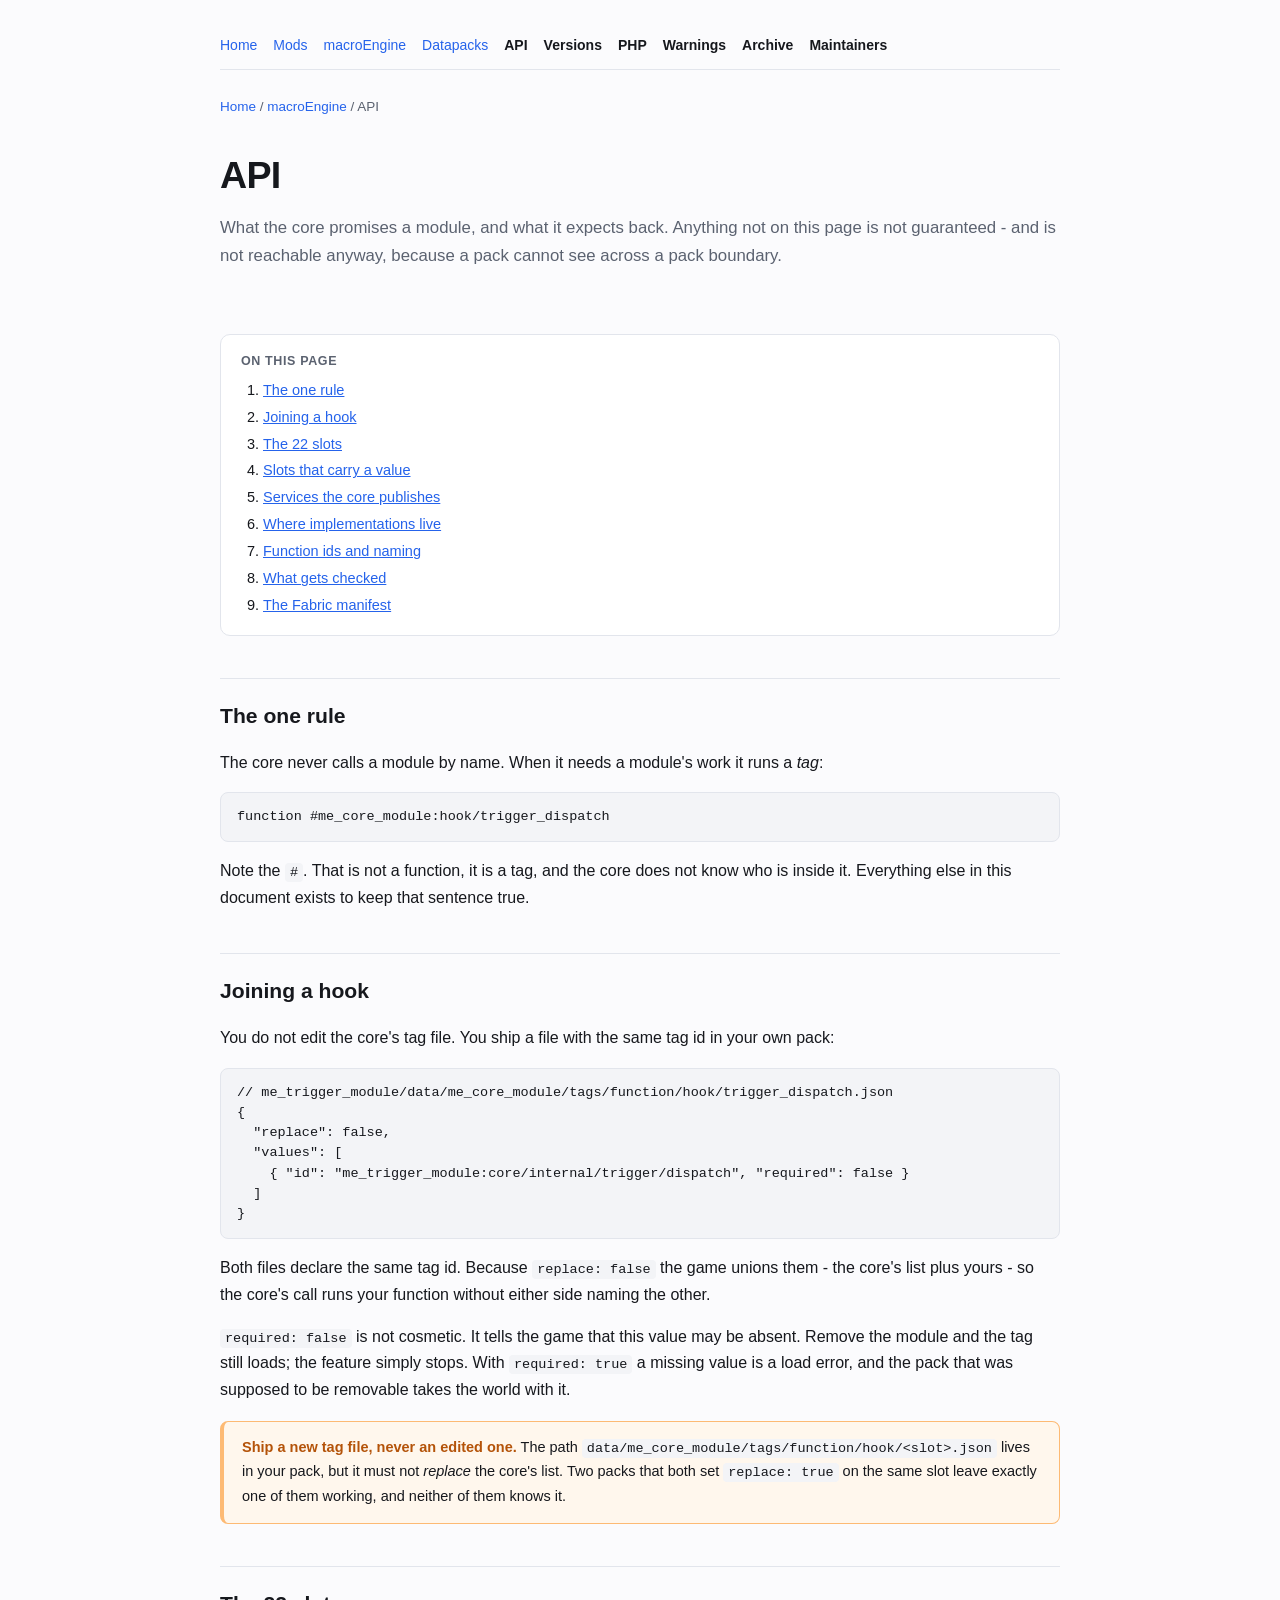
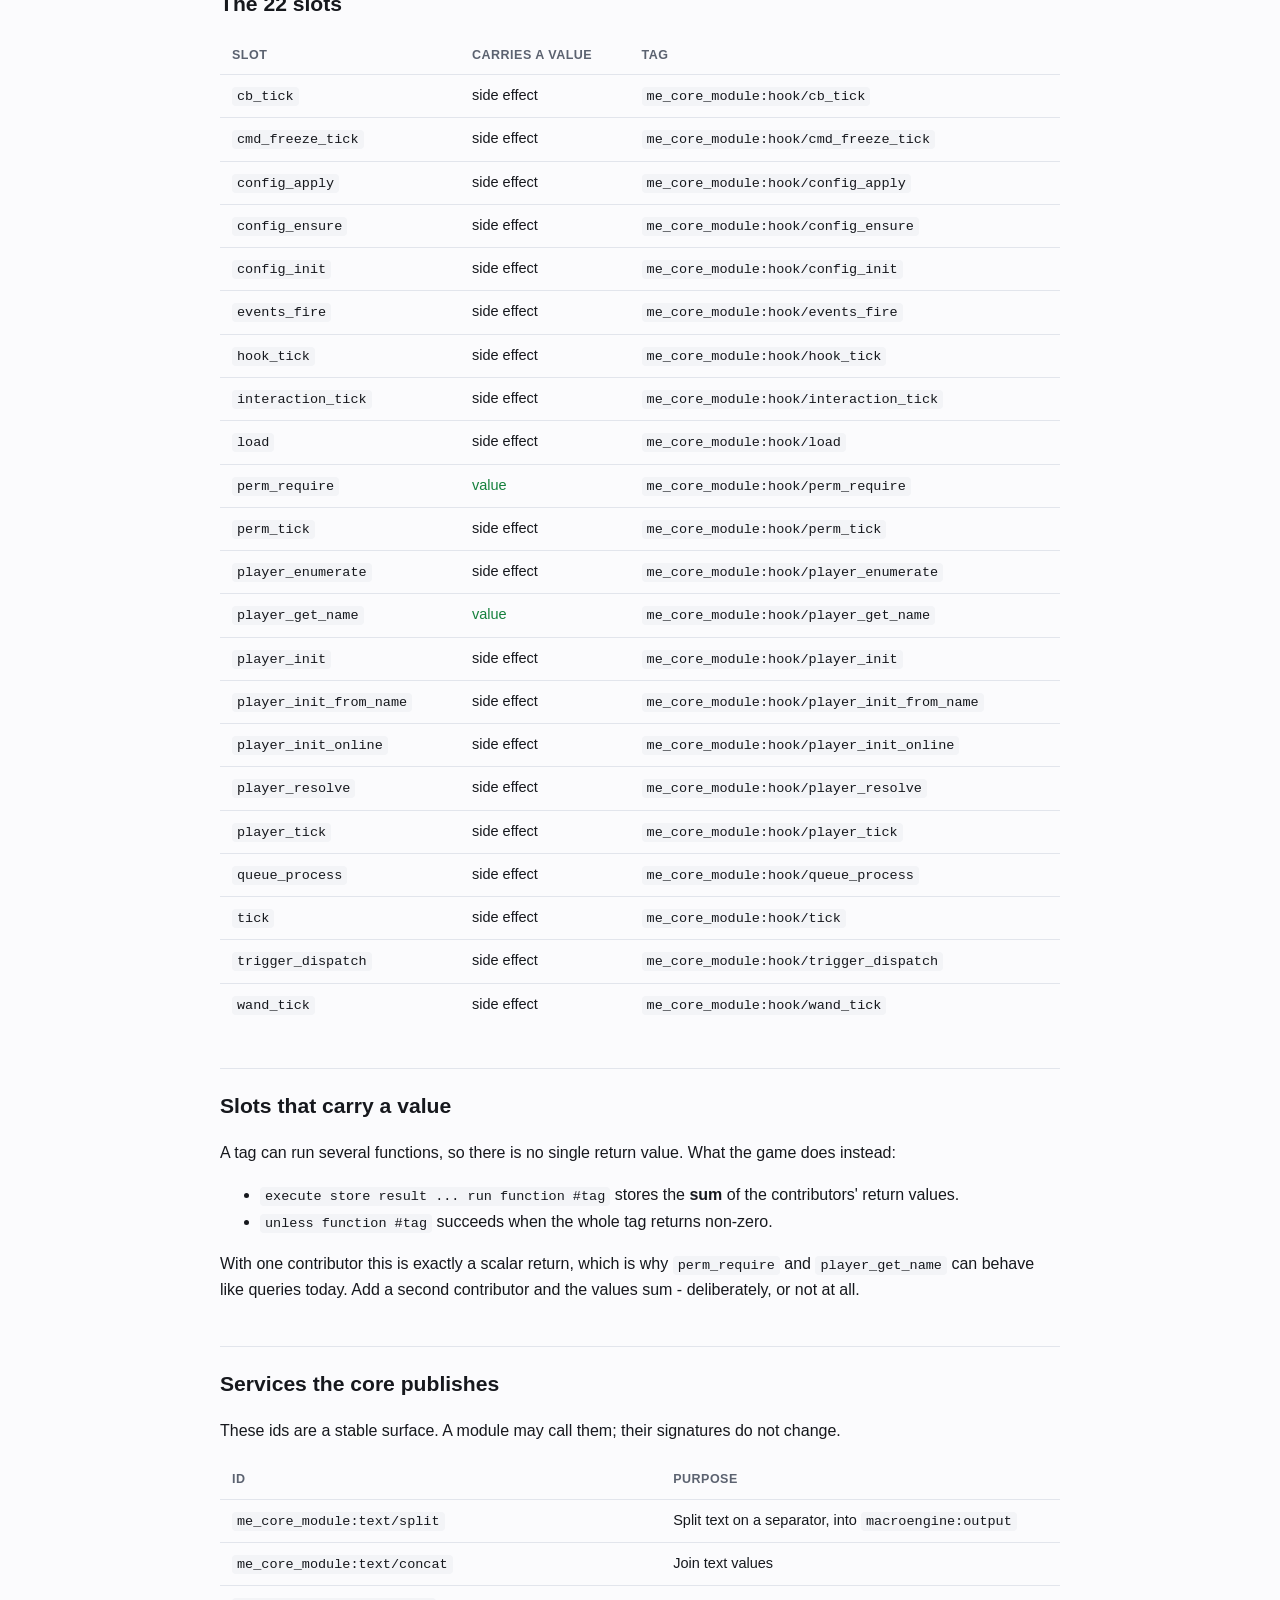
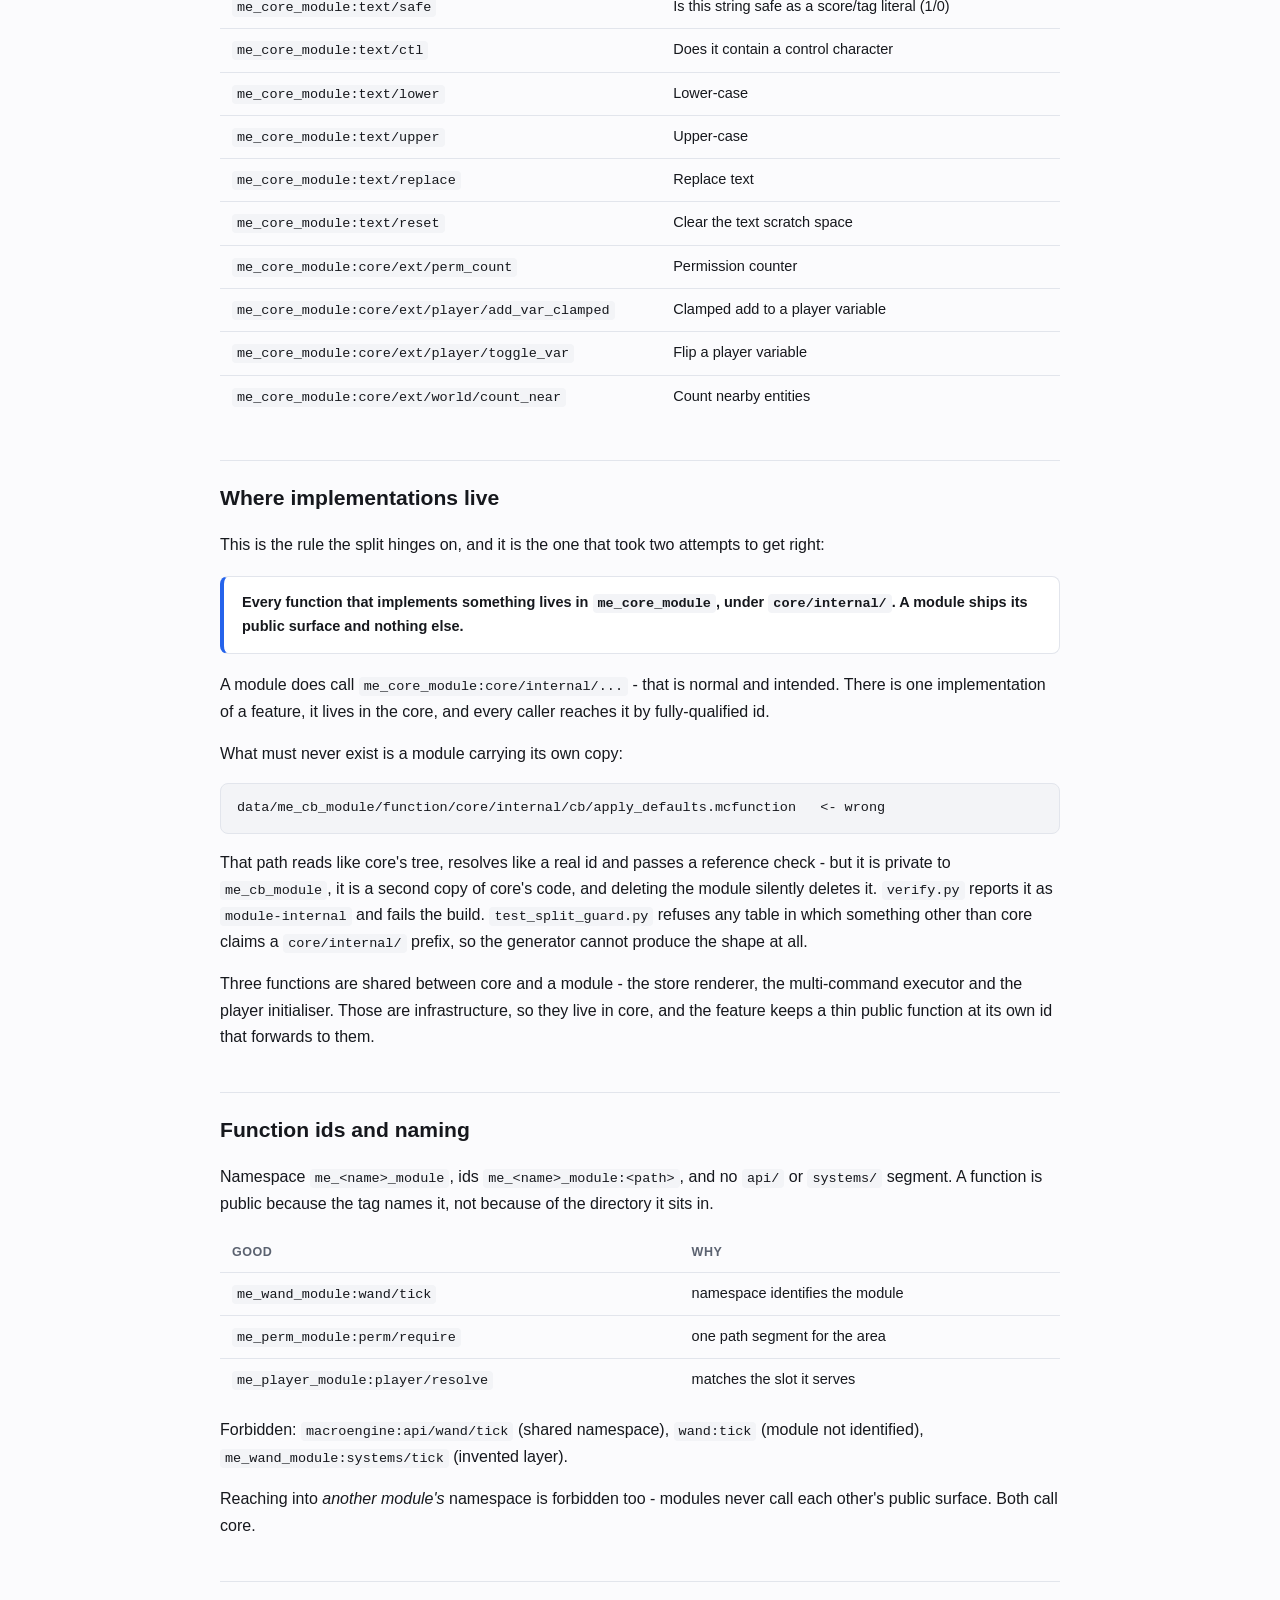
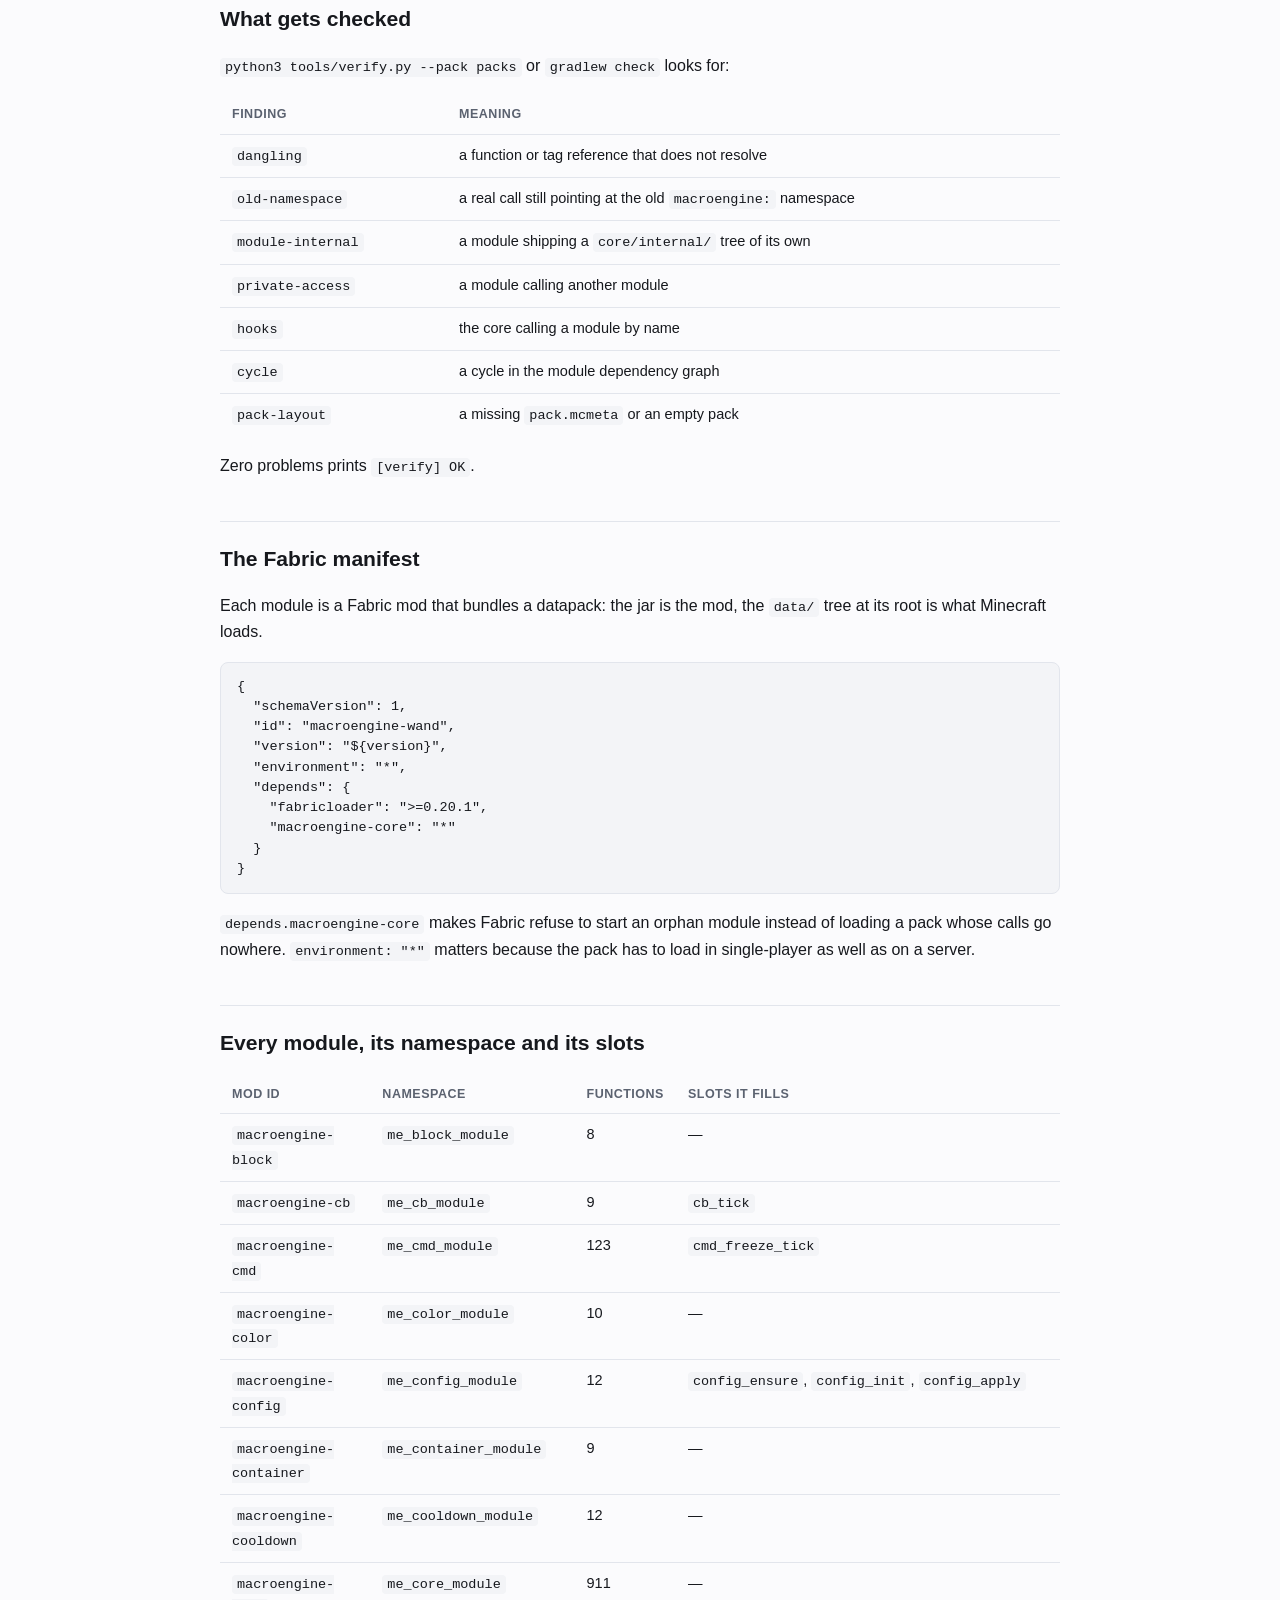
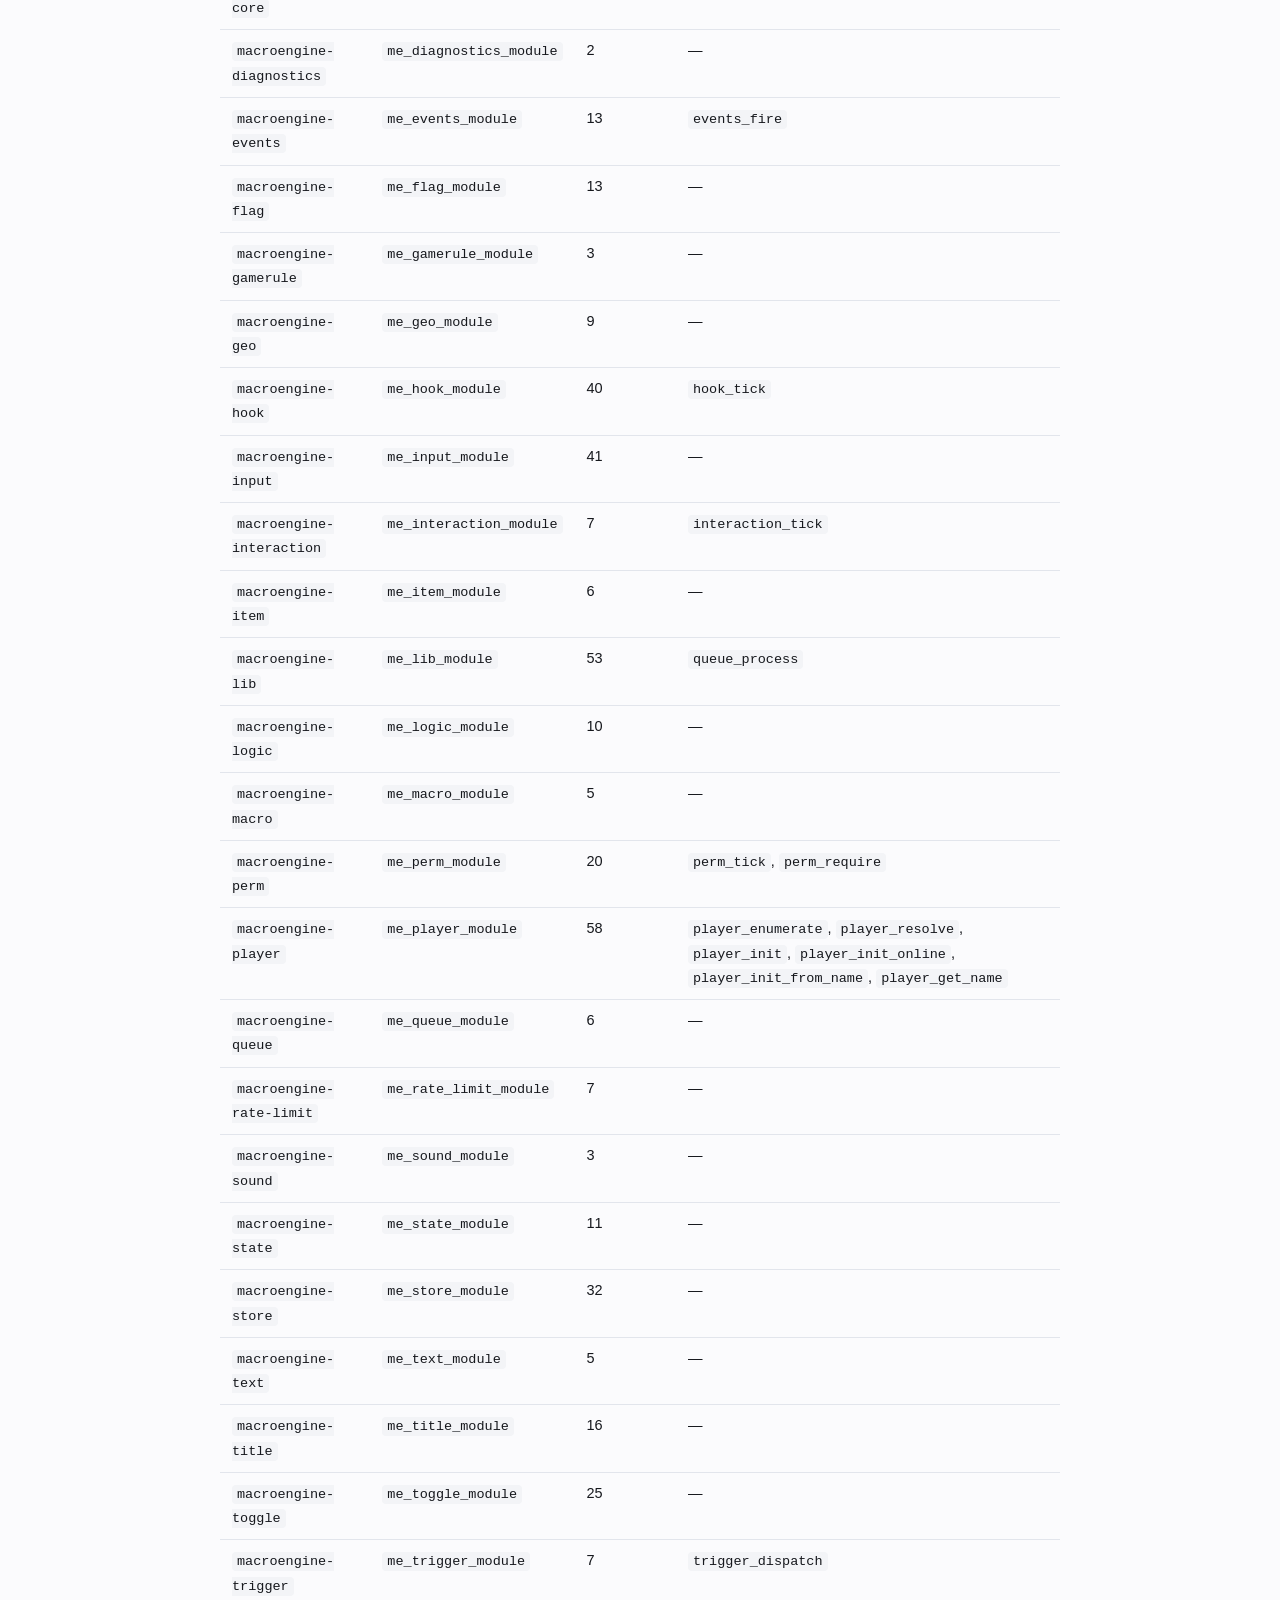
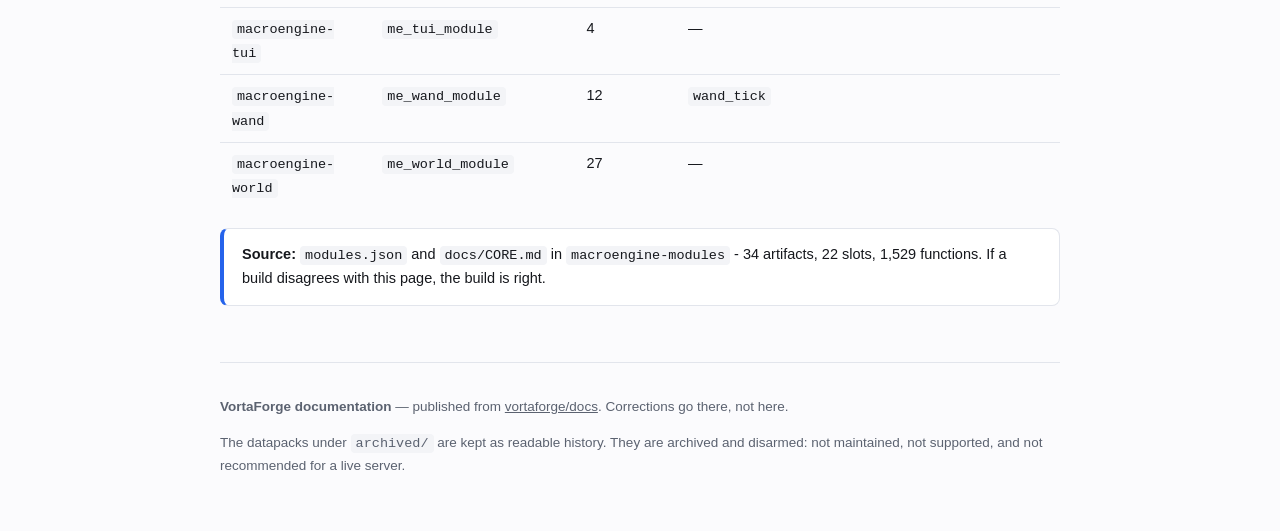
<file: docs/api.html>
<!DOCTYPE html>
<html lang="en">
<head>
<meta charset="utf-8">
<meta name="viewport" content="width=device-width, initial-scale=1">
<title>API &mdash; VortaForge documentation</title>
<meta name="description" content="macroEngine&#x27;s core contract: the 22 hook slots, how a module joins one, published services and what verify.py checks.">
<style>
/* ==========================================================================
   VortaForge docs - one stylesheet for every page.

   Why inline and not a linked file: the site is published to GitHub Pages and
   also rendered in an in-app preview that has no network access at all. A
   linked stylesheet is a network request, so it would disappear there. Every
   page therefore embeds this text in a <style> block, and tools/sync_style.py
   is what keeps those copies identical - it is not a build step, just a check
   and a copy so the seven near-duplicates that used to exist cannot come back.
   ========================================================================== */

:root {
  color-scheme: light dark;
  --bg: #fbfbfd;      --fg: #16181d;    --muted: #5b6270;
  --line: #e2e5ec;    --card: #ffffff;  --accent: #2563eb;
  --code: #f3f4f7;    --warn: #b45309;  --warnbg: #fff7ed;
  --warnline: #fdba74; --ok: #15803d;   --okbg: #f0fdf4;
  --okline: #86efac;
}

@media (prefers-color-scheme: dark) {
  :root {
    --bg: #0e1014;    --fg: #e8eaf0;    --muted: #9aa3b2;
    --line: #252a33;  --card: #151920;  --accent: #7ab7ff;
    --code: #1b2028;  --warn: #fbbf24;  --warnbg: #241a08;
    --warnline: #7c4a03; --ok: #4ade80; --okbg: #0a1f12;
    --okline: #14532d;
  }
}

* { box-sizing: border-box; }

body {
  margin: 0;
  background: var(--bg);
  color: var(--fg);
  font: 16px/1.65 -apple-system, BlinkMacSystemFont, "Segoe UI", Roboto, Helvetica, Arial, sans-serif;
}

.wrap { max-width: 880px; margin: 0 auto; padding: 34px 20px 80px; }

/* --- headings ------------------------------------------------------------ */

h1 { font-size: 2rem; margin: 0 0 8px; letter-spacing: -0.02em; }
h2 { font-size: 1.32rem; margin: 42px 0 12px; padding-top: 20px; border-top: 1px solid var(--line); }
h3 { font-size: 1.04rem; margin: 26px 0 8px; }
h4 { font-size: 0.95rem; margin: 20px 0 6px; color: var(--muted); text-transform: uppercase;
     letter-spacing: .05em; }

.sub { color: var(--muted); margin: 0 0 6px; font-size: 15px; }
.lede { font-size: 1.05rem; color: var(--muted); margin: 0 0 18px; }

a { color: var(--accent); }
a:hover { text-decoration-thickness: 2px; }

/* --- code ---------------------------------------------------------------- */

code, pre {
  font-family: ui-monospace, SFMono-Regular, Menlo, Consolas, monospace;
  font-size: 13.5px;
}
code { background: var(--code); padding: 2px 5px; border-radius: 4px; }
pre {
  background: var(--code);
  border: 1px solid var(--line);
  border-radius: 8px;
  padding: 14px 16px;
  overflow-x: auto;
  line-height: 1.5;
}
pre code { background: none; padding: 0; }

/* --- tables -------------------------------------------------------------- */

table { border-collapse: collapse; width: 100%; margin: 14px 0; font-size: 14.5px; }
th, td { text-align: left; padding: 9px 12px; border-bottom: 1px solid var(--line); vertical-align: top; }
th { font-weight: 600; color: var(--muted); font-size: 12.5px; text-transform: uppercase; letter-spacing: .04em; }
tbody tr:last-child td { border-bottom: none; }

/* --- callouts ------------------------------------------------------------ */

.note, .warnbox, .okbox {
  border-radius: 8px;
  padding: 14px 18px;
  margin: 18px 0;
  font-size: 14.5px;
}
.note { background: var(--card); border: 1px solid var(--line); border-left: 4px solid var(--accent); }
.warnbox { background: var(--warnbg); border: 1px solid var(--warnline); border-left: 4px solid var(--warnline); }
.warnbox strong { color: var(--warn); }
.okbox { background: var(--okbg); border: 1px solid var(--okline); border-left: 4px solid var(--okline); }
.okbox strong { color: var(--ok); }

/* --- layout helpers ------------------------------------------------------ */

.card { background: var(--card); border: 1px solid var(--line); border-radius: 10px; padding: 18px 20px; margin: 14px 0; }
.card h3 { margin-top: 0; }

.grid { display: grid; grid-template-columns: repeat(auto-fit, minmax(240px, 1fr)); gap: 14px; margin: 16px 0; }
.grid .card { margin: 0; }

.pill, .tag {
  display: inline-block;
  font-size: 12px;
  padding: 1px 8px;
  border-radius: 999px;
  border: 1px solid var(--line);
  background: var(--card);
  color: var(--muted);
  white-space: nowrap;
}
.tag { font-family: ui-monospace, SFMono-Regular, Menlo, Consolas, monospace; font-size: 11.5px; }
.yes { color: var(--ok); }
.no { color: var(--warn); }

/* --- table of contents --------------------------------------------------- */

.toc {
  background: var(--card);
  border: 1px solid var(--line);
  border-radius: 10px;
  padding: 14px 20px;
  margin: 20px 0 26px;
  font-size: 14.5px;
}
.toc ol, .toc ul { margin: 6px 0 0; padding-left: 22px; }
.toc li { margin: 3px 0; }
.toc strong { font-size: 12.5px; text-transform: uppercase; letter-spacing: .05em; color: var(--muted); }

/* --- hero and banner ----------------------------------------------------- */

.hero { padding: 10px 0 26px; }
.hero h1 { font-size: 2.35rem; }
.banner {
  background: var(--card);
  border: 1px solid var(--line);
  border-left: 4px solid var(--warnline);
  border-radius: 8px;
  padding: 12px 16px;
  margin: 0 0 22px;
  font-size: 14px;
}
.icon { font-size: 1.3rem; line-height: 1; margin-right: 6px; }

/* --- site navigation ----------------------------------------------------- */

.nav {
  border-bottom: 1px solid var(--line);
  margin: 0 0 26px;
  padding: 0 0 12px;
  font-size: 14px;
}
.nav a { margin-right: 16px; text-decoration: none; }
.nav a:hover { text-decoration: underline; }
.nav .here { color: var(--fg); font-weight: 600; }

.crumbs { color: var(--muted); font-size: 13.5px; margin: 0 0 16px; }
.crumbs a { text-decoration: none; }

footer {
  margin-top: 56px;
  padding-top: 20px;
  border-top: 1px solid var(--line);
  color: var(--muted);
  font-size: 13.5px;
}
footer a { color: var(--muted); }

/* --- print --------------------------------------------------------------- */

@media print {
  .nav, footer { display: none; }
  body { background: #fff; color: #000; }
  a { color: #000; text-decoration: underline; }
  pre, table { break-inside: avoid; }
}
</style>
</head>
<body>
<div class="wrap">
<nav class="nav"><a href="../index.html">Home</a><a href="../mods/index.html">Mods</a><a href="../macroengine/index.html">macroEngine</a><a href="../datapacks/index.html">Datapacks</a><a href="../docs/api.html" class="here">API</a><a href="../docs/versions.html" class="here">Versions</a><a href="../docs/php.html" class="here">PHP</a><a href="../docs/warnings.html" class="here">Warnings</a><a href="../docs/archive.html" class="here">Archive</a><a href="../docs/maintainers.html" class="here">Maintainers</a></nav>
<p class="crumbs"><a href="../index.html">Home</a> / <a href="../macroengine/index.html">macroEngine</a> / API</p>
<div class="hero">
  <h1>API</h1>
  <p class="lede">What the core promises a module, and what it expects back.
     Anything not on this page is not guaranteed - and is not reachable anyway,
     because a pack cannot see across a pack boundary.</p>
</div>

<div class="toc">
  <strong>On this page</strong>
  <ol>
    <li><a href="#rule">The one rule</a></li>
    <li><a href="#joining">Joining a hook</a></li>
    <li><a href="#slots">The 22 slots</a></li>
    <li><a href="#values">Slots that carry a value</a></li>
    <li><a href="#services">Services the core publishes</a></li>
    <li><a href="#internal">Where implementations live</a></li>
    <li><a href="#ids">Function ids and naming</a></li>
    <li><a href="#checks">What gets checked</a></li>
    <li><a href="#manifest">The Fabric manifest</a></li>
  </ol>
</div>

<h2 id="rule">The one rule</h2>
<p>The core never calls a module by name. When it needs a module's work it runs
   a <em>tag</em>:</p>

<pre><code>function #me_core_module:hook/trigger_dispatch</code></pre>

<p>Note the <code>#</code>. That is not a function, it is a tag, and the core
   does not know who is inside it. Everything else in this document exists to
   keep that sentence true.</p>

<h2 id="joining">Joining a hook</h2>
<p>You do not edit the core's tag file. You ship a file with the same tag id in
   your own pack:</p>

<pre><code>// me_trigger_module/data/me_core_module/tags/function/hook/trigger_dispatch.json
{
  "replace": false,
  "values": [
    { "id": "me_trigger_module:core/internal/trigger/dispatch", "required": false }
  ]
}</code></pre>

<p>Both files declare the same tag id. Because <code>replace: false</code> the
   game unions them - the core's list plus yours - so the core's call runs your
   function without either side naming the other.</p>

<p><code>required: false</code> is not cosmetic. It tells the game that this
   value may be absent. Remove the module and the tag still loads; the feature
   simply stops. With <code>required: true</code> a missing value is a load
   error, and the pack that was supposed to be removable takes the world with
   it.</p>

<div class="warnbox">
  <strong>Ship a new tag file, never an edited one.</strong> The path
  <code>data/me_core_module/tags/function/hook/&lt;slot&gt;.json</code> lives in
  your pack, but it must not <em>replace</em> the core's list. Two packs that
  both set <code>replace: true</code> on the same slot leave exactly one of them
  working, and neither of them knows it.
</div>

<h2 id="slots">The 22 slots</h2>
<table>
  <thead><tr><th>Slot</th><th>Carries a value</th><th>Tag</th></tr></thead>
  <tbody>
    <tr><td><code>cb_tick</code></td><td>side effect</td><td><code>me_core_module:hook/cb_tick</code></td></tr>
    <tr><td><code>cmd_freeze_tick</code></td><td>side effect</td><td><code>me_core_module:hook/cmd_freeze_tick</code></td></tr>
    <tr><td><code>config_apply</code></td><td>side effect</td><td><code>me_core_module:hook/config_apply</code></td></tr>
    <tr><td><code>config_ensure</code></td><td>side effect</td><td><code>me_core_module:hook/config_ensure</code></td></tr>
    <tr><td><code>config_init</code></td><td>side effect</td><td><code>me_core_module:hook/config_init</code></td></tr>
    <tr><td><code>events_fire</code></td><td>side effect</td><td><code>me_core_module:hook/events_fire</code></td></tr>
    <tr><td><code>hook_tick</code></td><td>side effect</td><td><code>me_core_module:hook/hook_tick</code></td></tr>
    <tr><td><code>interaction_tick</code></td><td>side effect</td><td><code>me_core_module:hook/interaction_tick</code></td></tr>
    <tr><td><code>load</code></td><td>side effect</td><td><code>me_core_module:hook/load</code></td></tr>
    <tr><td><code>perm_require</code></td><td><span class=yes>value</span></td><td><code>me_core_module:hook/perm_require</code></td></tr>
    <tr><td><code>perm_tick</code></td><td>side effect</td><td><code>me_core_module:hook/perm_tick</code></td></tr>
    <tr><td><code>player_enumerate</code></td><td>side effect</td><td><code>me_core_module:hook/player_enumerate</code></td></tr>
    <tr><td><code>player_get_name</code></td><td><span class=yes>value</span></td><td><code>me_core_module:hook/player_get_name</code></td></tr>
    <tr><td><code>player_init</code></td><td>side effect</td><td><code>me_core_module:hook/player_init</code></td></tr>
    <tr><td><code>player_init_from_name</code></td><td>side effect</td><td><code>me_core_module:hook/player_init_from_name</code></td></tr>
    <tr><td><code>player_init_online</code></td><td>side effect</td><td><code>me_core_module:hook/player_init_online</code></td></tr>
    <tr><td><code>player_resolve</code></td><td>side effect</td><td><code>me_core_module:hook/player_resolve</code></td></tr>
    <tr><td><code>player_tick</code></td><td>side effect</td><td><code>me_core_module:hook/player_tick</code></td></tr>
    <tr><td><code>queue_process</code></td><td>side effect</td><td><code>me_core_module:hook/queue_process</code></td></tr>
    <tr><td><code>tick</code></td><td>side effect</td><td><code>me_core_module:hook/tick</code></td></tr>
    <tr><td><code>trigger_dispatch</code></td><td>side effect</td><td><code>me_core_module:hook/trigger_dispatch</code></td></tr>
    <tr><td><code>wand_tick</code></td><td>side effect</td><td><code>me_core_module:hook/wand_tick</code></td></tr>
  </tbody>
</table>

<h2 id="values">Slots that carry a value</h2>
<p>A tag can run several functions, so there is no single return value. What the
   game does instead:</p>
<ul>
  <li><code>execute store result ... run function #tag</code> stores the
      <strong>sum</strong> of the contributors' return values.</li>
  <li><code>unless function #tag</code> succeeds when the whole tag returns
      non-zero.</li>
</ul>
<p>With one contributor this is exactly a scalar return, which is why
   <code>perm_require</code> and <code>player_get_name</code> can behave like
   queries today. Add a second contributor and the values sum - deliberately, or
   not at all.</p>

<h2 id="services">Services the core publishes</h2>
<p>These ids are a stable surface. A module may call them; their signatures do
   not change.</p>
<table>
  <thead><tr><th>Id</th><th>Purpose</th></tr></thead>
  <tbody>
    <tr><td><code>me_core_module:text/split</code></td><td>Split text on a separator, into <code>macroengine:output</code></td></tr>
    <tr><td><code>me_core_module:text/concat</code></td><td>Join text values</td></tr>
    <tr><td><code>me_core_module:text/safe</code></td><td>Is this string safe as a score/tag literal (1/0)</td></tr>
    <tr><td><code>me_core_module:text/ctl</code></td><td>Does it contain a control character</td></tr>
    <tr><td><code>me_core_module:text/lower</code></td><td>Lower-case</td></tr>
    <tr><td><code>me_core_module:text/upper</code></td><td>Upper-case</td></tr>
    <tr><td><code>me_core_module:text/replace</code></td><td>Replace text</td></tr>
    <tr><td><code>me_core_module:text/reset</code></td><td>Clear the text scratch space</td></tr>
    <tr><td><code>me_core_module:core/ext/perm_count</code></td><td>Permission counter</td></tr>
    <tr><td><code>me_core_module:core/ext/player/add_var_clamped</code></td><td>Clamped add to a player variable</td></tr>
    <tr><td><code>me_core_module:core/ext/player/toggle_var</code></td><td>Flip a player variable</td></tr>
    <tr><td><code>me_core_module:core/ext/world/count_near</code></td><td>Count nearby entities</td></tr>
  </tbody>
</table>

<h2 id="internal">Where implementations live</h2>
<p>This is the rule the split hinges on, and it is the one that took two
   attempts to get right:</p>

<div class="note">
  <strong>Every function that implements something lives in
  <code>me_core_module</code>, under <code>core/internal/</code>. A module ships
  its public surface and nothing else.</strong>
</div>

<p>A module does call <code>me_core_module:core/internal/...</code> - that is
   normal and intended. There is one implementation of a feature, it lives in the
   core, and every caller reaches it by fully-qualified id.</p>

<p>What must never exist is a module carrying its own copy:</p>

<pre><code>data/me_cb_module/function/core/internal/cb/apply_defaults.mcfunction   &lt;- wrong</code></pre>

<p>That path reads like core's tree, resolves like a real id and passes a
   reference check - but it is private to <code>me_cb_module</code>, it is a
   second copy of core's code, and deleting the module silently deletes it.
   <code>verify.py</code> reports it as <code>module-internal</code> and fails the
   build. <code>test_split_guard.py</code> refuses any table in which something
   other than core claims a <code>core/internal/</code> prefix, so the generator
   cannot produce the shape at all.</p>

<p>Three functions are shared between core and a module - the store renderer,
   the multi-command executor and the player initialiser. Those are
   infrastructure, so they live in core, and the feature keeps a thin public
   function at its own id that forwards to them.</p>

<h2 id="ids">Function ids and naming</h2>
<p>Namespace <code>me_&lt;name&gt;_module</code>, ids
   <code>me_&lt;name&gt;_module:&lt;path&gt;</code>, and no <code>api/</code> or
   <code>systems/</code> segment. A function is public because the tag names it,
   not because of the directory it sits in.</p>

<table>
  <thead><tr><th>Good</th><th>Why</th></tr></thead>
  <tbody>
    <tr><td><code>me_wand_module:wand/tick</code></td><td>namespace identifies the module</td></tr>
    <tr><td><code>me_perm_module:perm/require</code></td><td>one path segment for the area</td></tr>
    <tr><td><code>me_player_module:player/resolve</code></td><td>matches the slot it serves</td></tr>
  </tbody>
</table>
<p>Forbidden: <code>macroengine:api/wand/tick</code> (shared namespace),
   <code>wand:tick</code> (module not identified),
   <code>me_wand_module:systems/tick</code> (invented layer).</p>

<p>Reaching into <em>another module's</em> namespace is forbidden too - modules
   never call each other's public surface. Both call core.</p>

<h2 id="checks">What gets checked</h2>
<p><code>python3 tools/verify.py --pack packs</code> or <code>gradlew check</code>
   looks for:</p>
<table>
  <thead><tr><th>Finding</th><th>Meaning</th></tr></thead>
  <tbody>
    <tr><td><code>dangling</code></td><td>a function or tag reference that does not resolve</td></tr>
    <tr><td><code>old-namespace</code></td><td>a real call still pointing at the old <code>macroengine:</code> namespace</td></tr>
    <tr><td><code>module-internal</code></td><td>a module shipping a <code>core/internal/</code> tree of its own</td></tr>
    <tr><td><code>private-access</code></td><td>a module calling another module</td></tr>
    <tr><td><code>hooks</code></td><td>the core calling a module by name</td></tr>
    <tr><td><code>cycle</code></td><td>a cycle in the module dependency graph</td></tr>
    <tr><td><code>pack-layout</code></td><td>a missing <code>pack.mcmeta</code> or an empty pack</td></tr>
  </tbody>
</table>
<p>Zero problems prints <code>[verify] OK</code>.</p>

<h2 id="manifest">The Fabric manifest</h2>
<p>Each module is a Fabric mod that bundles a datapack: the jar is the mod, the
   <code>data/</code> tree at its root is what Minecraft loads.</p>

<pre><code>{
  "schemaVersion": 1,
  "id": "macroengine-wand",
  "version": "${version}",
  "environment": "*",
  "depends": {
    "fabricloader": "&gt;=0.20.1",
    "macroengine-core": "*"
  }
}</code></pre>

<p><code>depends.macroengine-core</code> makes Fabric refuse to start an orphan
   module instead of loading a pack whose calls go nowhere.
   <code>environment: "*"</code> matters because the pack has to load in
   single-player as well as on a server.</p>

<h2>Every module, its namespace and its slots</h2>
<table>
  <thead><tr><th>Mod id</th><th>Namespace</th><th>Functions</th><th>Slots it fills</th></tr></thead>
  <tbody>
    <tr><td><code>macroengine-block</code></td><td><code>me_block_module</code></td><td>8</td><td>&mdash;</td></tr>
    <tr><td><code>macroengine-cb</code></td><td><code>me_cb_module</code></td><td>9</td><td><code>cb_tick</code></td></tr>
    <tr><td><code>macroengine-cmd</code></td><td><code>me_cmd_module</code></td><td>123</td><td><code>cmd_freeze_tick</code></td></tr>
    <tr><td><code>macroengine-color</code></td><td><code>me_color_module</code></td><td>10</td><td>&mdash;</td></tr>
    <tr><td><code>macroengine-config</code></td><td><code>me_config_module</code></td><td>12</td><td><code>config_ensure</code>, <code>config_init</code>, <code>config_apply</code></td></tr>
    <tr><td><code>macroengine-container</code></td><td><code>me_container_module</code></td><td>9</td><td>&mdash;</td></tr>
    <tr><td><code>macroengine-cooldown</code></td><td><code>me_cooldown_module</code></td><td>12</td><td>&mdash;</td></tr>
    <tr><td><code>macroengine-core</code></td><td><code>me_core_module</code></td><td>911</td><td>&mdash;</td></tr>
    <tr><td><code>macroengine-diagnostics</code></td><td><code>me_diagnostics_module</code></td><td>2</td><td>&mdash;</td></tr>
    <tr><td><code>macroengine-events</code></td><td><code>me_events_module</code></td><td>13</td><td><code>events_fire</code></td></tr>
    <tr><td><code>macroengine-flag</code></td><td><code>me_flag_module</code></td><td>13</td><td>&mdash;</td></tr>
    <tr><td><code>macroengine-gamerule</code></td><td><code>me_gamerule_module</code></td><td>3</td><td>&mdash;</td></tr>
    <tr><td><code>macroengine-geo</code></td><td><code>me_geo_module</code></td><td>9</td><td>&mdash;</td></tr>
    <tr><td><code>macroengine-hook</code></td><td><code>me_hook_module</code></td><td>40</td><td><code>hook_tick</code></td></tr>
    <tr><td><code>macroengine-input</code></td><td><code>me_input_module</code></td><td>41</td><td>&mdash;</td></tr>
    <tr><td><code>macroengine-interaction</code></td><td><code>me_interaction_module</code></td><td>7</td><td><code>interaction_tick</code></td></tr>
    <tr><td><code>macroengine-item</code></td><td><code>me_item_module</code></td><td>6</td><td>&mdash;</td></tr>
    <tr><td><code>macroengine-lib</code></td><td><code>me_lib_module</code></td><td>53</td><td><code>queue_process</code></td></tr>
    <tr><td><code>macroengine-logic</code></td><td><code>me_logic_module</code></td><td>10</td><td>&mdash;</td></tr>
    <tr><td><code>macroengine-macro</code></td><td><code>me_macro_module</code></td><td>5</td><td>&mdash;</td></tr>
    <tr><td><code>macroengine-perm</code></td><td><code>me_perm_module</code></td><td>20</td><td><code>perm_tick</code>, <code>perm_require</code></td></tr>
    <tr><td><code>macroengine-player</code></td><td><code>me_player_module</code></td><td>58</td><td><code>player_enumerate</code>, <code>player_resolve</code>, <code>player_init</code>, <code>player_init_online</code>, <code>player_init_from_name</code>, <code>player_get_name</code></td></tr>
    <tr><td><code>macroengine-queue</code></td><td><code>me_queue_module</code></td><td>6</td><td>&mdash;</td></tr>
    <tr><td><code>macroengine-rate-limit</code></td><td><code>me_rate_limit_module</code></td><td>7</td><td>&mdash;</td></tr>
    <tr><td><code>macroengine-sound</code></td><td><code>me_sound_module</code></td><td>3</td><td>&mdash;</td></tr>
    <tr><td><code>macroengine-state</code></td><td><code>me_state_module</code></td><td>11</td><td>&mdash;</td></tr>
    <tr><td><code>macroengine-store</code></td><td><code>me_store_module</code></td><td>32</td><td>&mdash;</td></tr>
    <tr><td><code>macroengine-text</code></td><td><code>me_text_module</code></td><td>5</td><td>&mdash;</td></tr>
    <tr><td><code>macroengine-title</code></td><td><code>me_title_module</code></td><td>16</td><td>&mdash;</td></tr>
    <tr><td><code>macroengine-toggle</code></td><td><code>me_toggle_module</code></td><td>25</td><td>&mdash;</td></tr>
    <tr><td><code>macroengine-trigger</code></td><td><code>me_trigger_module</code></td><td>7</td><td><code>trigger_dispatch</code></td></tr>
    <tr><td><code>macroengine-tui</code></td><td><code>me_tui_module</code></td><td>4</td><td>&mdash;</td></tr>
    <tr><td><code>macroengine-wand</code></td><td><code>me_wand_module</code></td><td>12</td><td><code>wand_tick</code></td></tr>
    <tr><td><code>macroengine-world</code></td><td><code>me_world_module</code></td><td>27</td><td>&mdash;</td></tr>
  </tbody>
</table>

<div class="note">
  <strong>Source:</strong> <code>modules.json</code> and
  <code>docs/CORE.md</code> in <code>macroengine-modules</code> - 34 artifacts,
  22 slots, 1,529 functions. If a build disagrees with this page, the build is
  right.
</div>
<footer>
  <p><strong>VortaForge documentation</strong> &mdash; published from <a href="https://github.com/vortaforge/docs">vortaforge/docs</a>. Corrections go there, not here.</p>
  <p>The datapacks under <code>archived/</code> are kept as readable history. They are archived and disarmed: not maintained, not supported, and not recommended for a live server.</p>
</footer>
</div>
</body>
</html>
</file>
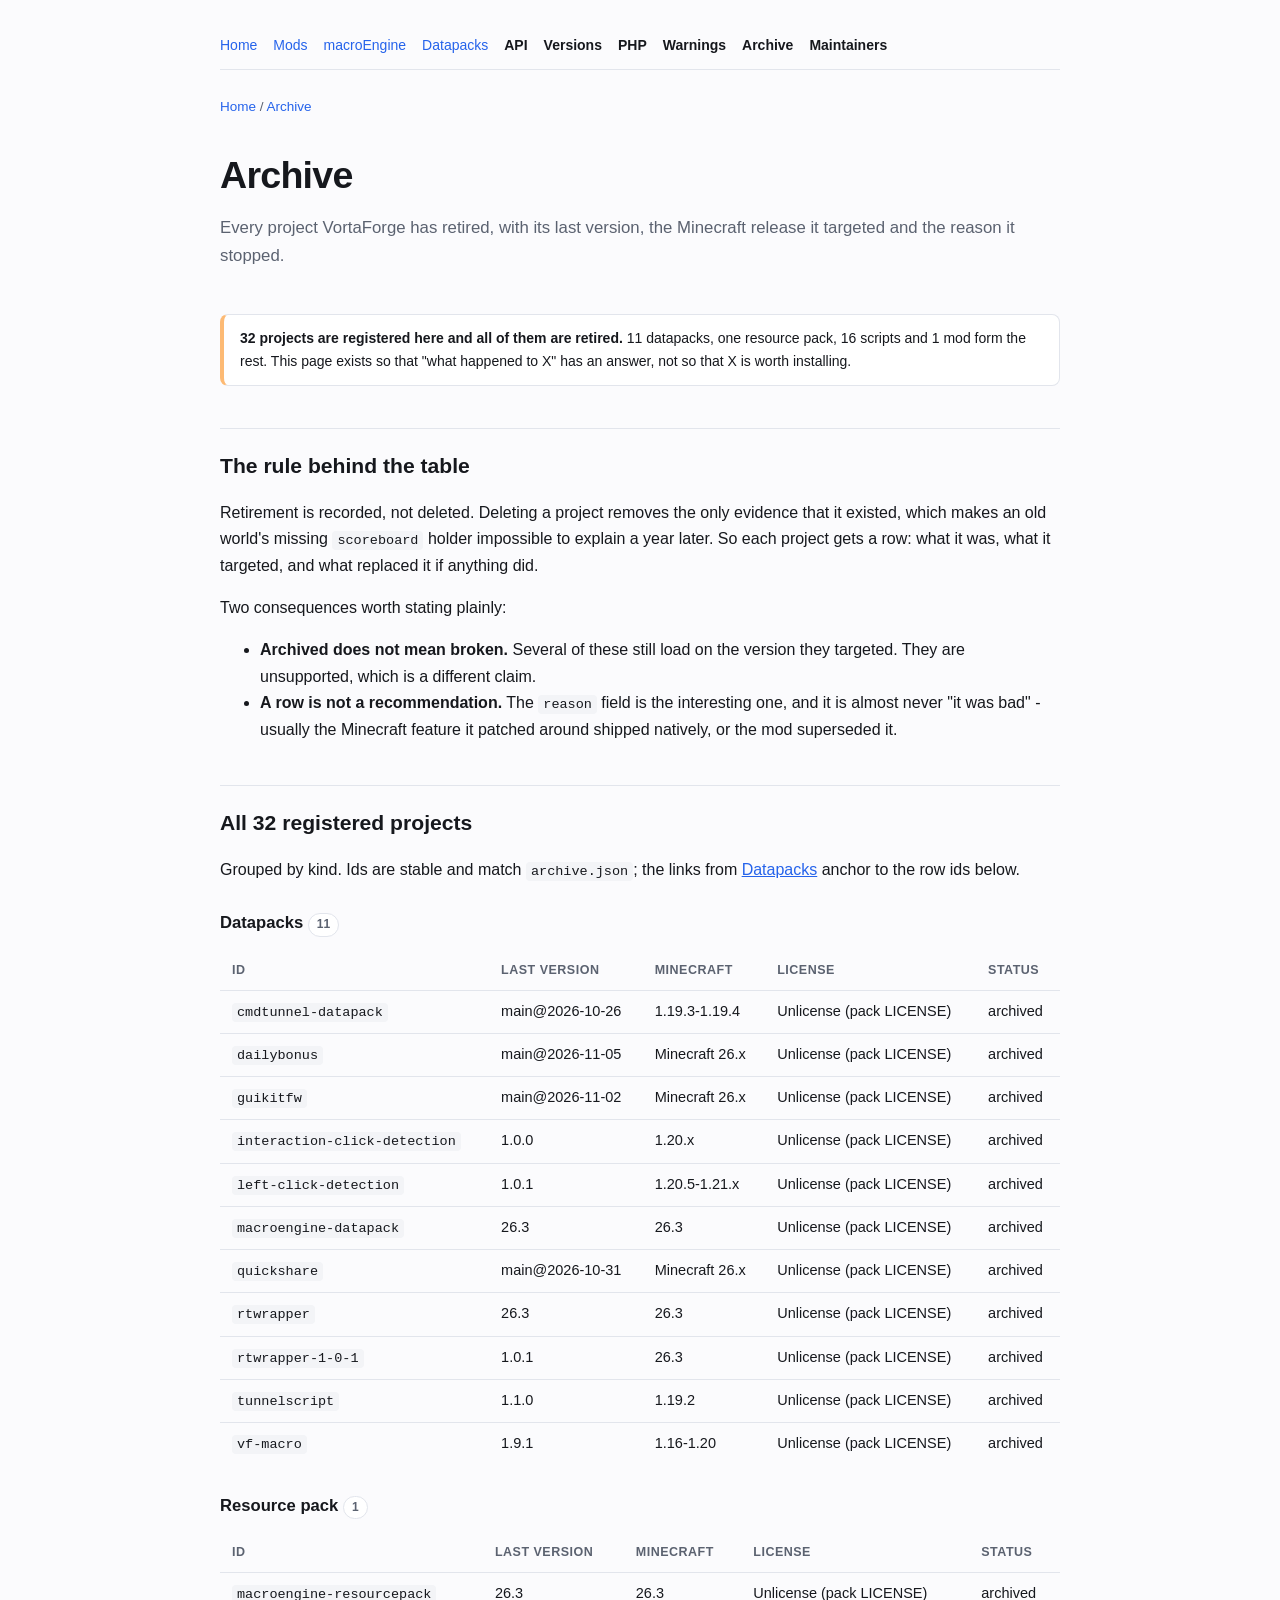
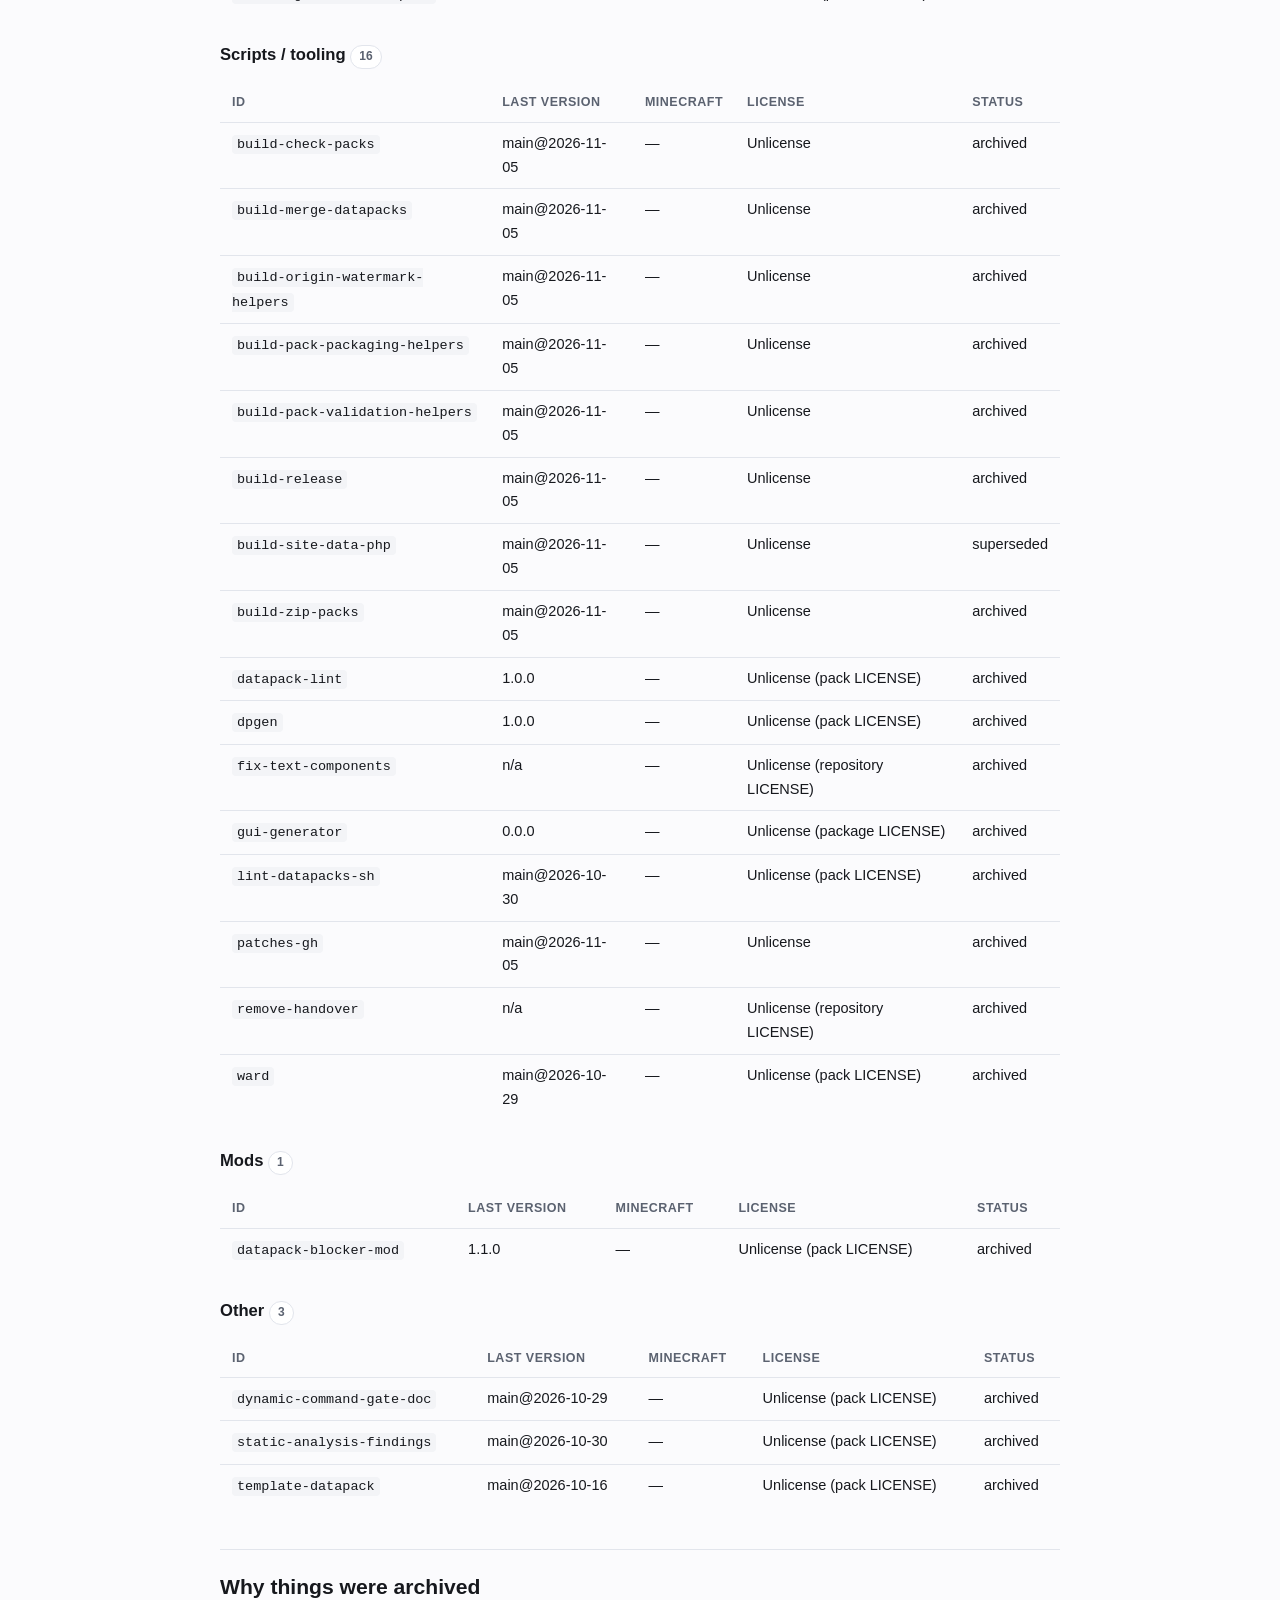
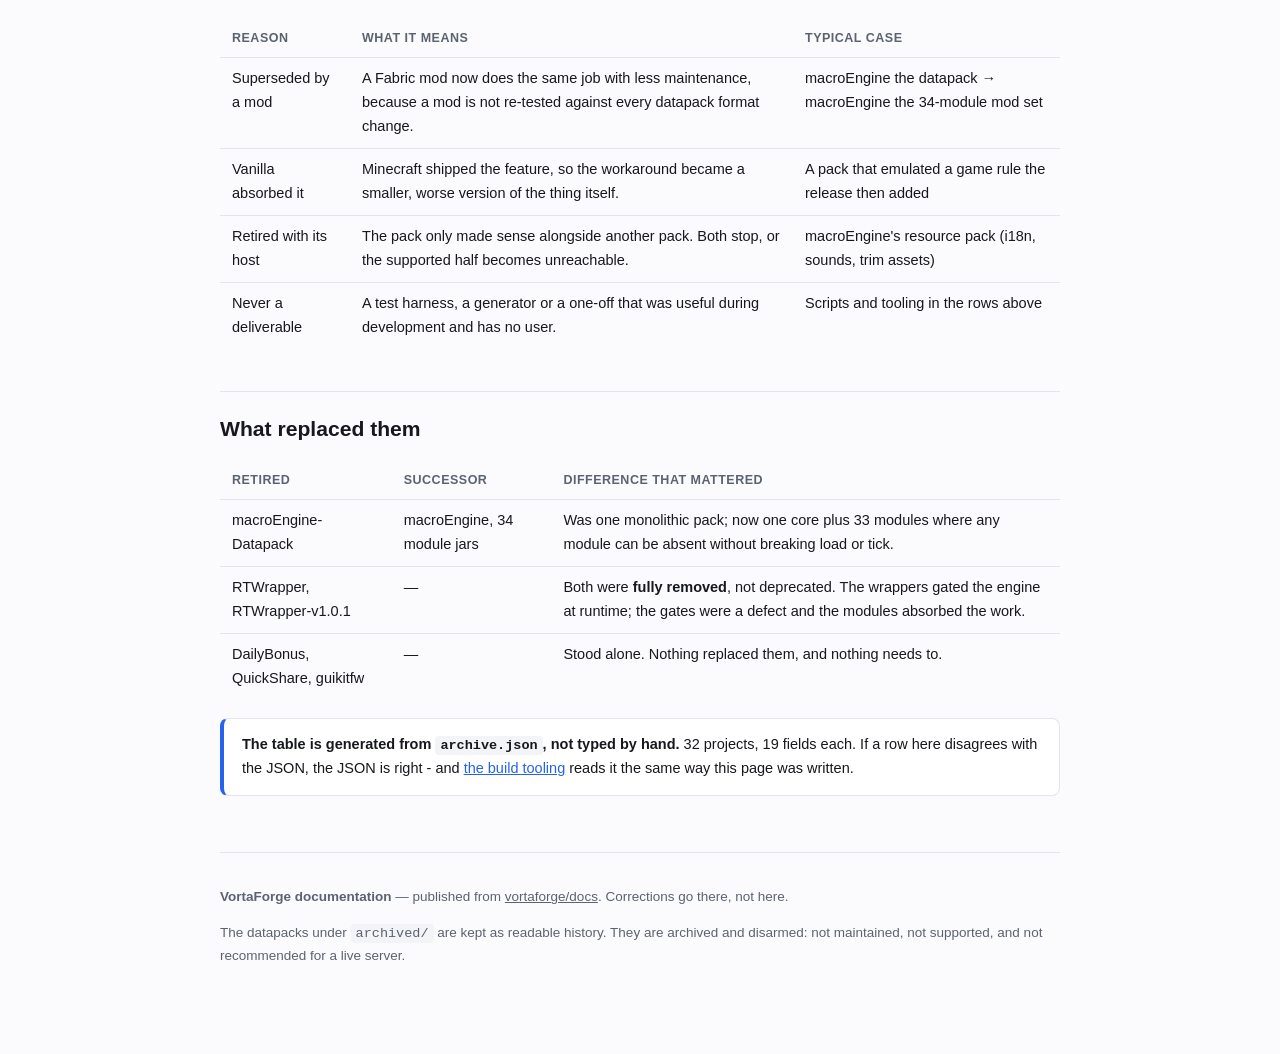
<file: docs/archive.html>
<!DOCTYPE html>
<html lang="en">
<head>
<meta charset="utf-8">
<meta name="viewport" content="width=device-width, initial-scale=1">
<title>Archive &mdash; VortaForge documentation</title>
<meta name="description" content="All 32 retired VortaForge projects: last version, target Minecraft release, and the reason each was archived.">
<style>
/* ==========================================================================
   VortaForge docs - one stylesheet for every page.

   Why inline and not a linked file: the site is published to GitHub Pages and
   also rendered in an in-app preview that has no network access at all. A
   linked stylesheet is a network request, so it would disappear there. Every
   page therefore embeds this text in a <style> block, and tools/sync_style.py
   is what keeps those copies identical - it is not a build step, just a check
   and a copy so the seven near-duplicates that used to exist cannot come back.
   ========================================================================== */

:root {
  color-scheme: light dark;
  --bg: #fbfbfd;      --fg: #16181d;    --muted: #5b6270;
  --line: #e2e5ec;    --card: #ffffff;  --accent: #2563eb;
  --code: #f3f4f7;    --warn: #b45309;  --warnbg: #fff7ed;
  --warnline: #fdba74; --ok: #15803d;   --okbg: #f0fdf4;
  --okline: #86efac;
}

@media (prefers-color-scheme: dark) {
  :root {
    --bg: #0e1014;    --fg: #e8eaf0;    --muted: #9aa3b2;
    --line: #252a33;  --card: #151920;  --accent: #7ab7ff;
    --code: #1b2028;  --warn: #fbbf24;  --warnbg: #241a08;
    --warnline: #7c4a03; --ok: #4ade80; --okbg: #0a1f12;
    --okline: #14532d;
  }
}

* { box-sizing: border-box; }

body {
  margin: 0;
  background: var(--bg);
  color: var(--fg);
  font: 16px/1.65 -apple-system, BlinkMacSystemFont, "Segoe UI", Roboto, Helvetica, Arial, sans-serif;
}

.wrap { max-width: 880px; margin: 0 auto; padding: 34px 20px 80px; }

/* --- headings ------------------------------------------------------------ */

h1 { font-size: 2rem; margin: 0 0 8px; letter-spacing: -0.02em; }
h2 { font-size: 1.32rem; margin: 42px 0 12px; padding-top: 20px; border-top: 1px solid var(--line); }
h3 { font-size: 1.04rem; margin: 26px 0 8px; }
h4 { font-size: 0.95rem; margin: 20px 0 6px; color: var(--muted); text-transform: uppercase;
     letter-spacing: .05em; }

.sub { color: var(--muted); margin: 0 0 6px; font-size: 15px; }
.lede { font-size: 1.05rem; color: var(--muted); margin: 0 0 18px; }

a { color: var(--accent); }
a:hover { text-decoration-thickness: 2px; }

/* --- code ---------------------------------------------------------------- */

code, pre {
  font-family: ui-monospace, SFMono-Regular, Menlo, Consolas, monospace;
  font-size: 13.5px;
}
code { background: var(--code); padding: 2px 5px; border-radius: 4px; }
pre {
  background: var(--code);
  border: 1px solid var(--line);
  border-radius: 8px;
  padding: 14px 16px;
  overflow-x: auto;
  line-height: 1.5;
}
pre code { background: none; padding: 0; }

/* --- tables -------------------------------------------------------------- */

table { border-collapse: collapse; width: 100%; margin: 14px 0; font-size: 14.5px; }
th, td { text-align: left; padding: 9px 12px; border-bottom: 1px solid var(--line); vertical-align: top; }
th { font-weight: 600; color: var(--muted); font-size: 12.5px; text-transform: uppercase; letter-spacing: .04em; }
tbody tr:last-child td { border-bottom: none; }

/* --- callouts ------------------------------------------------------------ */

.note, .warnbox, .okbox {
  border-radius: 8px;
  padding: 14px 18px;
  margin: 18px 0;
  font-size: 14.5px;
}
.note { background: var(--card); border: 1px solid var(--line); border-left: 4px solid var(--accent); }
.warnbox { background: var(--warnbg); border: 1px solid var(--warnline); border-left: 4px solid var(--warnline); }
.warnbox strong { color: var(--warn); }
.okbox { background: var(--okbg); border: 1px solid var(--okline); border-left: 4px solid var(--okline); }
.okbox strong { color: var(--ok); }

/* --- layout helpers ------------------------------------------------------ */

.card { background: var(--card); border: 1px solid var(--line); border-radius: 10px; padding: 18px 20px; margin: 14px 0; }
.card h3 { margin-top: 0; }

.grid { display: grid; grid-template-columns: repeat(auto-fit, minmax(240px, 1fr)); gap: 14px; margin: 16px 0; }
.grid .card { margin: 0; }

.pill, .tag {
  display: inline-block;
  font-size: 12px;
  padding: 1px 8px;
  border-radius: 999px;
  border: 1px solid var(--line);
  background: var(--card);
  color: var(--muted);
  white-space: nowrap;
}
.tag { font-family: ui-monospace, SFMono-Regular, Menlo, Consolas, monospace; font-size: 11.5px; }
.yes { color: var(--ok); }
.no { color: var(--warn); }

/* --- table of contents --------------------------------------------------- */

.toc {
  background: var(--card);
  border: 1px solid var(--line);
  border-radius: 10px;
  padding: 14px 20px;
  margin: 20px 0 26px;
  font-size: 14.5px;
}
.toc ol, .toc ul { margin: 6px 0 0; padding-left: 22px; }
.toc li { margin: 3px 0; }
.toc strong { font-size: 12.5px; text-transform: uppercase; letter-spacing: .05em; color: var(--muted); }

/* --- hero and banner ----------------------------------------------------- */

.hero { padding: 10px 0 26px; }
.hero h1 { font-size: 2.35rem; }
.banner {
  background: var(--card);
  border: 1px solid var(--line);
  border-left: 4px solid var(--warnline);
  border-radius: 8px;
  padding: 12px 16px;
  margin: 0 0 22px;
  font-size: 14px;
}
.icon { font-size: 1.3rem; line-height: 1; margin-right: 6px; }

/* --- site navigation ----------------------------------------------------- */

.nav {
  border-bottom: 1px solid var(--line);
  margin: 0 0 26px;
  padding: 0 0 12px;
  font-size: 14px;
}
.nav a { margin-right: 16px; text-decoration: none; }
.nav a:hover { text-decoration: underline; }
.nav .here { color: var(--fg); font-weight: 600; }

.crumbs { color: var(--muted); font-size: 13.5px; margin: 0 0 16px; }
.crumbs a { text-decoration: none; }

footer {
  margin-top: 56px;
  padding-top: 20px;
  border-top: 1px solid var(--line);
  color: var(--muted);
  font-size: 13.5px;
}
footer a { color: var(--muted); }

/* --- print --------------------------------------------------------------- */

@media print {
  .nav, footer { display: none; }
  body { background: #fff; color: #000; }
  a { color: #000; text-decoration: underline; }
  pre, table { break-inside: avoid; }
}
</style>
</head>
<body>
<div class="wrap">
<nav class="nav"><a href="../index.html">Home</a><a href="../mods/index.html">Mods</a><a href="../macroengine/index.html">macroEngine</a><a href="../datapacks/index.html">Datapacks</a><a href="../docs/api.html" class="here">API</a><a href="../docs/versions.html" class="here">Versions</a><a href="../docs/php.html" class="here">PHP</a><a href="../docs/warnings.html" class="here">Warnings</a><a href="../docs/archive.html" class="here">Archive</a><a href="../docs/maintainers.html" class="here">Maintainers</a></nav>
<p class="crumbs"><a href="../index.html">Home</a> / <a href="archive.html">Archive</a></p>
<div class="hero">
  <h1>Archive</h1>
  <p class="lede">Every project VortaForge has retired, with its last version,
     the Minecraft release it targeted and the reason it stopped.</p>
</div>

<div class="banner">
  <strong>32 projects are registered here and all of them are
  retired.</strong> 11 datapacks, one resource pack,
  16 scripts and 1 mod form the rest.
  This page exists so that "what happened to X" has an answer, not so that X is
  worth installing.
</div>

<h2>The rule behind the table</h2>
<p>Retirement is recorded, not deleted. Deleting a project removes the only
   evidence that it existed, which makes an old world's missing
   <code>scoreboard</code> holder impossible to explain a year later. So each
   project gets a row: what it was, what it targeted, and what replaced it if
   anything did.</p>

<p>Two consequences worth stating plainly:</p>
<ul>
  <li><strong>Archived does not mean broken.</strong> Several of these still
      load on the version they targeted. They are unsupported, which is a
      different claim.</li>
  <li><strong>A row is not a recommendation.</strong> The
      <code>reason</code> field is the interesting one, and it is almost never
      "it was bad" - usually the Minecraft feature it patched around shipped
      natively, or the mod superseded it.</li>
</ul>

<h2>All 32 registered projects</h2>
<p>Grouped by kind. Ids are stable and match <code>archive.json</code>; the
   links from <a href="../datapacks/index.html">Datapacks</a> anchor to the row
   ids below.</p>

<h3>Datapacks <span class="pill">11</span></h3>
<table>
  <thead><tr><th>Id</th><th>Last version</th><th>Minecraft</th><th>License</th><th>Status</th></tr></thead>
  <tbody>
    <tr><td id="cmdtunnel-datapack"><code>cmdtunnel-datapack</code></td><td>main@2026-10-26</td><td>1.19.3-1.19.4</td><td>Unlicense (pack LICENSE)</td><td>archived</td></tr>
    <tr><td id="dailybonus"><code>dailybonus</code></td><td>main@2026-11-05</td><td>Minecraft 26.x</td><td>Unlicense (pack LICENSE)</td><td>archived</td></tr>
    <tr><td id="guikitfw"><code>guikitfw</code></td><td>main@2026-11-02</td><td>Minecraft 26.x</td><td>Unlicense (pack LICENSE)</td><td>archived</td></tr>
    <tr><td id="interaction-click-detection"><code>interaction-click-detection</code></td><td>1.0.0</td><td>1.20.x</td><td>Unlicense (pack LICENSE)</td><td>archived</td></tr>
    <tr><td id="left-click-detection"><code>left-click-detection</code></td><td>1.0.1</td><td>1.20.5-1.21.x</td><td>Unlicense (pack LICENSE)</td><td>archived</td></tr>
    <tr><td id="macroengine-datapack"><code>macroengine-datapack</code></td><td>26.3</td><td>26.3</td><td>Unlicense (pack LICENSE)</td><td>archived</td></tr>
    <tr><td id="quickshare"><code>quickshare</code></td><td>main@2026-10-31</td><td>Minecraft 26.x</td><td>Unlicense (pack LICENSE)</td><td>archived</td></tr>
    <tr><td id="rtwrapper"><code>rtwrapper</code></td><td>26.3</td><td>26.3</td><td>Unlicense (pack LICENSE)</td><td>archived</td></tr>
    <tr><td id="rtwrapper-1-0-1"><code>rtwrapper-1-0-1</code></td><td>1.0.1</td><td>26.3</td><td>Unlicense (pack LICENSE)</td><td>archived</td></tr>
    <tr><td id="tunnelscript"><code>tunnelscript</code></td><td>1.1.0</td><td>1.19.2</td><td>Unlicense (pack LICENSE)</td><td>archived</td></tr>
    <tr><td id="vf-macro"><code>vf-macro</code></td><td>1.9.1</td><td>1.16-1.20</td><td>Unlicense (pack LICENSE)</td><td>archived</td></tr>
  </tbody>
</table>

<h3>Resource pack <span class="pill">1</span></h3>
<table>
  <thead><tr><th>Id</th><th>Last version</th><th>Minecraft</th><th>License</th><th>Status</th></tr></thead>
  <tbody>
    <tr><td id="macroengine-resourcepack"><code>macroengine-resourcepack</code></td><td>26.3</td><td>26.3</td><td>Unlicense (pack LICENSE)</td><td>archived</td></tr>
  </tbody>
</table>

<h3>Scripts / tooling <span class="pill">16</span></h3>
<table>
  <thead><tr><th>Id</th><th>Last version</th><th>Minecraft</th><th>License</th><th>Status</th></tr></thead>
  <tbody>
    <tr><td id="build-check-packs"><code>build-check-packs</code></td><td>main@2026-11-05</td><td>&mdash;</td><td>Unlicense</td><td>archived</td></tr>
    <tr><td id="build-merge-datapacks"><code>build-merge-datapacks</code></td><td>main@2026-11-05</td><td>&mdash;</td><td>Unlicense</td><td>archived</td></tr>
    <tr><td id="build-origin-watermark-helpers"><code>build-origin-watermark-helpers</code></td><td>main@2026-11-05</td><td>&mdash;</td><td>Unlicense</td><td>archived</td></tr>
    <tr><td id="build-pack-packaging-helpers"><code>build-pack-packaging-helpers</code></td><td>main@2026-11-05</td><td>&mdash;</td><td>Unlicense</td><td>archived</td></tr>
    <tr><td id="build-pack-validation-helpers"><code>build-pack-validation-helpers</code></td><td>main@2026-11-05</td><td>&mdash;</td><td>Unlicense</td><td>archived</td></tr>
    <tr><td id="build-release"><code>build-release</code></td><td>main@2026-11-05</td><td>&mdash;</td><td>Unlicense</td><td>archived</td></tr>
    <tr><td id="build-site-data-php"><code>build-site-data-php</code></td><td>main@2026-11-05</td><td>&mdash;</td><td>Unlicense</td><td>superseded</td></tr>
    <tr><td id="build-zip-packs"><code>build-zip-packs</code></td><td>main@2026-11-05</td><td>&mdash;</td><td>Unlicense</td><td>archived</td></tr>
    <tr><td id="datapack-lint"><code>datapack-lint</code></td><td>1.0.0</td><td>&mdash;</td><td>Unlicense (pack LICENSE)</td><td>archived</td></tr>
    <tr><td id="dpgen"><code>dpgen</code></td><td>1.0.0</td><td>&mdash;</td><td>Unlicense (pack LICENSE)</td><td>archived</td></tr>
    <tr><td id="fix-text-components"><code>fix-text-components</code></td><td>n/a</td><td>&mdash;</td><td>Unlicense (repository LICENSE)</td><td>archived</td></tr>
    <tr><td id="gui-generator"><code>gui-generator</code></td><td>0.0.0</td><td>&mdash;</td><td>Unlicense (package LICENSE)</td><td>archived</td></tr>
    <tr><td id="lint-datapacks-sh"><code>lint-datapacks-sh</code></td><td>main@2026-10-30</td><td>&mdash;</td><td>Unlicense (pack LICENSE)</td><td>archived</td></tr>
    <tr><td id="patches-gh"><code>patches-gh</code></td><td>main@2026-11-05</td><td>&mdash;</td><td>Unlicense</td><td>archived</td></tr>
    <tr><td id="remove-handover"><code>remove-handover</code></td><td>n/a</td><td>&mdash;</td><td>Unlicense (repository LICENSE)</td><td>archived</td></tr>
    <tr><td id="ward"><code>ward</code></td><td>main@2026-10-29</td><td>&mdash;</td><td>Unlicense (pack LICENSE)</td><td>archived</td></tr>
  </tbody>
</table>

<h3>Mods <span class="pill">1</span></h3>
<table>
  <thead><tr><th>Id</th><th>Last version</th><th>Minecraft</th><th>License</th><th>Status</th></tr></thead>
  <tbody>
    <tr><td id="datapack-blocker-mod"><code>datapack-blocker-mod</code></td><td>1.1.0</td><td>&mdash;</td><td>Unlicense (pack LICENSE)</td><td>archived</td></tr>
  </tbody>
</table>

<h3>Other <span class="pill">3</span></h3>
<table>
  <thead><tr><th>Id</th><th>Last version</th><th>Minecraft</th><th>License</th><th>Status</th></tr></thead>
  <tbody>
    <tr><td id="dynamic-command-gate-doc"><code>dynamic-command-gate-doc</code></td><td>main@2026-10-29</td><td>&mdash;</td><td>Unlicense (pack LICENSE)</td><td>archived</td></tr>
    <tr><td id="static-analysis-findings"><code>static-analysis-findings</code></td><td>main@2026-10-30</td><td>&mdash;</td><td>Unlicense (pack LICENSE)</td><td>archived</td></tr>
    <tr><td id="template-datapack"><code>template-datapack</code></td><td>main@2026-10-16</td><td>&mdash;</td><td>Unlicense (pack LICENSE)</td><td>archived</td></tr>
  </tbody>
</table>

<h2>Why things were archived</h2>
<table>
  <thead><tr><th>Reason</th><th>What it means</th><th>Typical case</th></tr></thead>
  <tbody>
    <tr><td>Superseded by a mod</td>
        <td>A Fabric mod now does the same job with less maintenance, because a
            mod is not re-tested against every datapack format change.</td>
        <td>macroEngine the datapack &rarr; macroEngine the 34-module mod set</td></tr>
    <tr><td>Vanilla absorbed it</td>
        <td>Minecraft shipped the feature, so the workaround became a smaller,
            worse version of the thing itself.</td>
        <td>A pack that emulated a game rule the release then added</td></tr>
    <tr><td>Retired with its host</td>
        <td>The pack only made sense alongside another pack. Both stop, or the
            supported half becomes unreachable.</td>
        <td>macroEngine's resource pack (i18n, sounds, trim assets)</td></tr>
    <tr><td>Never a deliverable</td>
        <td>A test harness, a generator or a one-off that was useful during
            development and has no user.</td>
        <td>Scripts and tooling in the rows above</td></tr>
  </tbody>
</table>

<h2>What replaced them</h2>
<table>
  <thead><tr><th>Retired</th><th>Successor</th><th>Difference that mattered</th></tr></thead>
  <tbody>
    <tr><td>macroEngine-Datapack</td><td>macroEngine, 34 module jars</td>
        <td>Was one monolithic pack; now one core plus 33 modules where any
            module can be absent without breaking load or tick.</td></tr>
    <tr><td>RTWrapper, RTWrapper-v1.0.1</td><td>&mdash;</td>
        <td>Both were <strong>fully removed</strong>, not deprecated. The
            wrappers gated the engine at runtime; the gates were a defect and
            the modules absorbed the work.</td></tr>
    <tr><td>DailyBonus, QuickShare, guikitfw</td><td>&mdash;</td>
        <td>Stood alone. Nothing replaced them, and nothing needs to.</td></tr>
  </tbody>
</table>

<div class="note">
  <strong>The table is generated from <code>archive.json</code>, not typed by
  hand.</strong> 32 projects, 19 fields each. If a row here disagrees
  with the JSON, the JSON is right - and
  <a href="php.html">the build tooling</a> reads it the same way this page was
  written.
</div>
<footer>
  <p><strong>VortaForge documentation</strong> &mdash; published from <a href="https://github.com/vortaforge/docs">vortaforge/docs</a>. Corrections go there, not here.</p>
  <p>The datapacks under <code>archived/</code> are kept as readable history. They are archived and disarmed: not maintained, not supported, and not recommended for a live server.</p>
</footer>
</div>
</body>
</html>
</file>
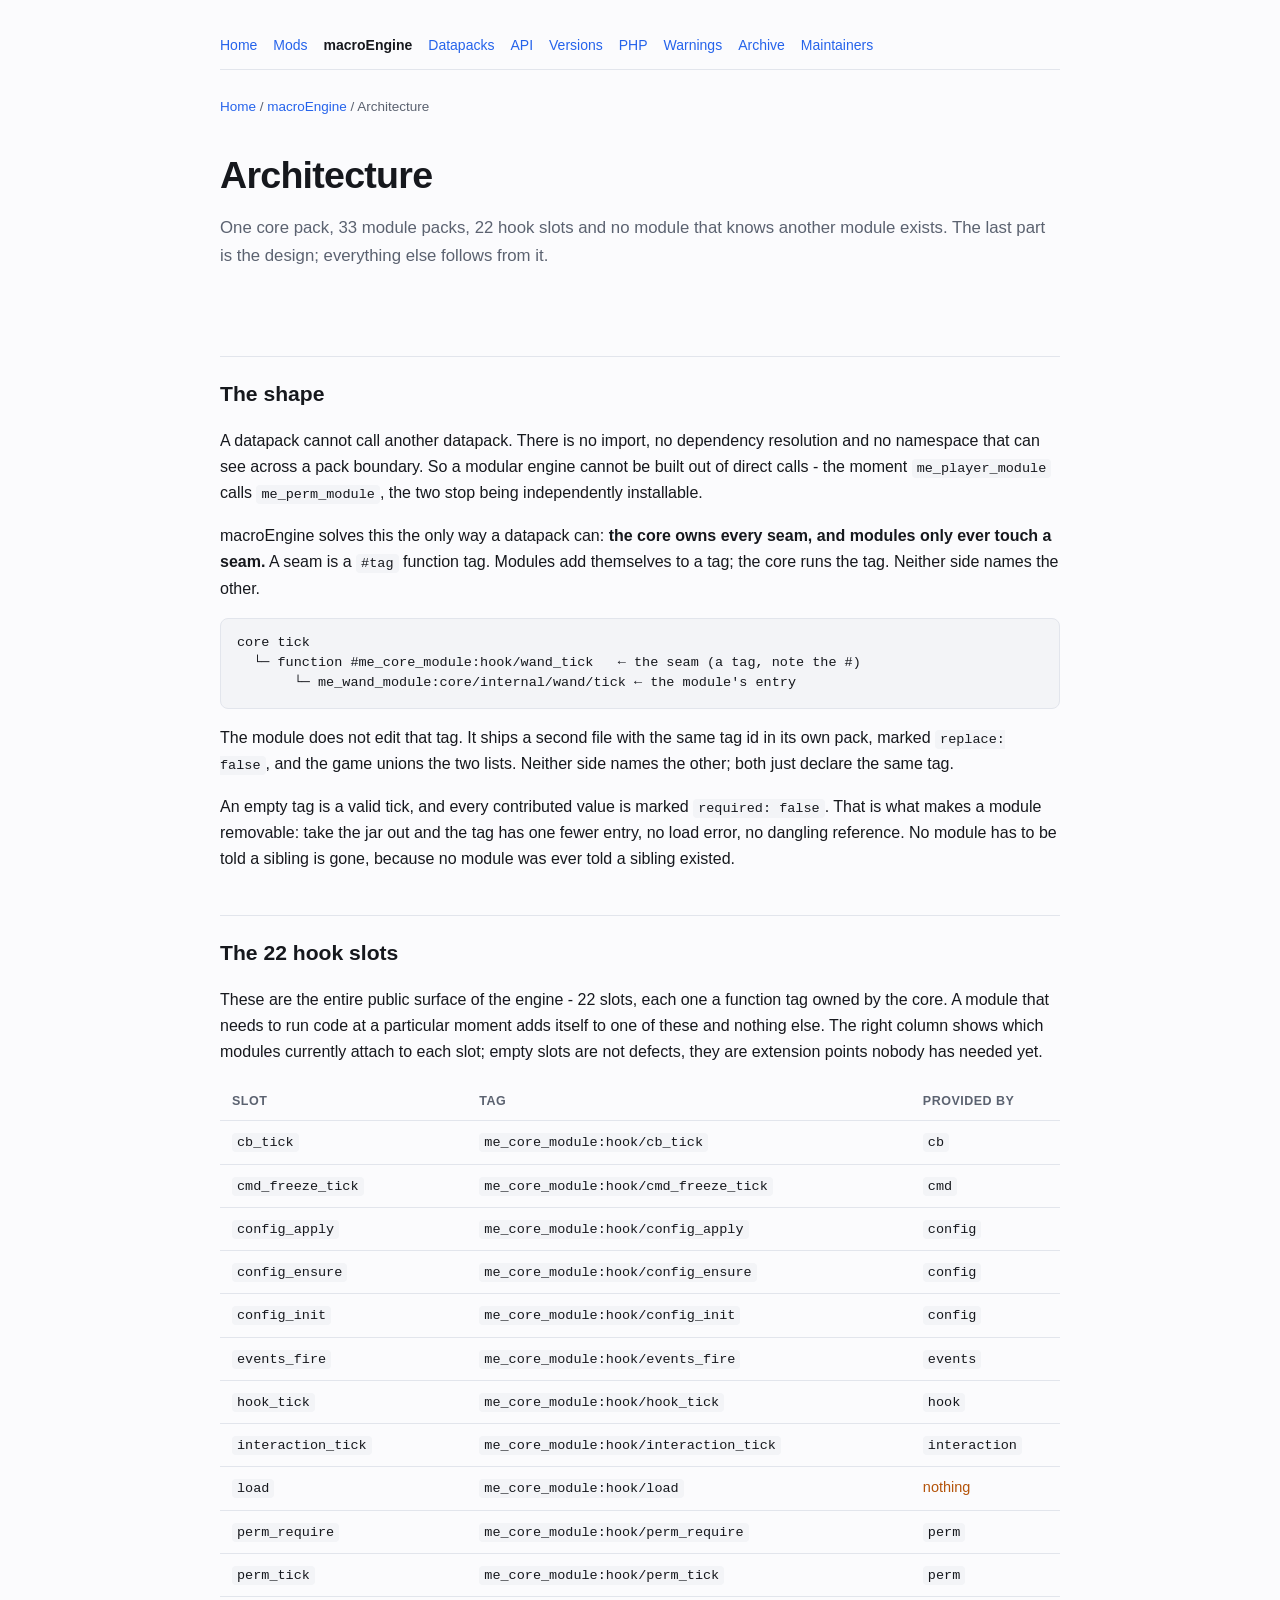
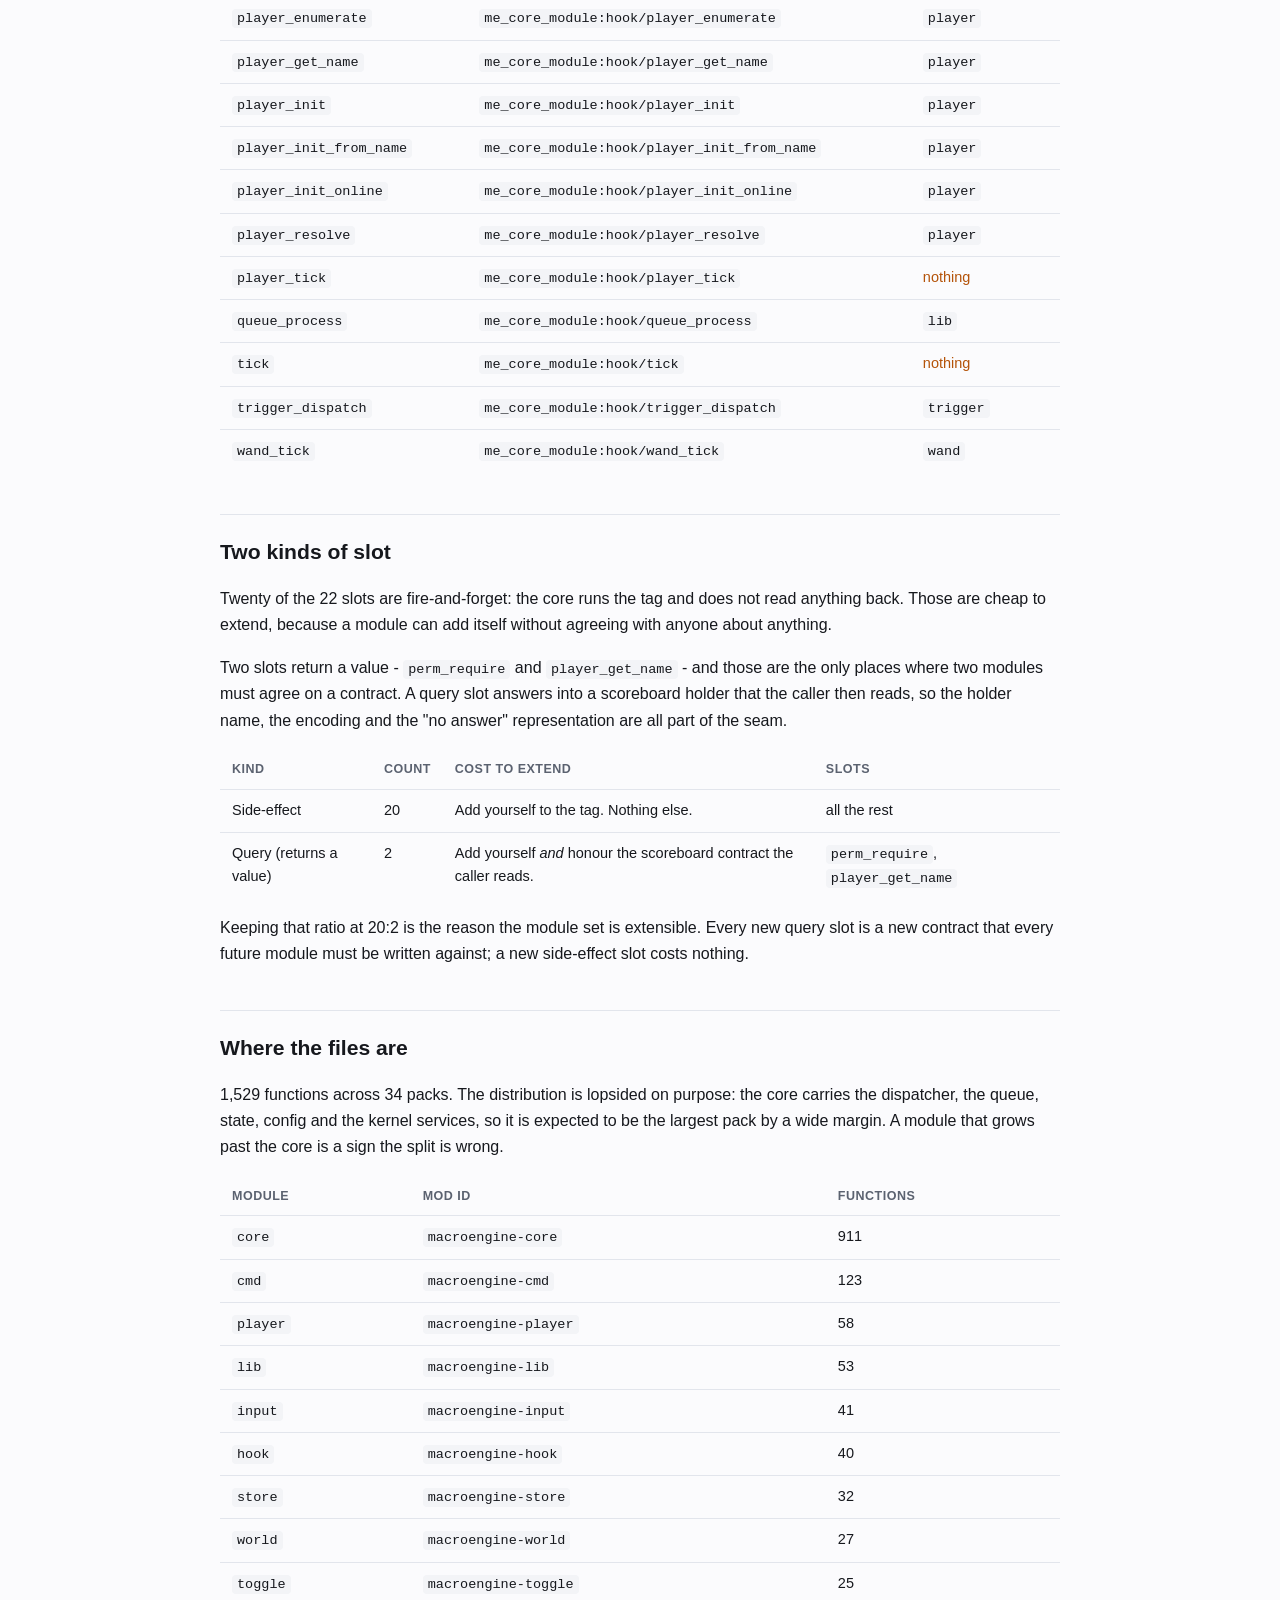
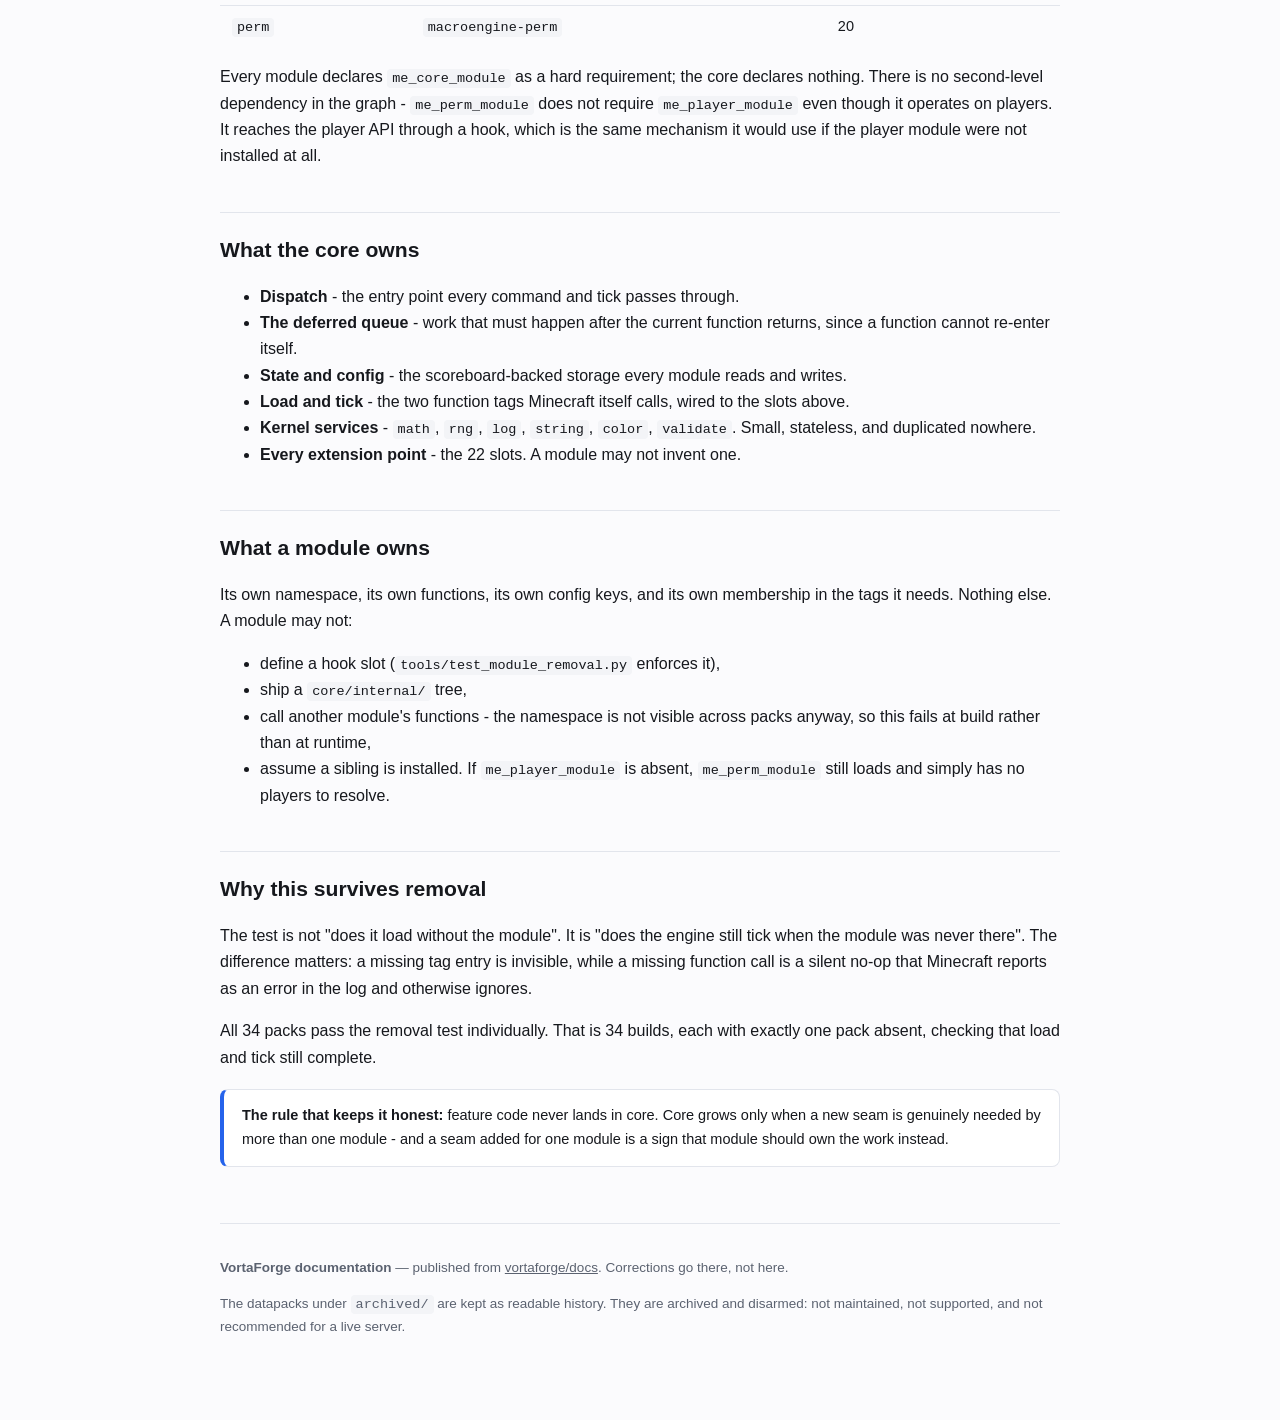
<file: macroengine/architecture.html>
<!DOCTYPE html>
<html lang="en">
<head>
<meta charset="utf-8">
<meta name="viewport" content="width=device-width, initial-scale=1">
<title>Architecture &mdash; VortaForge documentation</title>
<meta name="description" content="How macroEngine keeps 33 module packs independent: the 22 hook slots, what the core owns, and why removal works.">
<style>
/* ==========================================================================
   VortaForge docs - one stylesheet for every page.

   Why inline and not a linked file: the site is published to GitHub Pages and
   also rendered in an in-app preview that has no network access at all. A
   linked stylesheet is a network request, so it would disappear there. Every
   page therefore embeds this text in a <style> block, and tools/sync_style.py
   is what keeps those copies identical - it is not a build step, just a check
   and a copy so the seven near-duplicates that used to exist cannot come back.
   ========================================================================== */

:root {
  color-scheme: light dark;
  --bg: #fbfbfd;      --fg: #16181d;    --muted: #5b6270;
  --line: #e2e5ec;    --card: #ffffff;  --accent: #2563eb;
  --code: #f3f4f7;    --warn: #b45309;  --warnbg: #fff7ed;
  --warnline: #fdba74; --ok: #15803d;   --okbg: #f0fdf4;
  --okline: #86efac;
}

@media (prefers-color-scheme: dark) {
  :root {
    --bg: #0e1014;    --fg: #e8eaf0;    --muted: #9aa3b2;
    --line: #252a33;  --card: #151920;  --accent: #7ab7ff;
    --code: #1b2028;  --warn: #fbbf24;  --warnbg: #241a08;
    --warnline: #7c4a03; --ok: #4ade80; --okbg: #0a1f12;
    --okline: #14532d;
  }
}

* { box-sizing: border-box; }

body {
  margin: 0;
  background: var(--bg);
  color: var(--fg);
  font: 16px/1.65 -apple-system, BlinkMacSystemFont, "Segoe UI", Roboto, Helvetica, Arial, sans-serif;
}

.wrap { max-width: 880px; margin: 0 auto; padding: 34px 20px 80px; }

/* --- headings ------------------------------------------------------------ */

h1 { font-size: 2rem; margin: 0 0 8px; letter-spacing: -0.02em; }
h2 { font-size: 1.32rem; margin: 42px 0 12px; padding-top: 20px; border-top: 1px solid var(--line); }
h3 { font-size: 1.04rem; margin: 26px 0 8px; }
h4 { font-size: 0.95rem; margin: 20px 0 6px; color: var(--muted); text-transform: uppercase;
     letter-spacing: .05em; }

.sub { color: var(--muted); margin: 0 0 6px; font-size: 15px; }
.lede { font-size: 1.05rem; color: var(--muted); margin: 0 0 18px; }

a { color: var(--accent); }
a:hover { text-decoration-thickness: 2px; }

/* --- code ---------------------------------------------------------------- */

code, pre {
  font-family: ui-monospace, SFMono-Regular, Menlo, Consolas, monospace;
  font-size: 13.5px;
}
code { background: var(--code); padding: 2px 5px; border-radius: 4px; }
pre {
  background: var(--code);
  border: 1px solid var(--line);
  border-radius: 8px;
  padding: 14px 16px;
  overflow-x: auto;
  line-height: 1.5;
}
pre code { background: none; padding: 0; }

/* --- tables -------------------------------------------------------------- */

table { border-collapse: collapse; width: 100%; margin: 14px 0; font-size: 14.5px; }
th, td { text-align: left; padding: 9px 12px; border-bottom: 1px solid var(--line); vertical-align: top; }
th { font-weight: 600; color: var(--muted); font-size: 12.5px; text-transform: uppercase; letter-spacing: .04em; }
tbody tr:last-child td { border-bottom: none; }

/* --- callouts ------------------------------------------------------------ */

.note, .warnbox, .okbox {
  border-radius: 8px;
  padding: 14px 18px;
  margin: 18px 0;
  font-size: 14.5px;
}
.note { background: var(--card); border: 1px solid var(--line); border-left: 4px solid var(--accent); }
.warnbox { background: var(--warnbg); border: 1px solid var(--warnline); border-left: 4px solid var(--warnline); }
.warnbox strong { color: var(--warn); }
.okbox { background: var(--okbg); border: 1px solid var(--okline); border-left: 4px solid var(--okline); }
.okbox strong { color: var(--ok); }

/* --- layout helpers ------------------------------------------------------ */

.card { background: var(--card); border: 1px solid var(--line); border-radius: 10px; padding: 18px 20px; margin: 14px 0; }
.card h3 { margin-top: 0; }

.grid { display: grid; grid-template-columns: repeat(auto-fit, minmax(240px, 1fr)); gap: 14px; margin: 16px 0; }
.grid .card { margin: 0; }

.pill, .tag {
  display: inline-block;
  font-size: 12px;
  padding: 1px 8px;
  border-radius: 999px;
  border: 1px solid var(--line);
  background: var(--card);
  color: var(--muted);
  white-space: nowrap;
}
.tag { font-family: ui-monospace, SFMono-Regular, Menlo, Consolas, monospace; font-size: 11.5px; }
.yes { color: var(--ok); }
.no { color: var(--warn); }

/* --- table of contents --------------------------------------------------- */

.toc {
  background: var(--card);
  border: 1px solid var(--line);
  border-radius: 10px;
  padding: 14px 20px;
  margin: 20px 0 26px;
  font-size: 14.5px;
}
.toc ol, .toc ul { margin: 6px 0 0; padding-left: 22px; }
.toc li { margin: 3px 0; }
.toc strong { font-size: 12.5px; text-transform: uppercase; letter-spacing: .05em; color: var(--muted); }

/* --- hero and banner ----------------------------------------------------- */

.hero { padding: 10px 0 26px; }
.hero h1 { font-size: 2.35rem; }
.banner {
  background: var(--card);
  border: 1px solid var(--line);
  border-left: 4px solid var(--warnline);
  border-radius: 8px;
  padding: 12px 16px;
  margin: 0 0 22px;
  font-size: 14px;
}
.icon { font-size: 1.3rem; line-height: 1; margin-right: 6px; }

/* --- site navigation ----------------------------------------------------- */

.nav {
  border-bottom: 1px solid var(--line);
  margin: 0 0 26px;
  padding: 0 0 12px;
  font-size: 14px;
}
.nav a { margin-right: 16px; text-decoration: none; }
.nav a:hover { text-decoration: underline; }
.nav .here { color: var(--fg); font-weight: 600; }

.crumbs { color: var(--muted); font-size: 13.5px; margin: 0 0 16px; }
.crumbs a { text-decoration: none; }

footer {
  margin-top: 56px;
  padding-top: 20px;
  border-top: 1px solid var(--line);
  color: var(--muted);
  font-size: 13.5px;
}
footer a { color: var(--muted); }

/* --- print --------------------------------------------------------------- */

@media print {
  .nav, footer { display: none; }
  body { background: #fff; color: #000; }
  a { color: #000; text-decoration: underline; }
  pre, table { break-inside: avoid; }
}
</style>
</head>
<body>
<div class="wrap">
<nav class="nav"><a href="../index.html">Home</a><a href="../mods/index.html">Mods</a><a href="../macroengine/index.html" class="here">macroEngine</a><a href="../datapacks/index.html">Datapacks</a><a href="../docs/api.html">API</a><a href="../docs/versions.html">Versions</a><a href="../docs/php.html">PHP</a><a href="../docs/warnings.html">Warnings</a><a href="../docs/archive.html">Archive</a><a href="../docs/maintainers.html">Maintainers</a></nav>
<p class="crumbs"><a href="../index.html">Home</a> / <a href="index.html">macroEngine</a> / Architecture</p>
<div class="hero">
  <h1>Architecture</h1>
  <p class="lede">One core pack, 33 module packs, 22 hook slots and no module
     that knows another module exists. The last part is the design; everything
     else follows from it.</p>
</div>

<h2>The shape</h2>
<p>A datapack cannot call another datapack. There is no import, no dependency
   resolution and no namespace that can see across a pack boundary. So a
   modular engine cannot be built out of direct calls - the moment
   <code>me_player_module</code> calls <code>me_perm_module</code>, the two stop
   being independently installable.</p>

<p>macroEngine solves this the only way a datapack can: <strong>the core owns
   every seam, and modules only ever touch a seam.</strong> A seam is a
   <code>#tag</code> function tag. Modules add themselves to a tag; the core
   runs the tag. Neither side names the other.</p>

<pre><code>core tick
  └─ function #me_core_module:hook/wand_tick   ← the seam (a tag, note the #)
       └─ me_wand_module:core/internal/wand/tick ← the module's entry</code></pre>

<p>The module does not edit that tag. It ships a second file with the same tag
   id in its own pack, marked <code>replace: false</code>, and the game unions
   the two lists. Neither side names the other; both just declare the same tag.</p>

<p>An empty tag is a valid tick, and every contributed value is marked
   <code>required: false</code>. That is what makes a module removable: take the
   jar out and the tag has one fewer entry, no load error, no dangling
   reference. No module has to be told a sibling is gone, because no module was
   ever told a sibling existed.</p>

<h2>The 22 hook slots</h2>
<p>These are the entire public surface of the engine - 22 slots, each
   one a function tag owned by the core. A module that needs to run code at a
   particular moment adds itself to one of these and nothing else. The right
   column shows which modules currently attach to each slot; empty slots are not
   defects, they are extension points nobody has needed yet.</p>

<table>
  <thead><tr><th>Slot</th><th>Tag</th><th>Provided by</th></tr></thead>
  <tbody>
    <tr><td><code>cb_tick</code></td><td><code>me_core_module:hook/cb_tick</code></td><td><code>cb</code></td></tr>
    <tr><td><code>cmd_freeze_tick</code></td><td><code>me_core_module:hook/cmd_freeze_tick</code></td><td><code>cmd</code></td></tr>
    <tr><td><code>config_apply</code></td><td><code>me_core_module:hook/config_apply</code></td><td><code>config</code></td></tr>
    <tr><td><code>config_ensure</code></td><td><code>me_core_module:hook/config_ensure</code></td><td><code>config</code></td></tr>
    <tr><td><code>config_init</code></td><td><code>me_core_module:hook/config_init</code></td><td><code>config</code></td></tr>
    <tr><td><code>events_fire</code></td><td><code>me_core_module:hook/events_fire</code></td><td><code>events</code></td></tr>
    <tr><td><code>hook_tick</code></td><td><code>me_core_module:hook/hook_tick</code></td><td><code>hook</code></td></tr>
    <tr><td><code>interaction_tick</code></td><td><code>me_core_module:hook/interaction_tick</code></td><td><code>interaction</code></td></tr>
    <tr><td><code>load</code></td><td><code>me_core_module:hook/load</code></td><td><span class="no">nothing</span></td></tr>
    <tr><td><code>perm_require</code></td><td><code>me_core_module:hook/perm_require</code></td><td><code>perm</code></td></tr>
    <tr><td><code>perm_tick</code></td><td><code>me_core_module:hook/perm_tick</code></td><td><code>perm</code></td></tr>
    <tr><td><code>player_enumerate</code></td><td><code>me_core_module:hook/player_enumerate</code></td><td><code>player</code></td></tr>
    <tr><td><code>player_get_name</code></td><td><code>me_core_module:hook/player_get_name</code></td><td><code>player</code></td></tr>
    <tr><td><code>player_init</code></td><td><code>me_core_module:hook/player_init</code></td><td><code>player</code></td></tr>
    <tr><td><code>player_init_from_name</code></td><td><code>me_core_module:hook/player_init_from_name</code></td><td><code>player</code></td></tr>
    <tr><td><code>player_init_online</code></td><td><code>me_core_module:hook/player_init_online</code></td><td><code>player</code></td></tr>
    <tr><td><code>player_resolve</code></td><td><code>me_core_module:hook/player_resolve</code></td><td><code>player</code></td></tr>
    <tr><td><code>player_tick</code></td><td><code>me_core_module:hook/player_tick</code></td><td><span class="no">nothing</span></td></tr>
    <tr><td><code>queue_process</code></td><td><code>me_core_module:hook/queue_process</code></td><td><code>lib</code></td></tr>
    <tr><td><code>tick</code></td><td><code>me_core_module:hook/tick</code></td><td><span class="no">nothing</span></td></tr>
    <tr><td><code>trigger_dispatch</code></td><td><code>me_core_module:hook/trigger_dispatch</code></td><td><code>trigger</code></td></tr>
    <tr><td><code>wand_tick</code></td><td><code>me_core_module:hook/wand_tick</code></td><td><code>wand</code></td></tr>
  </tbody>
</table>

<h2>Two kinds of slot</h2>
<p>Twenty of the 22 slots are fire-and-forget: the core runs the tag and does not
   read anything back. Those are cheap to extend, because a module can add
   itself without agreeing with anyone about anything.</p>

<p>Two slots return a value - <code>perm_require</code> and
   <code>player_get_name</code> - and those are the only places where two
   modules must agree on a contract. A query slot answers into a scoreboard
   holder that the caller then reads, so the holder name, the encoding and the
   "no answer" representation are all part of the seam.</p>

<table>
  <thead><tr><th>Kind</th><th>Count</th><th>Cost to extend</th><th>Slots</th></tr></thead>
  <tbody>
    <tr><td>Side-effect</td><td>20</td>
        <td>Add yourself to the tag. Nothing else.</td>
        <td>all the rest</td></tr>
    <tr><td>Query (returns a value)</td><td>2</td>
        <td>Add yourself <em>and</em> honour the scoreboard contract the caller
            reads.</td>
        <td><code>perm_require</code>, <code>player_get_name</code></td></tr>
  </tbody>
</table>

<p>Keeping that ratio at 20:2 is the reason the module set is extensible. Every
   new query slot is a new contract that every future module must be written
   against; a new side-effect slot costs nothing.</p>

<h2>Where the files are</h2>
<p>1,529 functions across 34 packs. The distribution is lopsided on purpose: the
   core carries the dispatcher, the queue, state, config and the kernel services,
   so it is expected to be the largest pack by a wide margin. A module that
   grows past the core is a sign the split is wrong.</p>

<table>
  <thead><tr><th>Module</th><th>Mod id</th><th>Functions</th></tr></thead>
  <tbody>
    <tr><td><code>core</code></td><td><code>macroengine-core</code></td><td>911</td></tr>
    <tr><td><code>cmd</code></td><td><code>macroengine-cmd</code></td><td>123</td></tr>
    <tr><td><code>player</code></td><td><code>macroengine-player</code></td><td>58</td></tr>
    <tr><td><code>lib</code></td><td><code>macroengine-lib</code></td><td>53</td></tr>
    <tr><td><code>input</code></td><td><code>macroengine-input</code></td><td>41</td></tr>
    <tr><td><code>hook</code></td><td><code>macroengine-hook</code></td><td>40</td></tr>
    <tr><td><code>store</code></td><td><code>macroengine-store</code></td><td>32</td></tr>
    <tr><td><code>world</code></td><td><code>macroengine-world</code></td><td>27</td></tr>
    <tr><td><code>toggle</code></td><td><code>macroengine-toggle</code></td><td>25</td></tr>
    <tr><td><code>perm</code></td><td><code>macroengine-perm</code></td><td>20</td></tr>
  </tbody>
</table>

<p>Every module declares <code>me_core_module</code> as a hard requirement; the
   core declares nothing. There is no second-level dependency in the graph -
   <code>me_perm_module</code> does not require <code>me_player_module</code>
   even though it operates on players. It reaches the player API through a hook,
   which is the same mechanism it would use if the player module were not
   installed at all.</p>

<h2>What the core owns</h2>
<ul>
  <li><strong>Dispatch</strong> - the entry point every command and tick passes
      through.</li>
  <li><strong>The deferred queue</strong> - work that must happen after the
      current function returns, since a function cannot re-enter itself.</li>
  <li><strong>State and config</strong> - the scoreboard-backed storage every
      module reads and writes.</li>
  <li><strong>Load and tick</strong> - the two function tags Minecraft itself
      calls, wired to the slots above.</li>
  <li><strong>Kernel services</strong> - <code>math</code>, <code>rng</code>,
      <code>log</code>, <code>string</code>, <code>color</code>,
      <code>validate</code>. Small, stateless, and duplicated nowhere.</li>
  <li><strong>Every extension point</strong> - the 22 slots. A module may not
      invent one.</li>
</ul>

<h2>What a module owns</h2>
<p>Its own namespace, its own functions, its own config keys, and its own
   membership in the tags it needs. Nothing else. A module may not:</p>
<ul>
  <li>define a hook slot (<code>tools/test_module_removal.py</code> enforces
      it),</li>
  <li>ship a <code>core/internal/</code> tree,</li>
  <li>call another module's functions - the namespace is not visible across
      packs anyway, so this fails at build rather than at runtime,</li>
  <li>assume a sibling is installed. If <code>me_player_module</code> is absent,
      <code>me_perm_module</code> still loads and simply has no players to
      resolve.</li>
</ul>

<h2>Why this survives removal</h2>
<p>The test is not "does it load without the module". It is "does the engine
   still tick when the module was never there". The difference matters: a
   missing tag entry is invisible, while a missing function call is a silent
   no-op that Minecraft reports as an error in the log and otherwise ignores.</p>

<p>All 34 packs pass the removal test individually. That is 34 builds, each with
   exactly one pack absent, checking that load and tick still complete.</p>

<div class="note">
  <strong>The rule that keeps it honest:</strong> feature code never lands in
  core. Core grows only when a new seam is genuinely needed by more than one
  module - and a seam added for one module is a sign that module should own the
  work instead.
</div>
<footer>
  <p><strong>VortaForge documentation</strong> &mdash; published from <a href="https://github.com/vortaforge/docs">vortaforge/docs</a>. Corrections go there, not here.</p>
  <p>The datapacks under <code>archived/</code> are kept as readable history. They are archived and disarmed: not maintained, not supported, and not recommended for a live server.</p>
</footer>
</div>
</body>
</html>
</file>
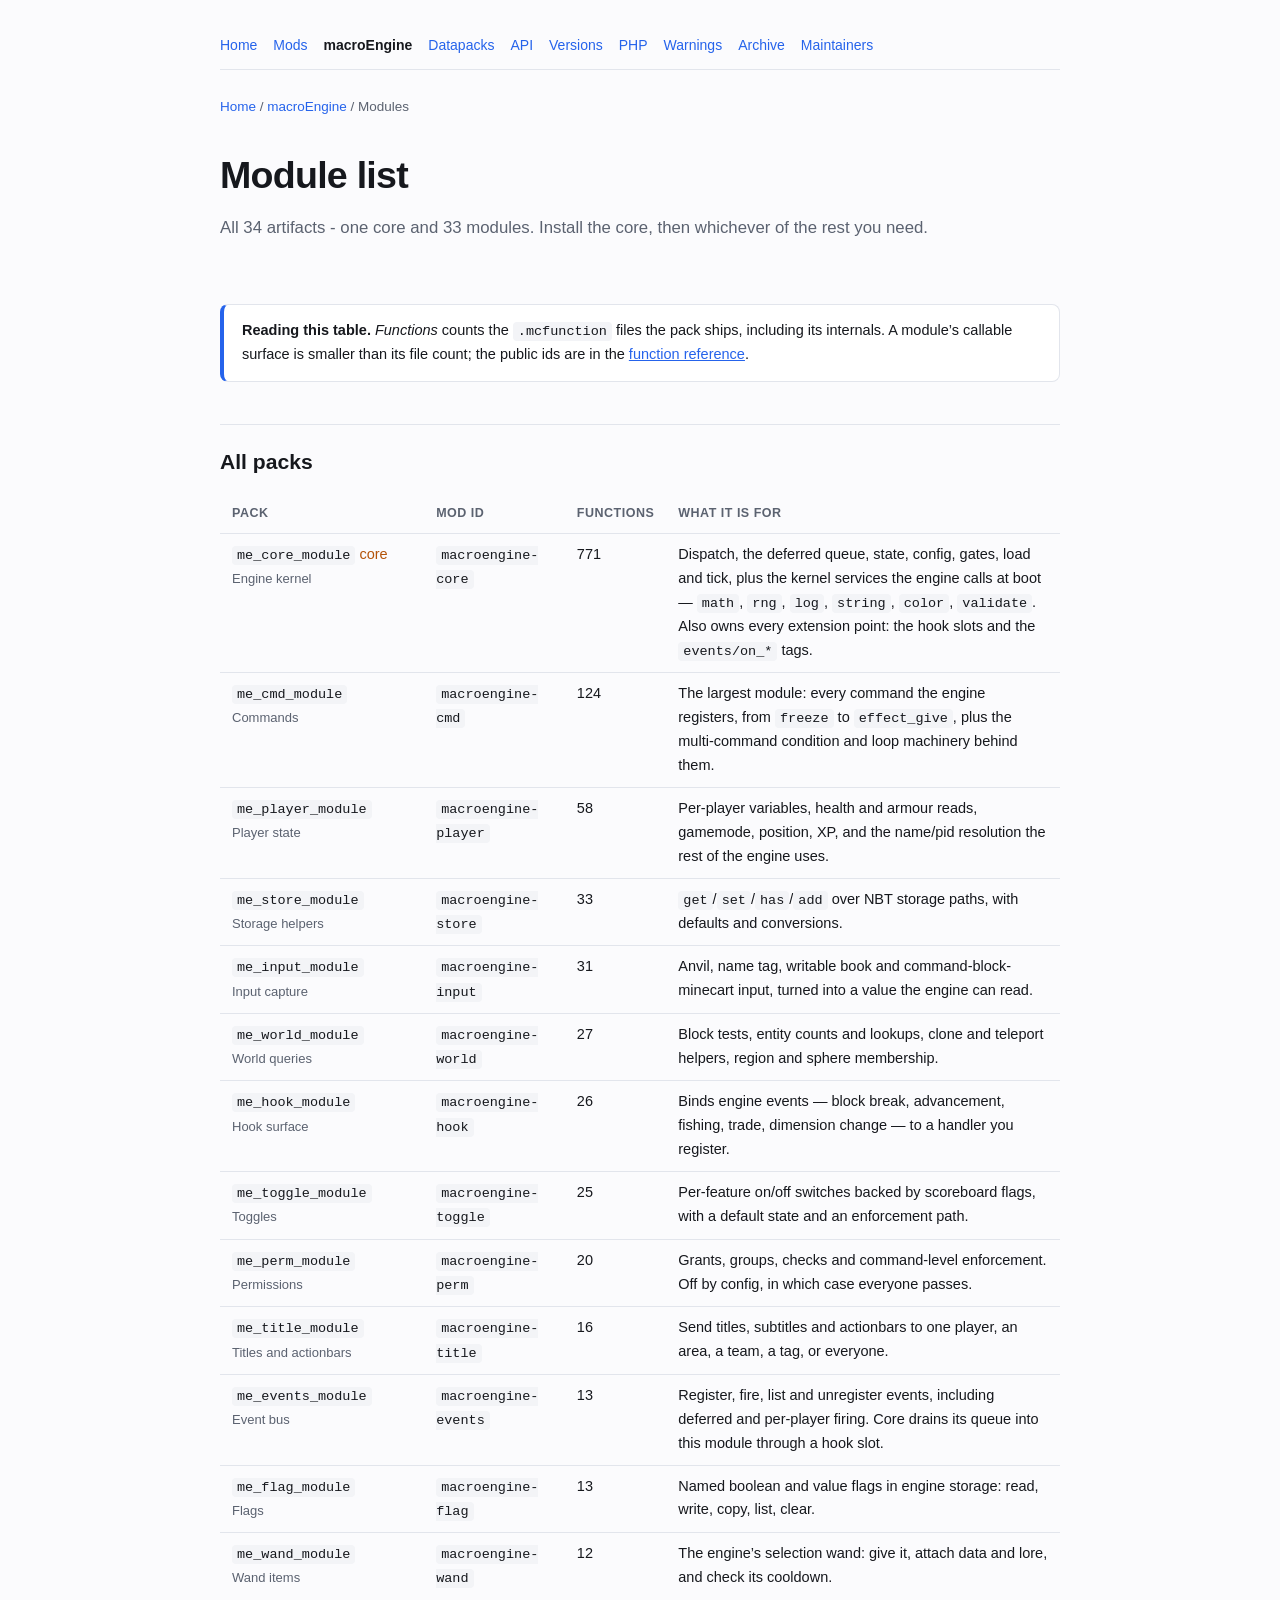
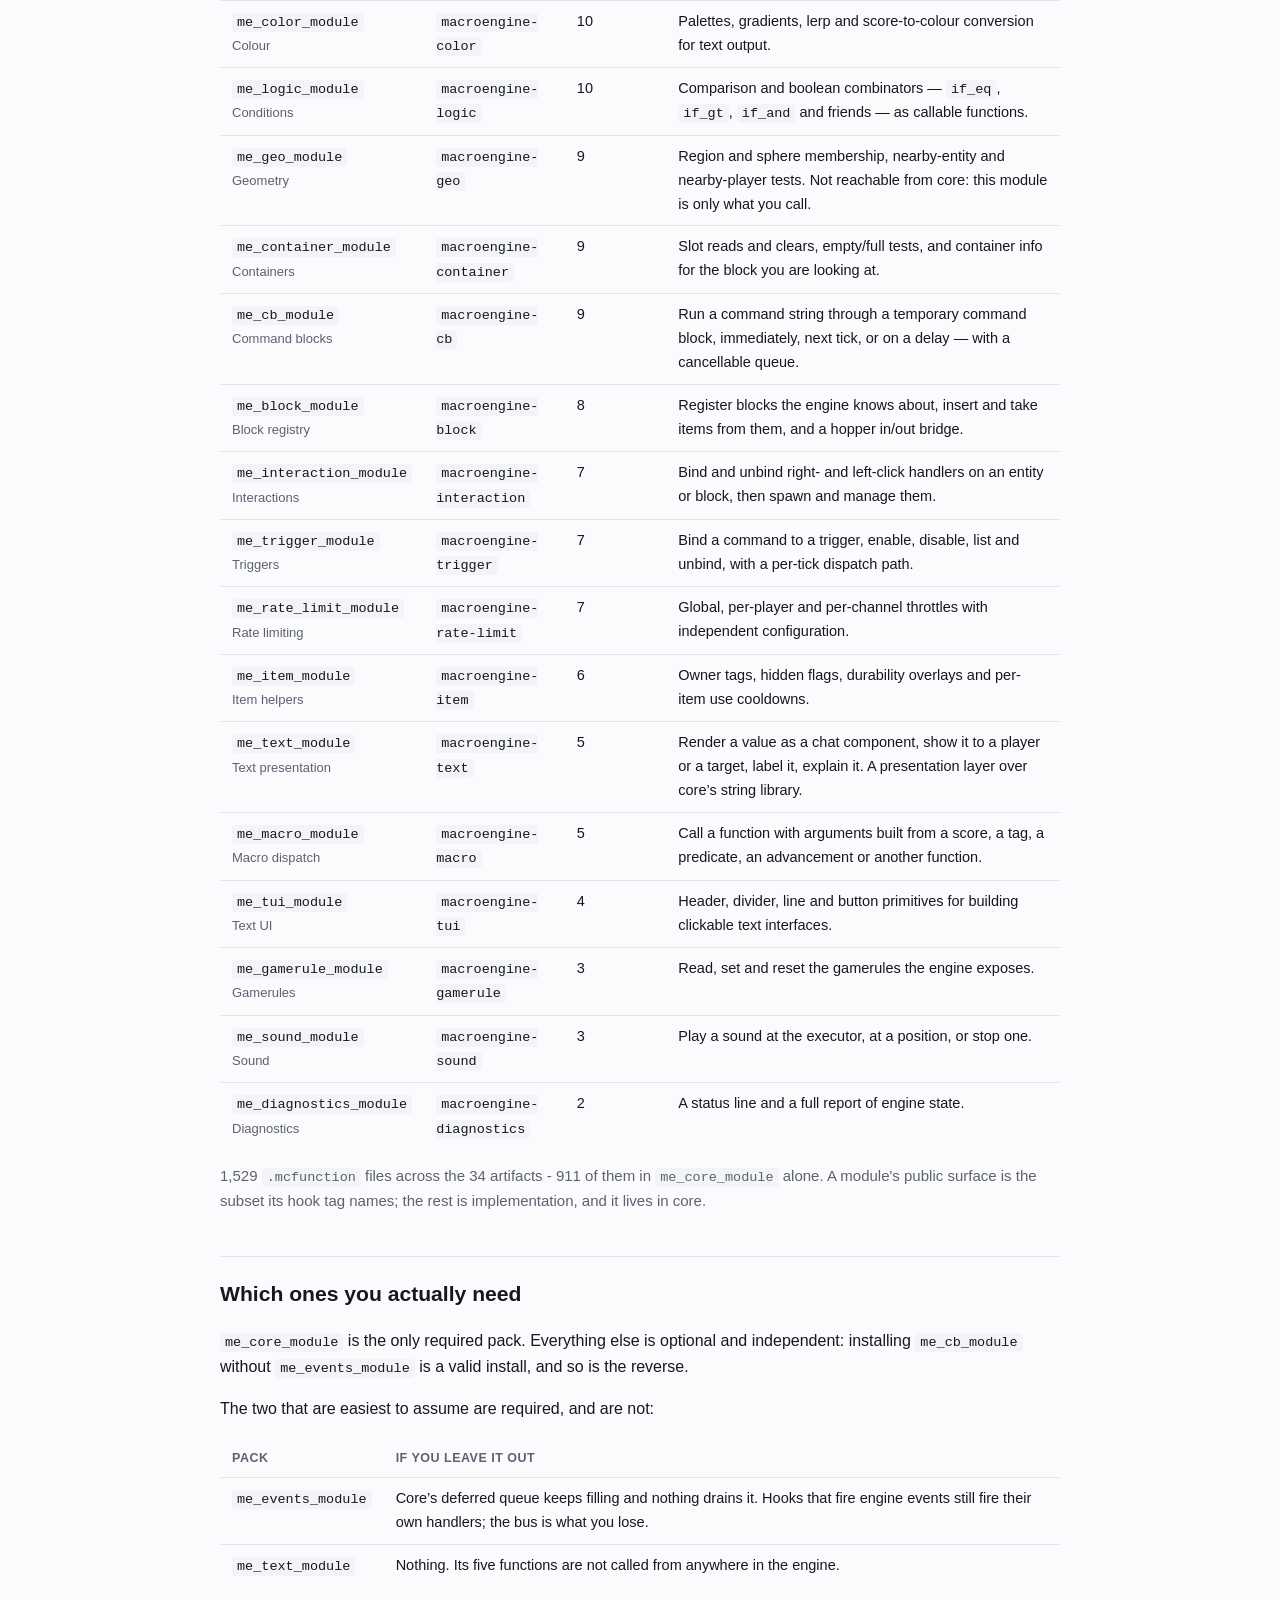
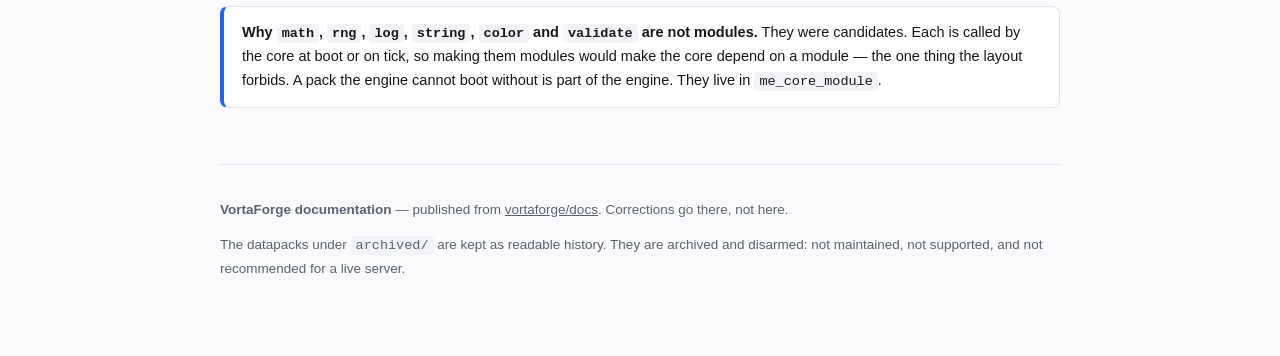
<file: macroengine/modules.html>
<!DOCTYPE html>
<html lang="en">
<head>
<meta charset="utf-8">
<meta name="viewport" content="width=device-width, initial-scale=1">
<title>Module list &mdash; VortaForge documentation</title>
<meta name="description" content="All 34 macroEngine artifacts: mod id, function count and what each module is for.">
<style>
/* ==========================================================================
   VortaForge docs - one stylesheet for every page.

   Why inline and not a linked file: the site is published to GitHub Pages and
   also rendered in an in-app preview that has no network access at all. A
   linked stylesheet is a network request, so it would disappear there. Every
   page therefore embeds this text in a <style> block, and tools/sync_style.py
   is what keeps those copies identical - it is not a build step, just a check
   and a copy so the seven near-duplicates that used to exist cannot come back.
   ========================================================================== */

:root {
  color-scheme: light dark;
  --bg: #fbfbfd;      --fg: #16181d;    --muted: #5b6270;
  --line: #e2e5ec;    --card: #ffffff;  --accent: #2563eb;
  --code: #f3f4f7;    --warn: #b45309;  --warnbg: #fff7ed;
  --warnline: #fdba74; --ok: #15803d;   --okbg: #f0fdf4;
  --okline: #86efac;
}

@media (prefers-color-scheme: dark) {
  :root {
    --bg: #0e1014;    --fg: #e8eaf0;    --muted: #9aa3b2;
    --line: #252a33;  --card: #151920;  --accent: #7ab7ff;
    --code: #1b2028;  --warn: #fbbf24;  --warnbg: #241a08;
    --warnline: #7c4a03; --ok: #4ade80; --okbg: #0a1f12;
    --okline: #14532d;
  }
}

* { box-sizing: border-box; }

body {
  margin: 0;
  background: var(--bg);
  color: var(--fg);
  font: 16px/1.65 -apple-system, BlinkMacSystemFont, "Segoe UI", Roboto, Helvetica, Arial, sans-serif;
}

.wrap { max-width: 880px; margin: 0 auto; padding: 34px 20px 80px; }

/* --- headings ------------------------------------------------------------ */

h1 { font-size: 2rem; margin: 0 0 8px; letter-spacing: -0.02em; }
h2 { font-size: 1.32rem; margin: 42px 0 12px; padding-top: 20px; border-top: 1px solid var(--line); }
h3 { font-size: 1.04rem; margin: 26px 0 8px; }
h4 { font-size: 0.95rem; margin: 20px 0 6px; color: var(--muted); text-transform: uppercase;
     letter-spacing: .05em; }

.sub { color: var(--muted); margin: 0 0 6px; font-size: 15px; }
.lede { font-size: 1.05rem; color: var(--muted); margin: 0 0 18px; }

a { color: var(--accent); }
a:hover { text-decoration-thickness: 2px; }

/* --- code ---------------------------------------------------------------- */

code, pre {
  font-family: ui-monospace, SFMono-Regular, Menlo, Consolas, monospace;
  font-size: 13.5px;
}
code { background: var(--code); padding: 2px 5px; border-radius: 4px; }
pre {
  background: var(--code);
  border: 1px solid var(--line);
  border-radius: 8px;
  padding: 14px 16px;
  overflow-x: auto;
  line-height: 1.5;
}
pre code { background: none; padding: 0; }

/* --- tables -------------------------------------------------------------- */

table { border-collapse: collapse; width: 100%; margin: 14px 0; font-size: 14.5px; }
th, td { text-align: left; padding: 9px 12px; border-bottom: 1px solid var(--line); vertical-align: top; }
th { font-weight: 600; color: var(--muted); font-size: 12.5px; text-transform: uppercase; letter-spacing: .04em; }
tbody tr:last-child td { border-bottom: none; }

/* --- callouts ------------------------------------------------------------ */

.note, .warnbox, .okbox {
  border-radius: 8px;
  padding: 14px 18px;
  margin: 18px 0;
  font-size: 14.5px;
}
.note { background: var(--card); border: 1px solid var(--line); border-left: 4px solid var(--accent); }
.warnbox { background: var(--warnbg); border: 1px solid var(--warnline); border-left: 4px solid var(--warnline); }
.warnbox strong { color: var(--warn); }
.okbox { background: var(--okbg); border: 1px solid var(--okline); border-left: 4px solid var(--okline); }
.okbox strong { color: var(--ok); }

/* --- layout helpers ------------------------------------------------------ */

.card { background: var(--card); border: 1px solid var(--line); border-radius: 10px; padding: 18px 20px; margin: 14px 0; }
.card h3 { margin-top: 0; }

.grid { display: grid; grid-template-columns: repeat(auto-fit, minmax(240px, 1fr)); gap: 14px; margin: 16px 0; }
.grid .card { margin: 0; }

.pill, .tag {
  display: inline-block;
  font-size: 12px;
  padding: 1px 8px;
  border-radius: 999px;
  border: 1px solid var(--line);
  background: var(--card);
  color: var(--muted);
  white-space: nowrap;
}
.tag { font-family: ui-monospace, SFMono-Regular, Menlo, Consolas, monospace; font-size: 11.5px; }
.yes { color: var(--ok); }
.no { color: var(--warn); }

/* --- table of contents --------------------------------------------------- */

.toc {
  background: var(--card);
  border: 1px solid var(--line);
  border-radius: 10px;
  padding: 14px 20px;
  margin: 20px 0 26px;
  font-size: 14.5px;
}
.toc ol, .toc ul { margin: 6px 0 0; padding-left: 22px; }
.toc li { margin: 3px 0; }
.toc strong { font-size: 12.5px; text-transform: uppercase; letter-spacing: .05em; color: var(--muted); }

/* --- hero and banner ----------------------------------------------------- */

.hero { padding: 10px 0 26px; }
.hero h1 { font-size: 2.35rem; }
.banner {
  background: var(--card);
  border: 1px solid var(--line);
  border-left: 4px solid var(--warnline);
  border-radius: 8px;
  padding: 12px 16px;
  margin: 0 0 22px;
  font-size: 14px;
}
.icon { font-size: 1.3rem; line-height: 1; margin-right: 6px; }

/* --- site navigation ----------------------------------------------------- */

.nav {
  border-bottom: 1px solid var(--line);
  margin: 0 0 26px;
  padding: 0 0 12px;
  font-size: 14px;
}
.nav a { margin-right: 16px; text-decoration: none; }
.nav a:hover { text-decoration: underline; }
.nav .here { color: var(--fg); font-weight: 600; }

.crumbs { color: var(--muted); font-size: 13.5px; margin: 0 0 16px; }
.crumbs a { text-decoration: none; }

footer {
  margin-top: 56px;
  padding-top: 20px;
  border-top: 1px solid var(--line);
  color: var(--muted);
  font-size: 13.5px;
}
footer a { color: var(--muted); }

/* --- print --------------------------------------------------------------- */

@media print {
  .nav, footer { display: none; }
  body { background: #fff; color: #000; }
  a { color: #000; text-decoration: underline; }
  pre, table { break-inside: avoid; }
}
</style>
</head>
<body>
<div class="wrap">
<nav class="nav"><a href="../index.html">Home</a><a href="../mods/index.html">Mods</a><a href="../macroengine/index.html" class="here">macroEngine</a><a href="../datapacks/index.html">Datapacks</a><a href="../docs/api.html">API</a><a href="../docs/versions.html">Versions</a><a href="../docs/php.html">PHP</a><a href="../docs/warnings.html">Warnings</a><a href="../docs/archive.html">Archive</a><a href="../docs/maintainers.html">Maintainers</a></nav>
<p class="crumbs"><a href="../index.html">Home</a> / <a href="index.html">macroEngine</a> / Modules</p>
<div class="hero">
  <h1>Module list</h1>
  <p class="lede">All 34 artifacts - one core and 33 modules. Install the core, then whichever of the rest you need.</p>
</div>
<div class="note">
    <strong>Reading this table.</strong> <em>Functions</em> counts the
    <code>.mcfunction</code> files the pack ships, including its internals.
    A module&rsquo;s callable surface is smaller than its file count; the public ids are
    in the <a href="reference.html">function reference</a>.
  </div>

  <h2>All packs</h2>
  <table>
    <thead><tr><th>Pack</th><th>Mod id</th><th>Functions</th><th>What it is for</th></tr></thead>
    <tbody>
      <tr><td><code>me_core_module</code> <span class="no">core</span><br><span class="sub" style="font-size:13px">Engine kernel</span></td><td><code>macroengine-core</code></td><td>771</td><td>Dispatch, the deferred queue, state, config, gates, load and tick, plus the kernel services the engine calls at boot &mdash; <code>math</code>, <code>rng</code>, <code>log</code>, <code>string</code>, <code>color</code>, <code>validate</code>. Also owns every extension point: the hook slots and the <code>events/on_*</code> tags.</td></tr>
      <tr><td><code>me_cmd_module</code><br><span class="sub" style="font-size:13px">Commands</span></td><td><code>macroengine-cmd</code></td><td>124</td><td>The largest module: every command the engine registers, from <code>freeze</code> to <code>effect_give</code>, plus the multi-command condition and loop machinery behind them.</td></tr>
      <tr><td><code>me_player_module</code><br><span class="sub" style="font-size:13px">Player state</span></td><td><code>macroengine-player</code></td><td>58</td><td>Per-player variables, health and armour reads, gamemode, position, XP, and the name/pid resolution the rest of the engine uses.</td></tr>
      <tr><td><code>me_store_module</code><br><span class="sub" style="font-size:13px">Storage helpers</span></td><td><code>macroengine-store</code></td><td>33</td><td><code>get</code>/<code>set</code>/<code>has</code>/<code>add</code> over NBT storage paths, with defaults and conversions.</td></tr>
      <tr><td><code>me_input_module</code><br><span class="sub" style="font-size:13px">Input capture</span></td><td><code>macroengine-input</code></td><td>31</td><td>Anvil, name tag, writable book and command-block-minecart input, turned into a value the engine can read.</td></tr>
      <tr><td><code>me_world_module</code><br><span class="sub" style="font-size:13px">World queries</span></td><td><code>macroengine-world</code></td><td>27</td><td>Block tests, entity counts and lookups, clone and teleport helpers, region and sphere membership.</td></tr>
      <tr><td><code>me_hook_module</code><br><span class="sub" style="font-size:13px">Hook surface</span></td><td><code>macroengine-hook</code></td><td>26</td><td>Binds engine events &mdash; block break, advancement, fishing, trade, dimension change &mdash; to a handler you register.</td></tr>
      <tr><td><code>me_toggle_module</code><br><span class="sub" style="font-size:13px">Toggles</span></td><td><code>macroengine-toggle</code></td><td>25</td><td>Per-feature on/off switches backed by scoreboard flags, with a default state and an enforcement path.</td></tr>
      <tr><td><code>me_perm_module</code><br><span class="sub" style="font-size:13px">Permissions</span></td><td><code>macroengine-perm</code></td><td>20</td><td>Grants, groups, checks and command-level enforcement. Off by config, in which case everyone passes.</td></tr>
      <tr><td><code>me_title_module</code><br><span class="sub" style="font-size:13px">Titles and actionbars</span></td><td><code>macroengine-title</code></td><td>16</td><td>Send titles, subtitles and actionbars to one player, an area, a team, a tag, or everyone.</td></tr>
      <tr><td><code>me_events_module</code><br><span class="sub" style="font-size:13px">Event bus</span></td><td><code>macroengine-events</code></td><td>13</td><td>Register, fire, list and unregister events, including deferred and per-player firing. Core drains its queue into this module through a hook slot.</td></tr>
      <tr><td><code>me_flag_module</code><br><span class="sub" style="font-size:13px">Flags</span></td><td><code>macroengine-flag</code></td><td>13</td><td>Named boolean and value flags in engine storage: read, write, copy, list, clear.</td></tr>
      <tr><td><code>me_wand_module</code><br><span class="sub" style="font-size:13px">Wand items</span></td><td><code>macroengine-wand</code></td><td>12</td><td>The engine&rsquo;s selection wand: give it, attach data and lore, and check its cooldown.</td></tr>
      <tr><td><code>me_color_module</code><br><span class="sub" style="font-size:13px">Colour</span></td><td><code>macroengine-color</code></td><td>10</td><td>Palettes, gradients, lerp and score-to-colour conversion for text output.</td></tr>
      <tr><td><code>me_logic_module</code><br><span class="sub" style="font-size:13px">Conditions</span></td><td><code>macroengine-logic</code></td><td>10</td><td>Comparison and boolean combinators &mdash; <code>if_eq</code>, <code>if_gt</code>, <code>if_and</code> and friends &mdash; as callable functions.</td></tr>
      <tr><td><code>me_geo_module</code><br><span class="sub" style="font-size:13px">Geometry</span></td><td><code>macroengine-geo</code></td><td>9</td><td>Region and sphere membership, nearby-entity and nearby-player tests. Not reachable from core: this module is only what you call.</td></tr>
      <tr><td><code>me_container_module</code><br><span class="sub" style="font-size:13px">Containers</span></td><td><code>macroengine-container</code></td><td>9</td><td>Slot reads and clears, empty/full tests, and container info for the block you are looking at.</td></tr>
      <tr><td><code>me_cb_module</code><br><span class="sub" style="font-size:13px">Command blocks</span></td><td><code>macroengine-cb</code></td><td>9</td><td>Run a command string through a temporary command block, immediately, next tick, or on a delay &mdash; with a cancellable queue.</td></tr>
      <tr><td><code>me_block_module</code><br><span class="sub" style="font-size:13px">Block registry</span></td><td><code>macroengine-block</code></td><td>8</td><td>Register blocks the engine knows about, insert and take items from them, and a hopper in/out bridge.</td></tr>
      <tr><td><code>me_interaction_module</code><br><span class="sub" style="font-size:13px">Interactions</span></td><td><code>macroengine-interaction</code></td><td>7</td><td>Bind and unbind right- and left-click handlers on an entity or block, then spawn and manage them.</td></tr>
      <tr><td><code>me_trigger_module</code><br><span class="sub" style="font-size:13px">Triggers</span></td><td><code>macroengine-trigger</code></td><td>7</td><td>Bind a command to a trigger, enable, disable, list and unbind, with a per-tick dispatch path.</td></tr>
      <tr><td><code>me_rate_limit_module</code><br><span class="sub" style="font-size:13px">Rate limiting</span></td><td><code>macroengine-rate-limit</code></td><td>7</td><td>Global, per-player and per-channel throttles with independent configuration.</td></tr>
      <tr><td><code>me_item_module</code><br><span class="sub" style="font-size:13px">Item helpers</span></td><td><code>macroengine-item</code></td><td>6</td><td>Owner tags, hidden flags, durability overlays and per-item use cooldowns.</td></tr>
      <tr><td><code>me_text_module</code><br><span class="sub" style="font-size:13px">Text presentation</span></td><td><code>macroengine-text</code></td><td>5</td><td>Render a value as a chat component, show it to a player or a target, label it, explain it. A presentation layer over core&rsquo;s string library.</td></tr>
      <tr><td><code>me_macro_module</code><br><span class="sub" style="font-size:13px">Macro dispatch</span></td><td><code>macroengine-macro</code></td><td>5</td><td>Call a function with arguments built from a score, a tag, a predicate, an advancement or another function.</td></tr>
      <tr><td><code>me_tui_module</code><br><span class="sub" style="font-size:13px">Text UI</span></td><td><code>macroengine-tui</code></td><td>4</td><td>Header, divider, line and button primitives for building clickable text interfaces.</td></tr>
      <tr><td><code>me_gamerule_module</code><br><span class="sub" style="font-size:13px">Gamerules</span></td><td><code>macroengine-gamerule</code></td><td>3</td><td>Read, set and reset the gamerules the engine exposes.</td></tr>
      <tr><td><code>me_sound_module</code><br><span class="sub" style="font-size:13px">Sound</span></td><td><code>macroengine-sound</code></td><td>3</td><td>Play a sound at the executor, at a position, or stop one.</td></tr>
      <tr><td><code>me_diagnostics_module</code><br><span class="sub" style="font-size:13px">Diagnostics</span></td><td><code>macroengine-diagnostics</code></td><td>2</td><td>A status line and a full report of engine state.</td></tr>
    </tbody>
  </table>

  <p class="sub">1,529 <code>.mcfunction</code> files across the 34 artifacts - 911 of them in
     <code>me_core_module</code> alone. A module's public surface is the subset its
     hook tag names; the rest is implementation, and it lives in core.</p>

  <h2>Which ones you actually need</h2>
  <p><code>me_core_module</code> is the only required pack. Everything else is
     optional and independent: installing <code>me_cb_module</code> without
     <code>me_events_module</code> is a valid install, and so is the reverse.</p>

  <p>The two that are easiest to assume are required, and are not:</p>
  <table>
    <thead><tr><th>Pack</th><th>If you leave it out</th></tr></thead>
    <tbody>
      <tr><td><code>me_events_module</code></td>
          <td>Core&rsquo;s deferred queue keeps filling and nothing drains it. Hooks that
              fire engine events still fire their own handlers; the bus is what you
              lose.</td></tr>
      <tr><td><code>me_text_module</code></td><td>Nothing. Its five functions are not
          called from anywhere in the engine.</td></tr>
    </tbody>
  </table>

  <div class="note">
    <strong>Why <code>math</code>, <code>rng</code>, <code>log</code>,
    <code>string</code>, <code>color</code> and <code>validate</code> are not
    modules.</strong> They were candidates. Each is called by the core at boot or on
    tick, so making them modules would make the core depend on a module &mdash; the one
    thing the layout forbids. A pack the engine cannot boot without is part of the
    engine. They live in <code>me_core_module</code>.
  </div>
<footer>
  <p><strong>VortaForge documentation</strong> &mdash; published from <a href="https://github.com/vortaforge/docs">vortaforge/docs</a>. Corrections go there, not here.</p>
  <p>The datapacks under <code>archived/</code> are kept as readable history. They are archived and disarmed: not maintained, not supported, and not recommended for a live server.</p>
</footer>
</div>
</body>
</html>
</file>
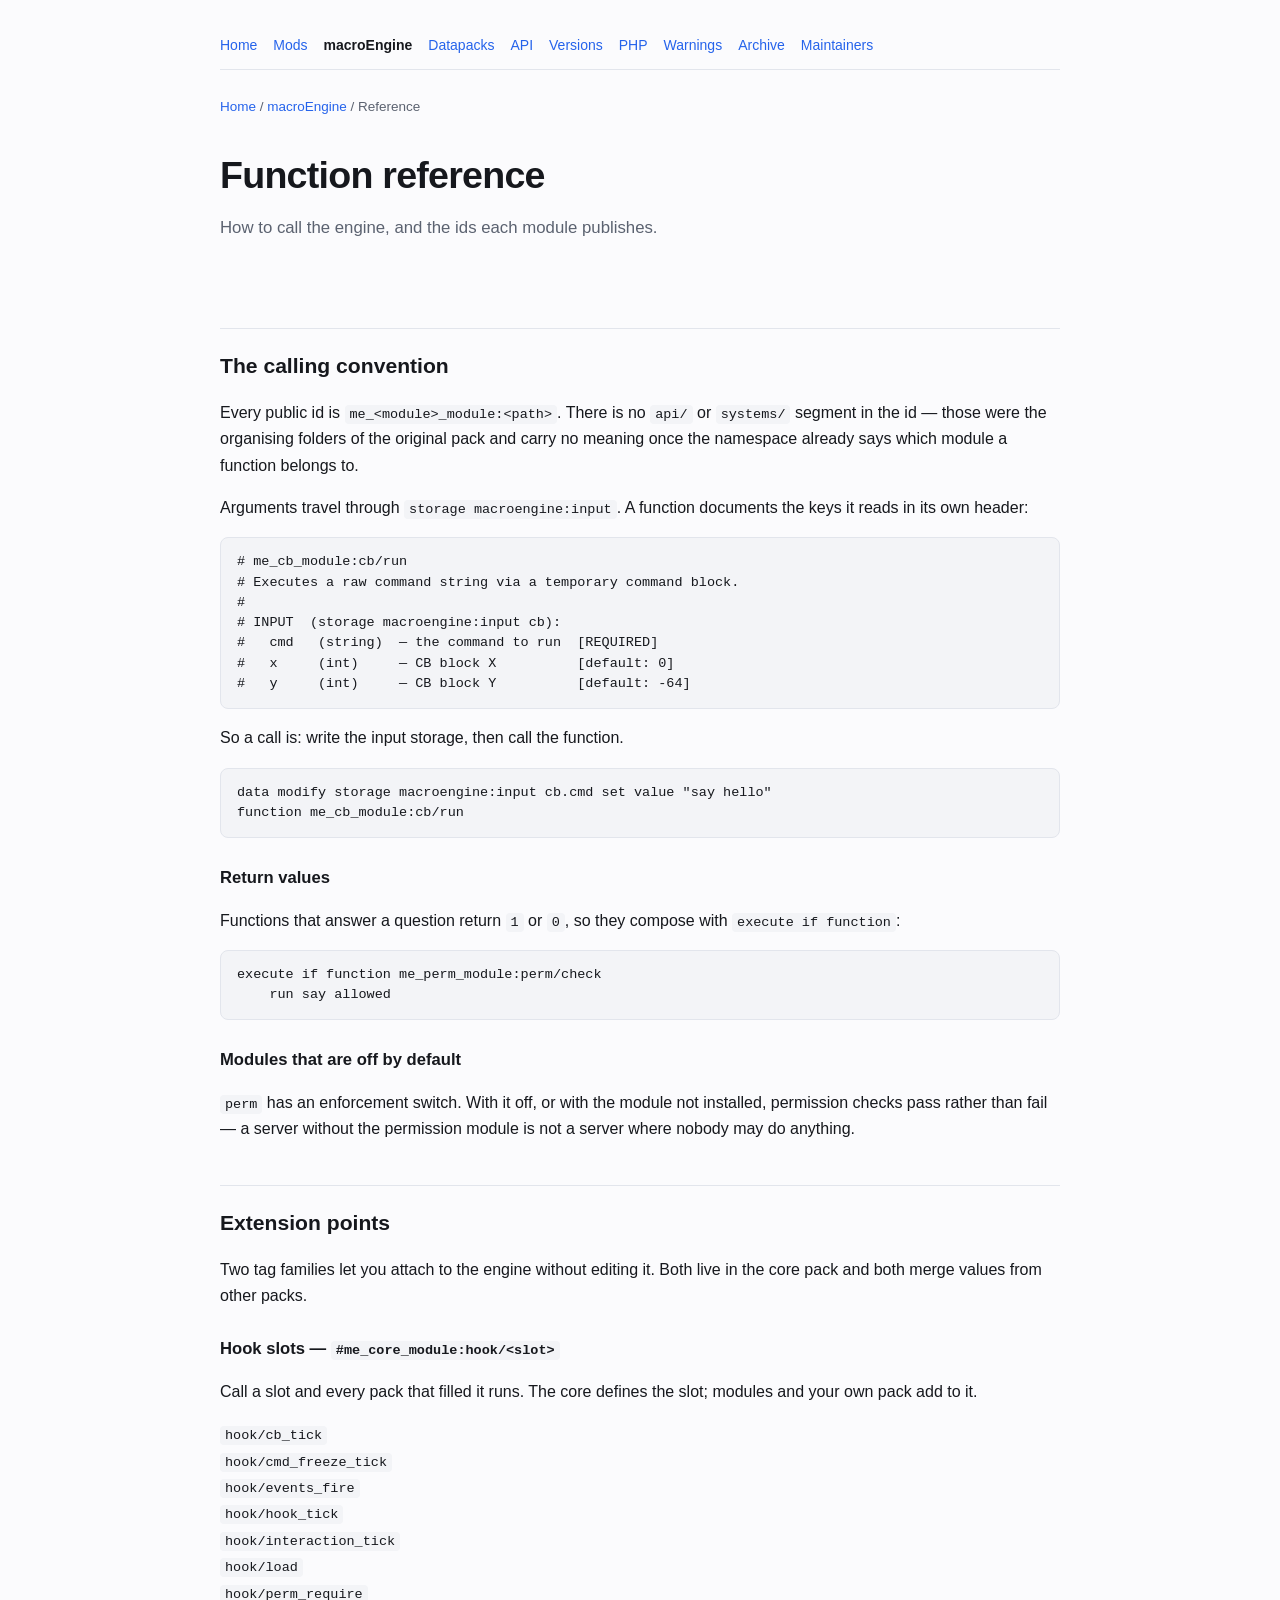
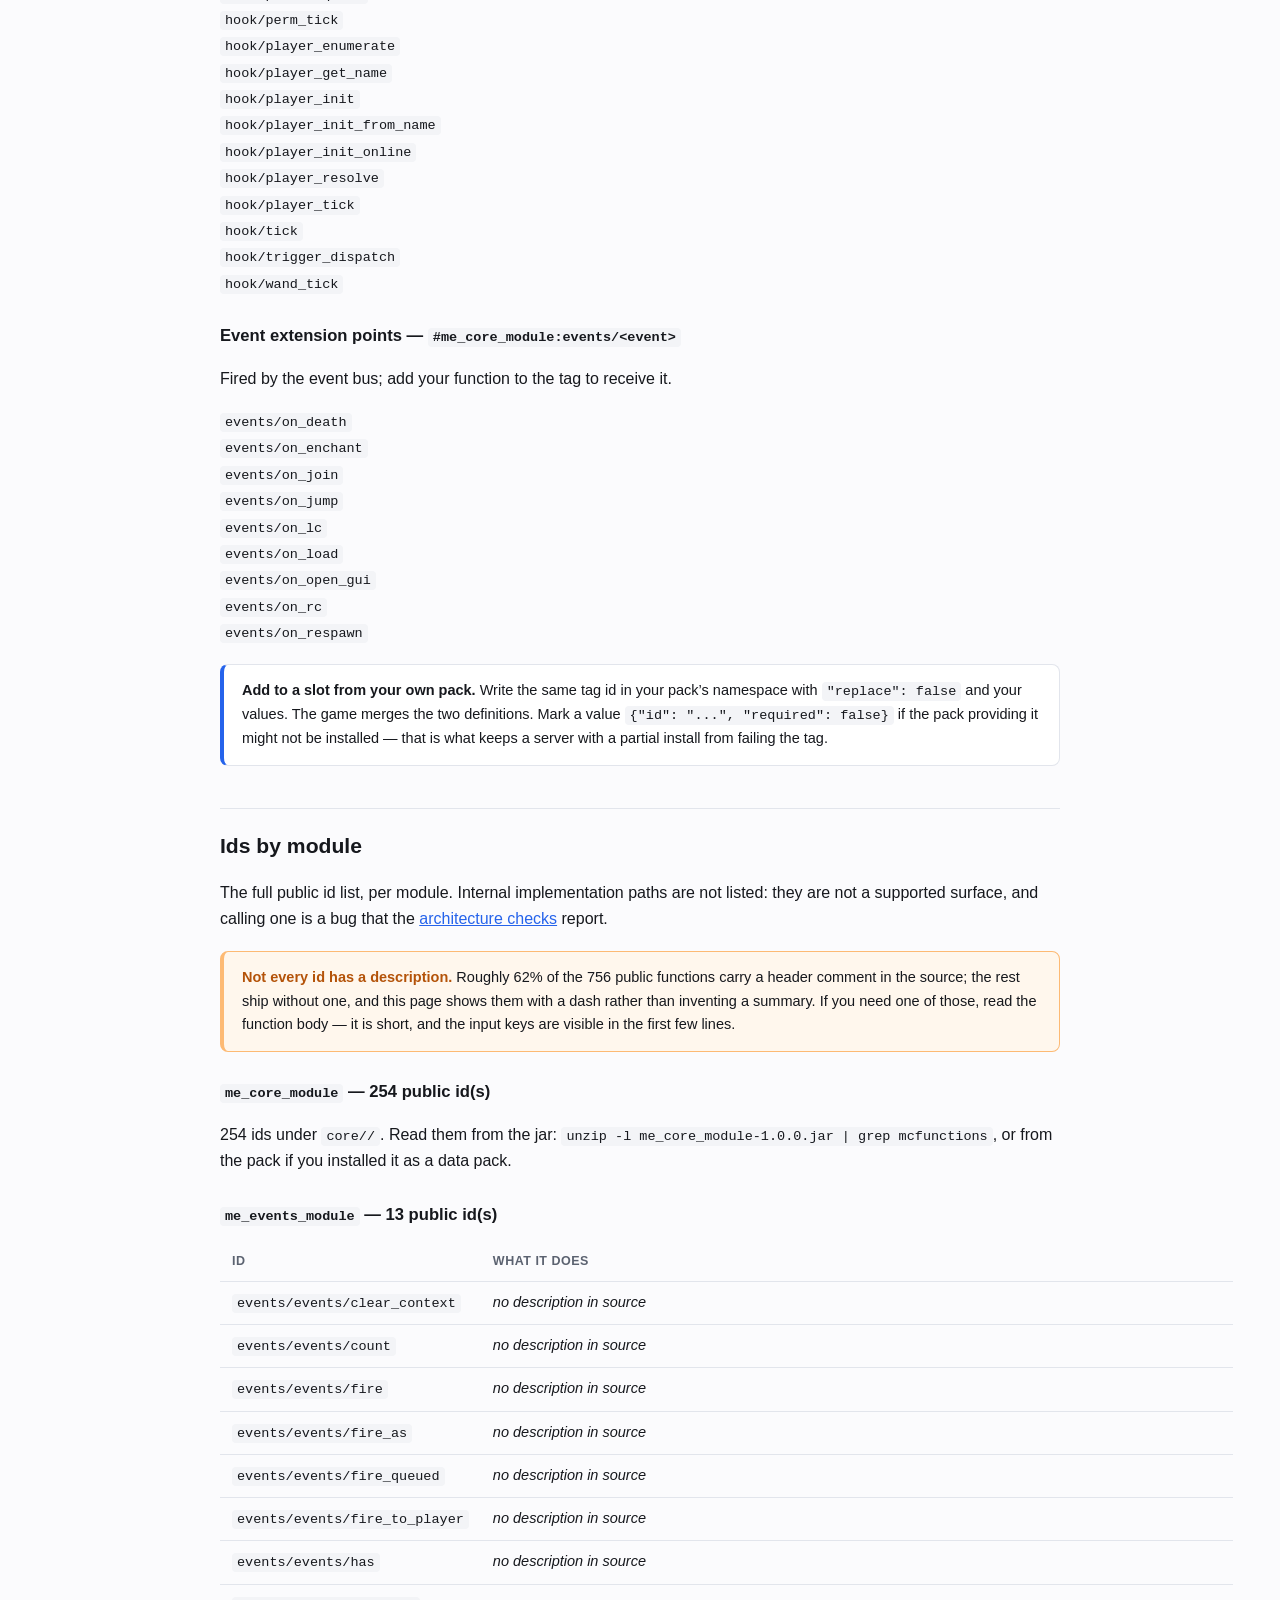
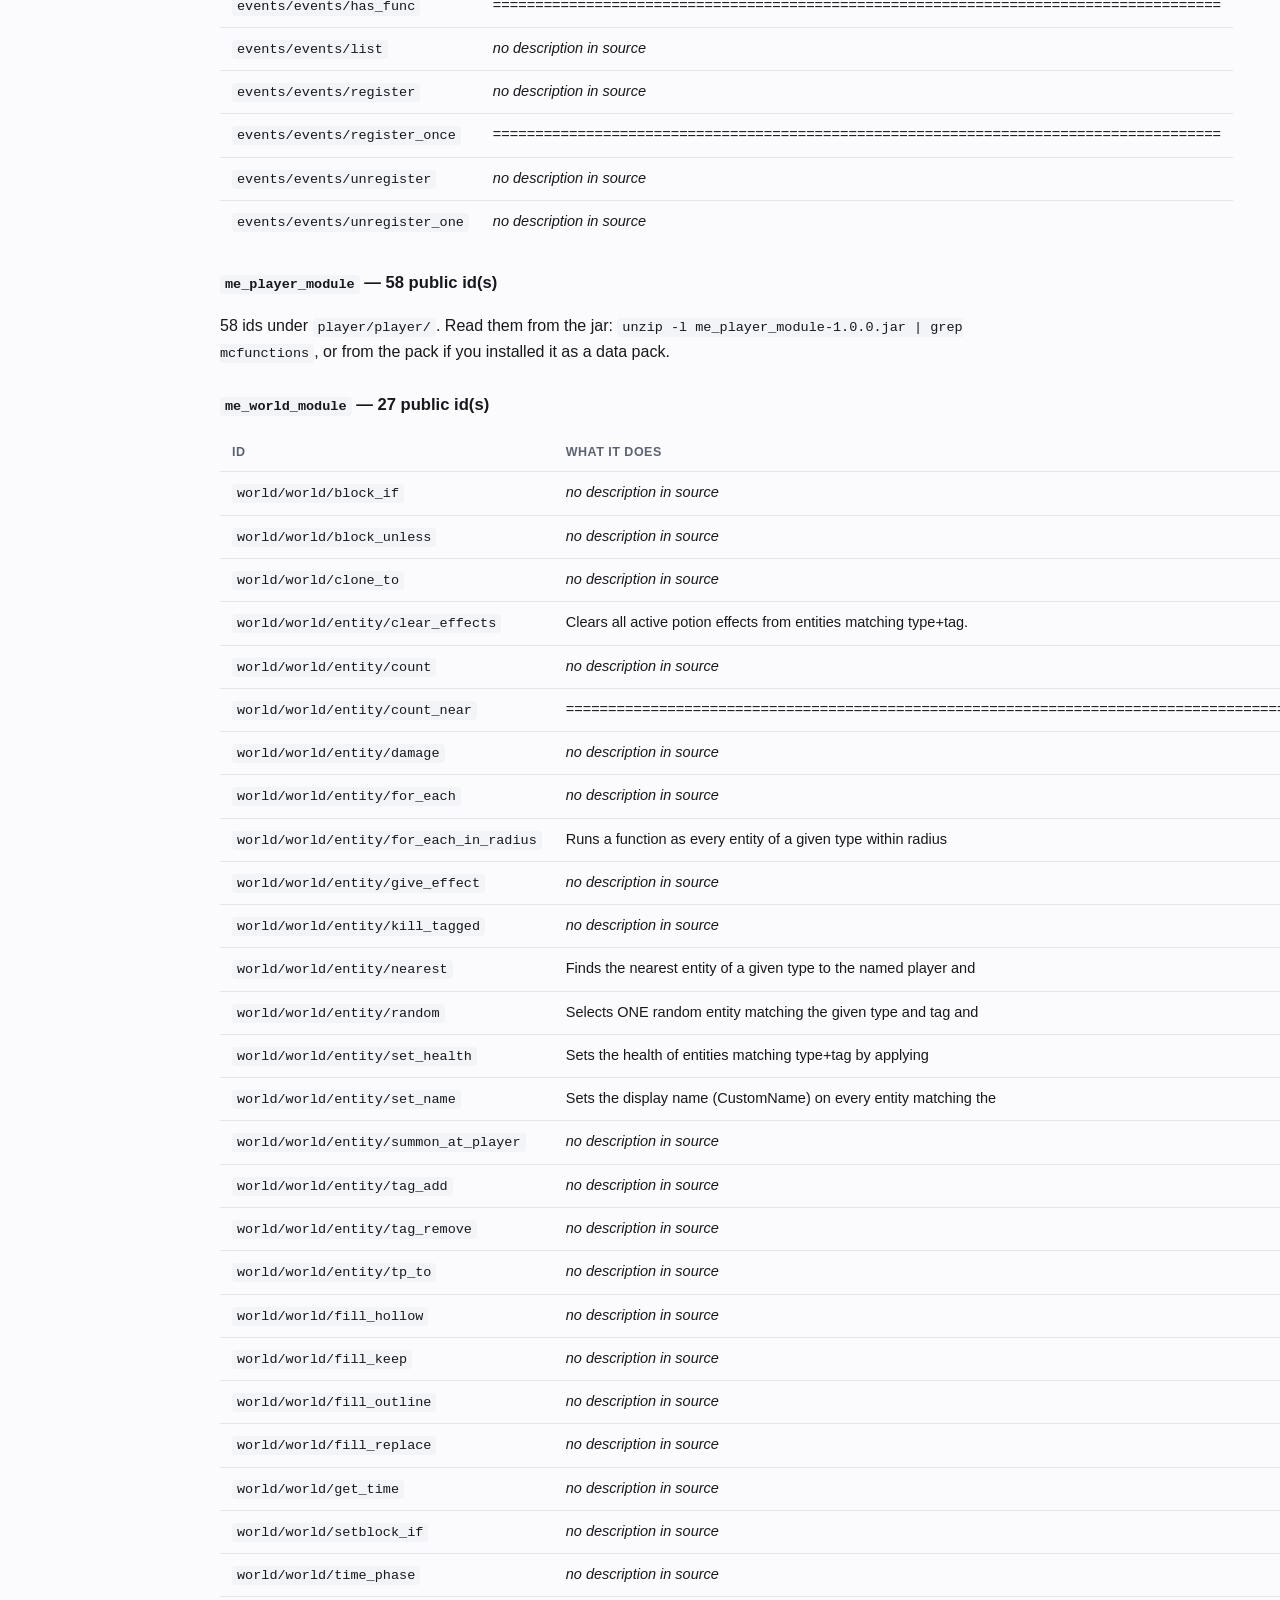
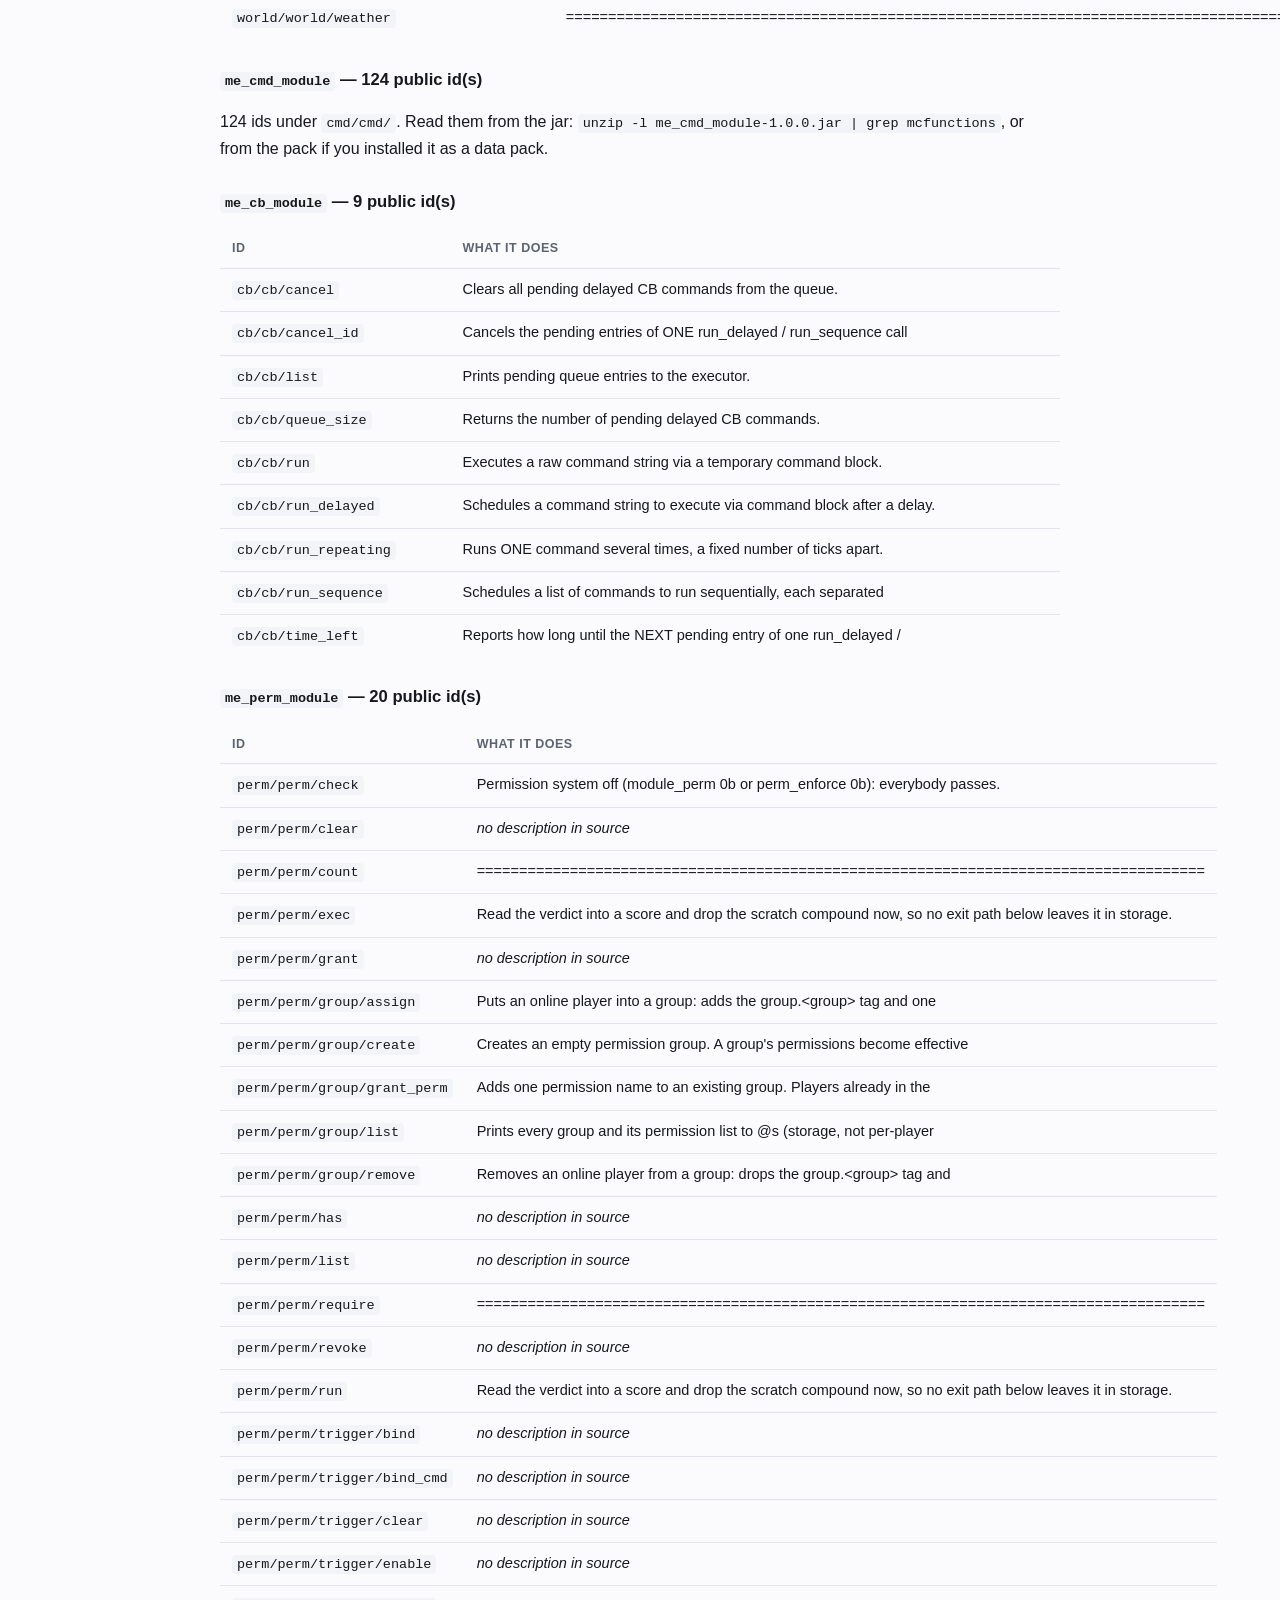
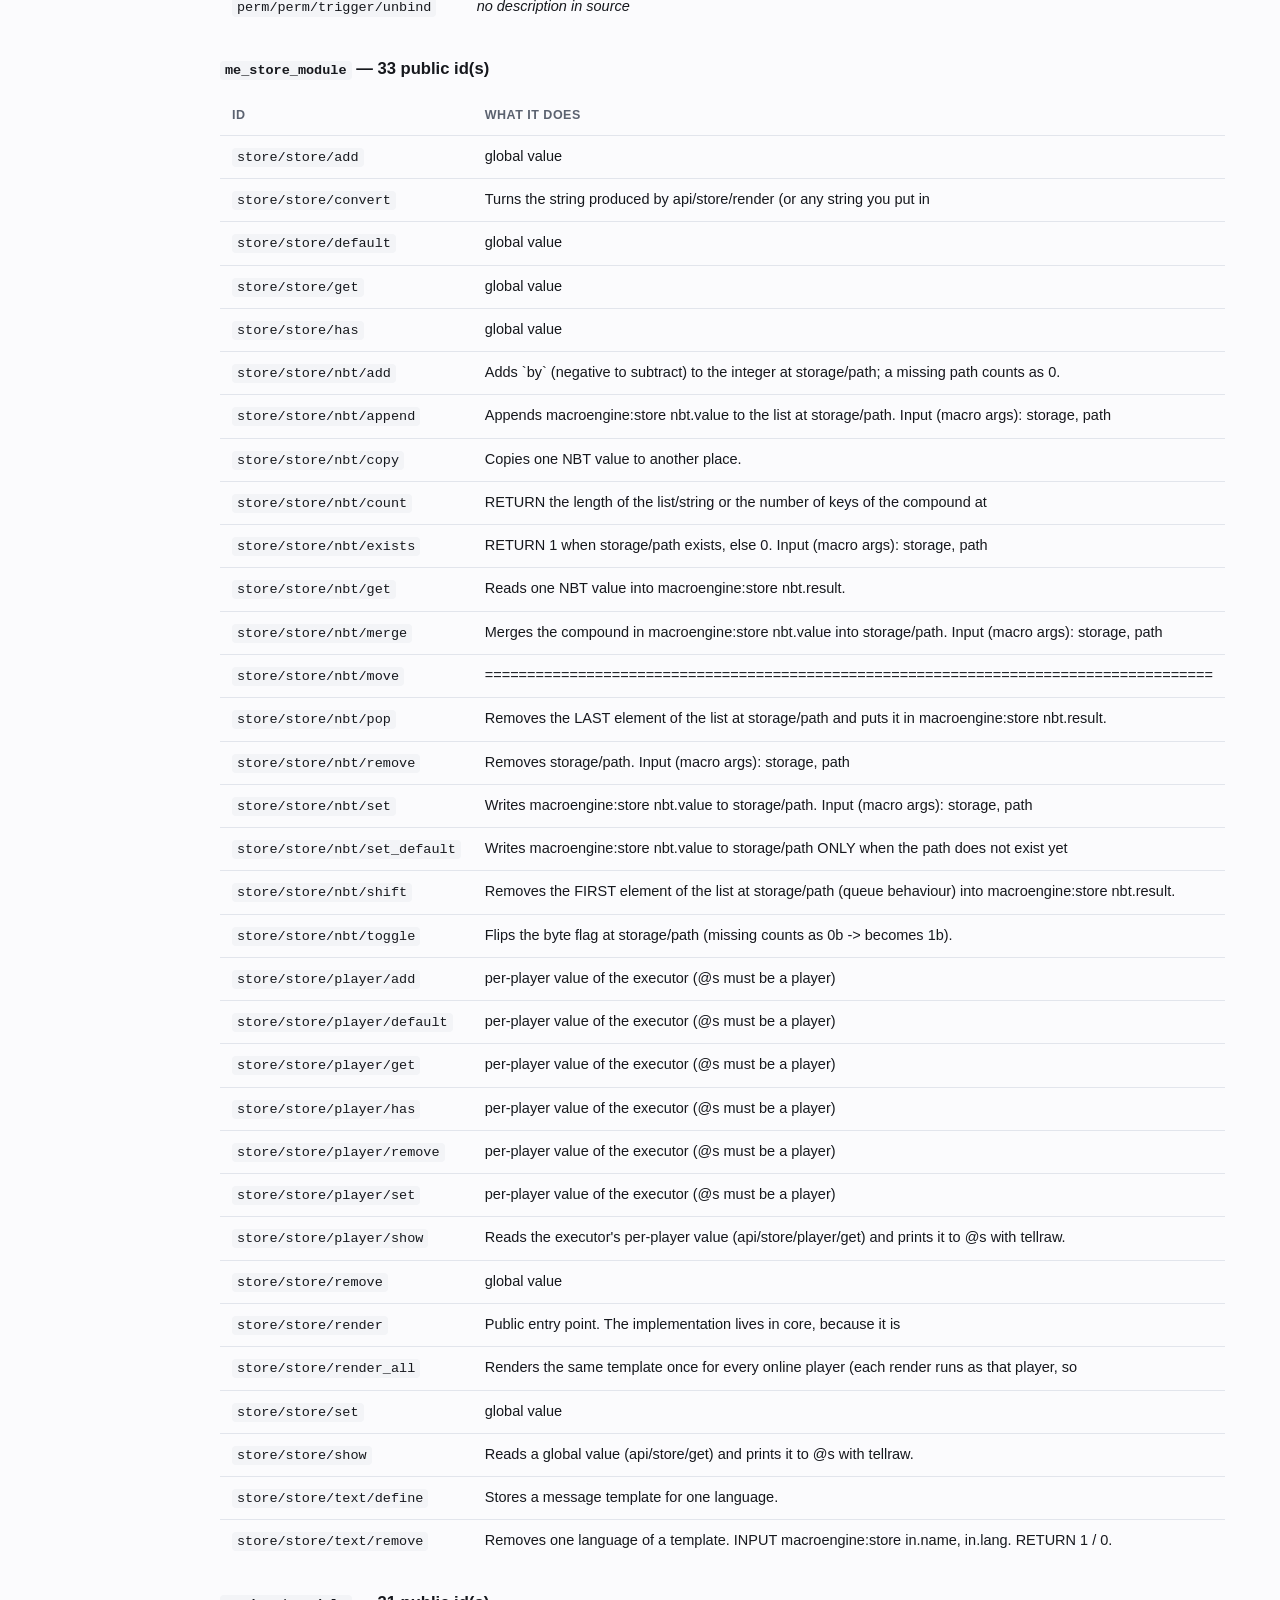
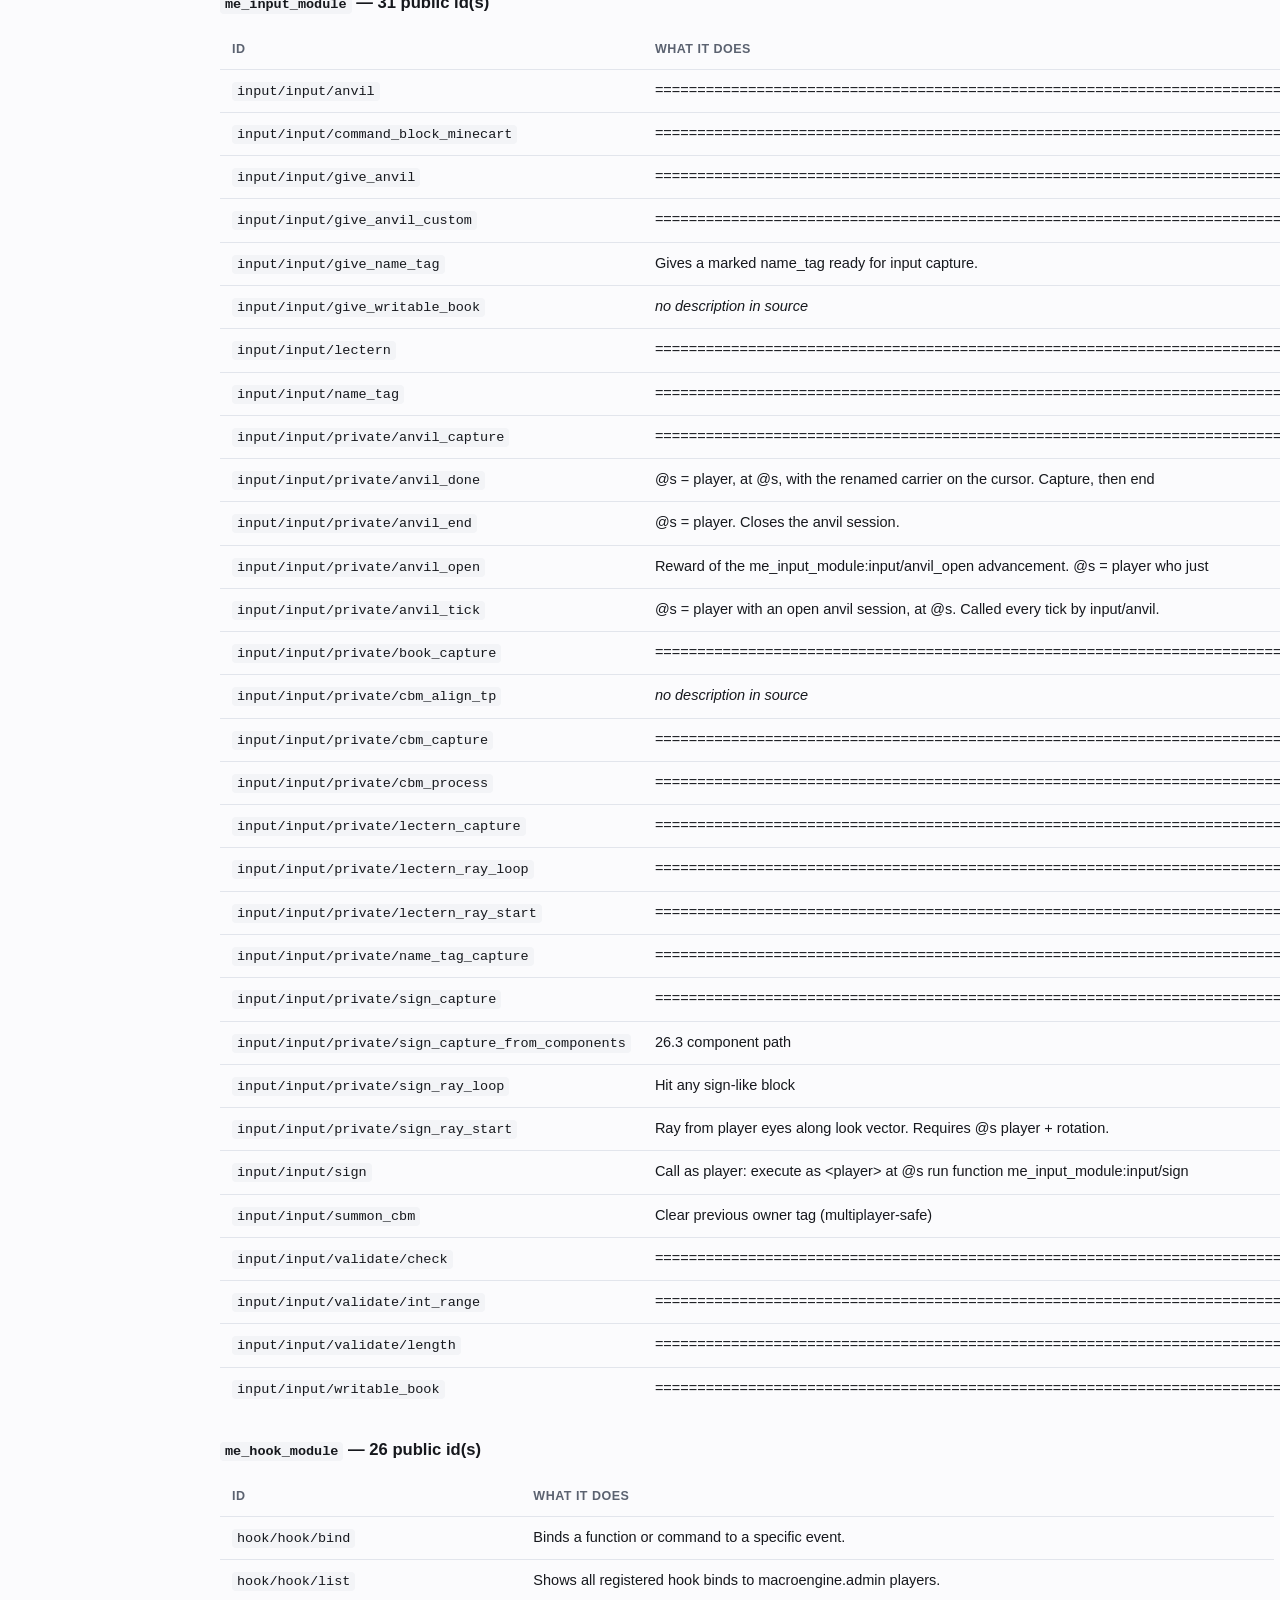
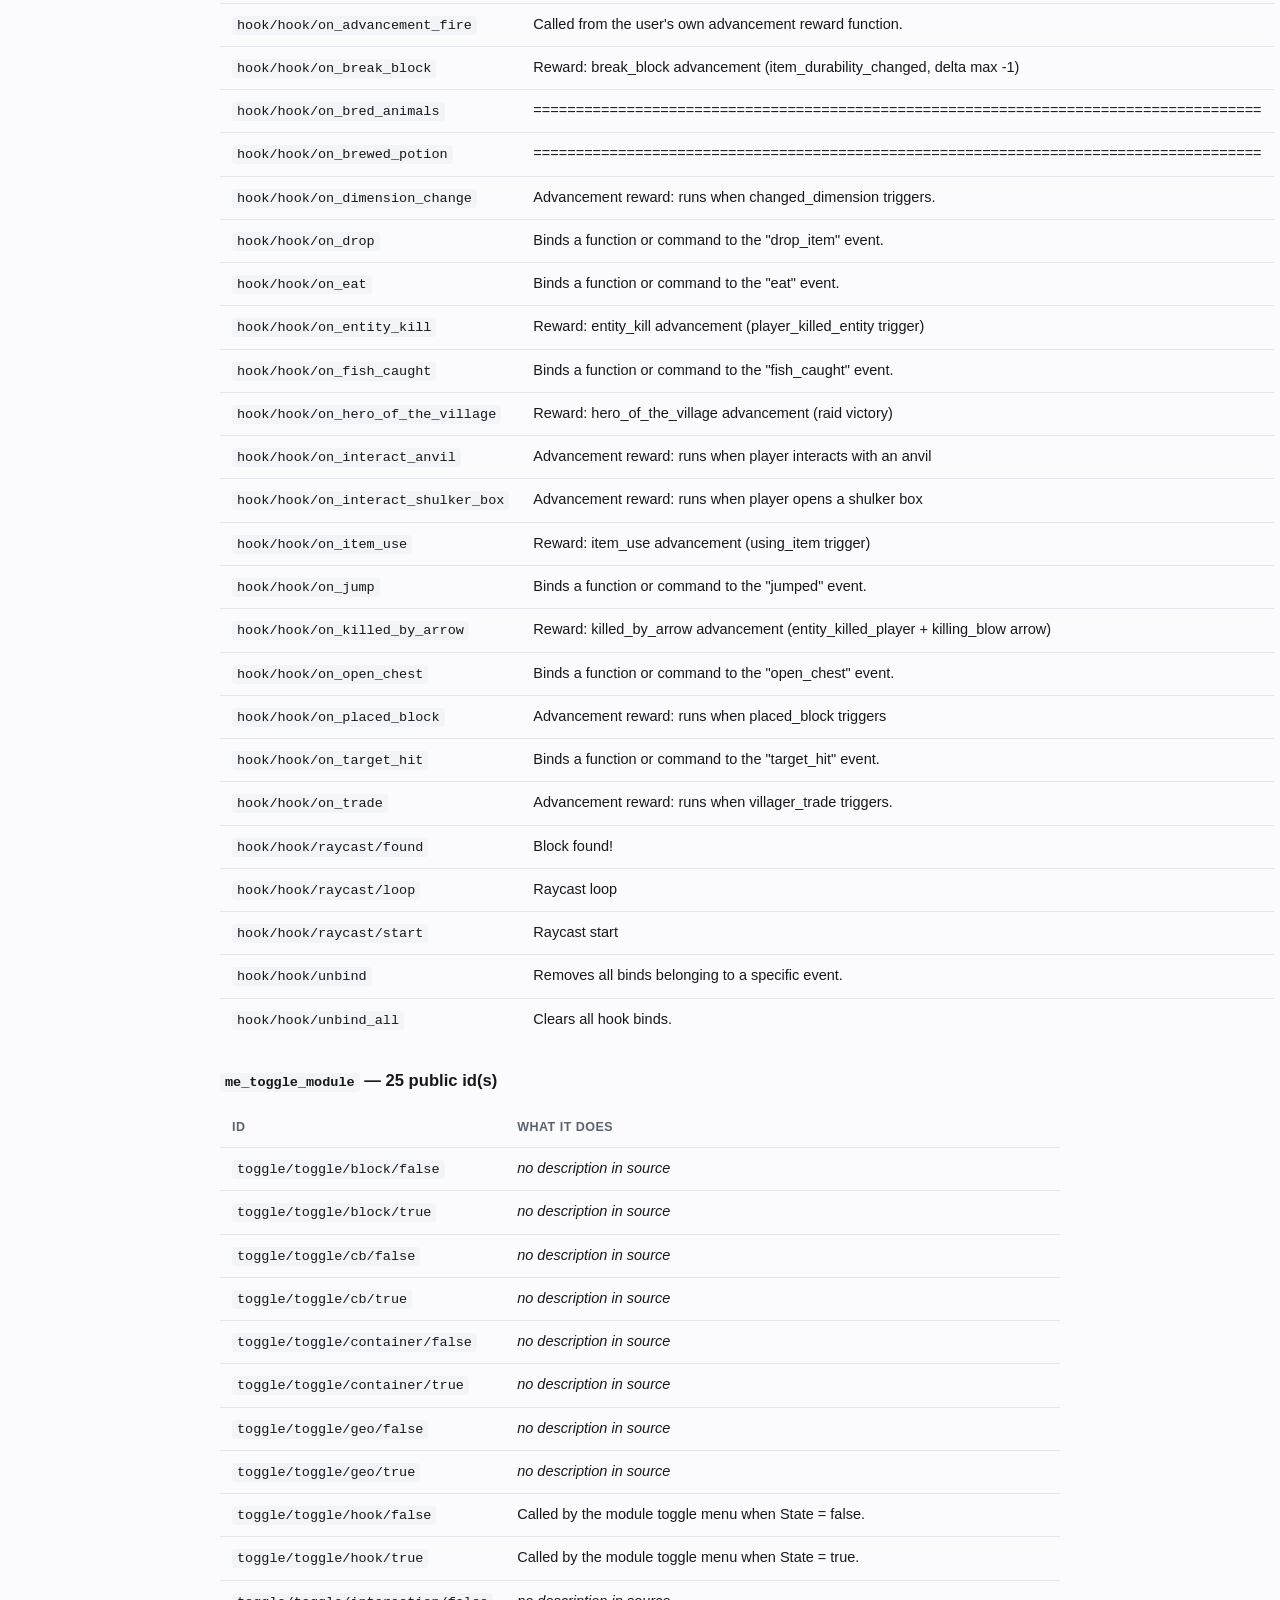
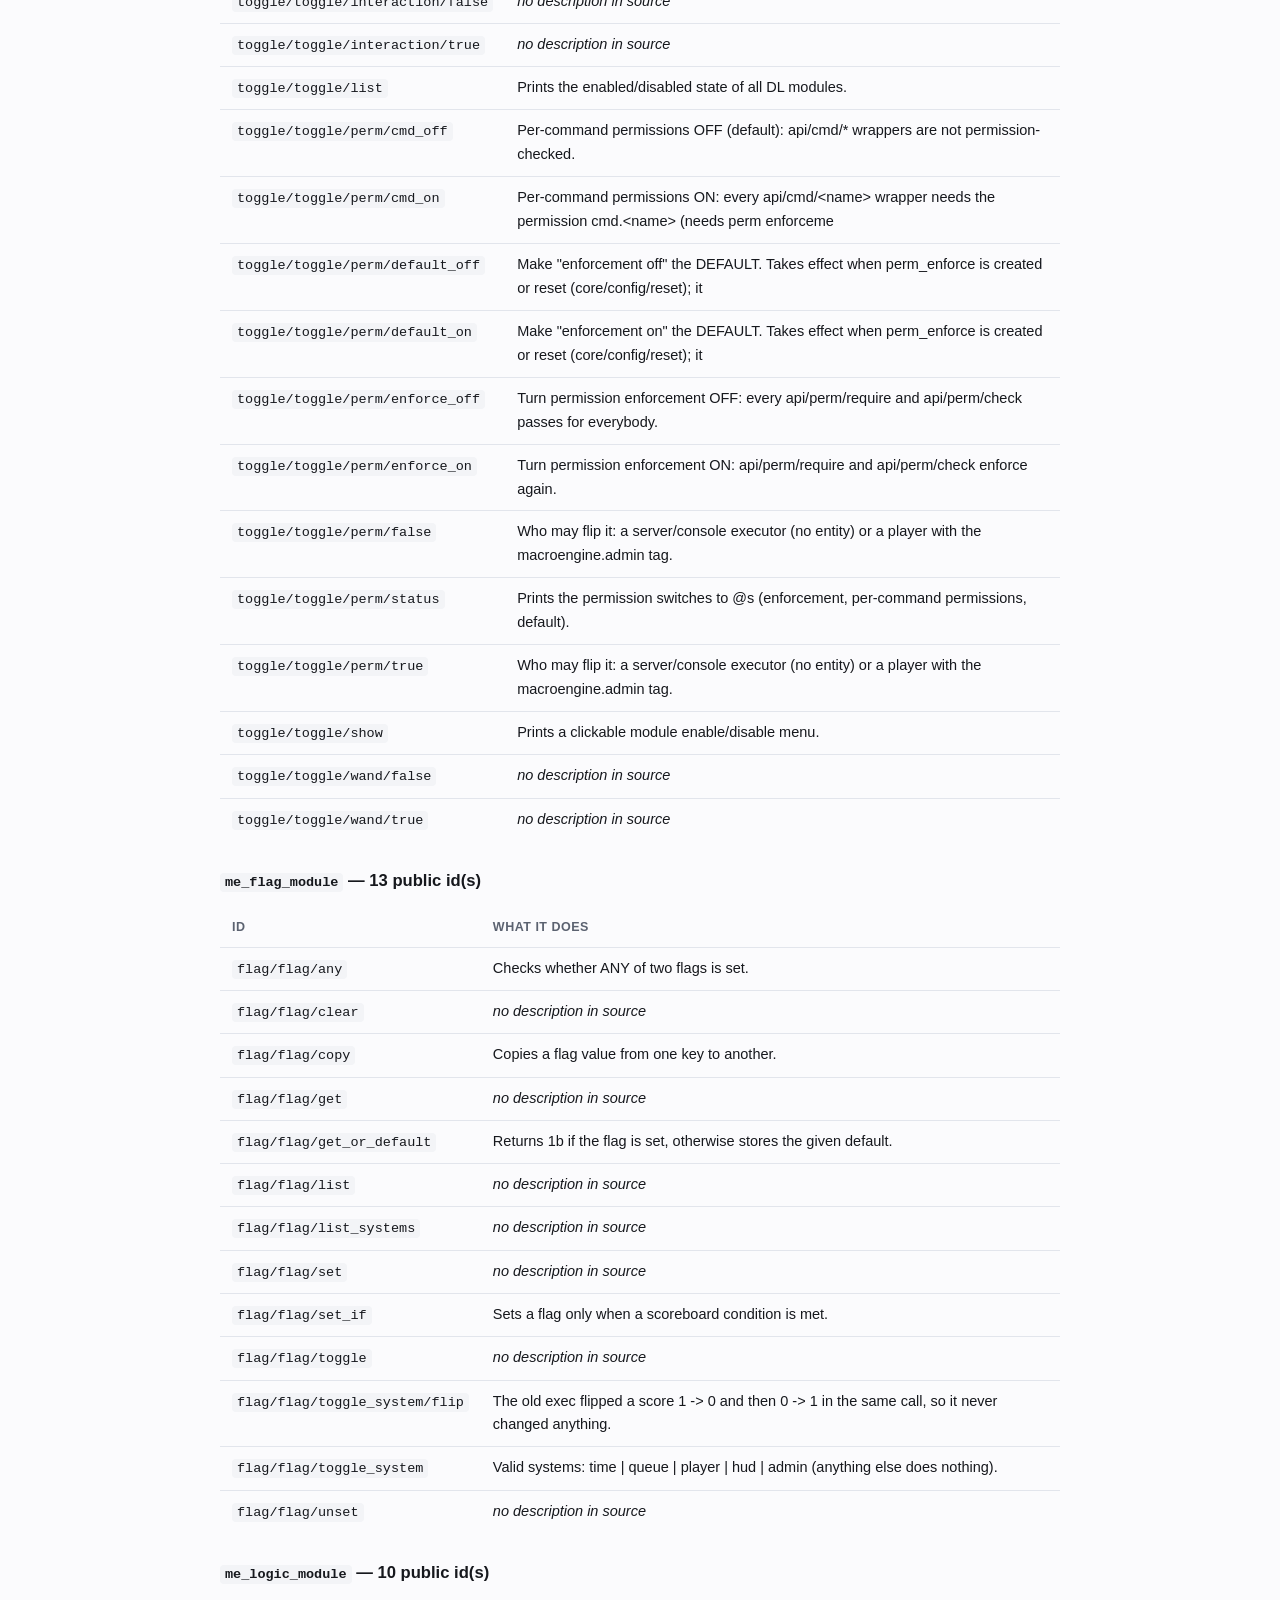
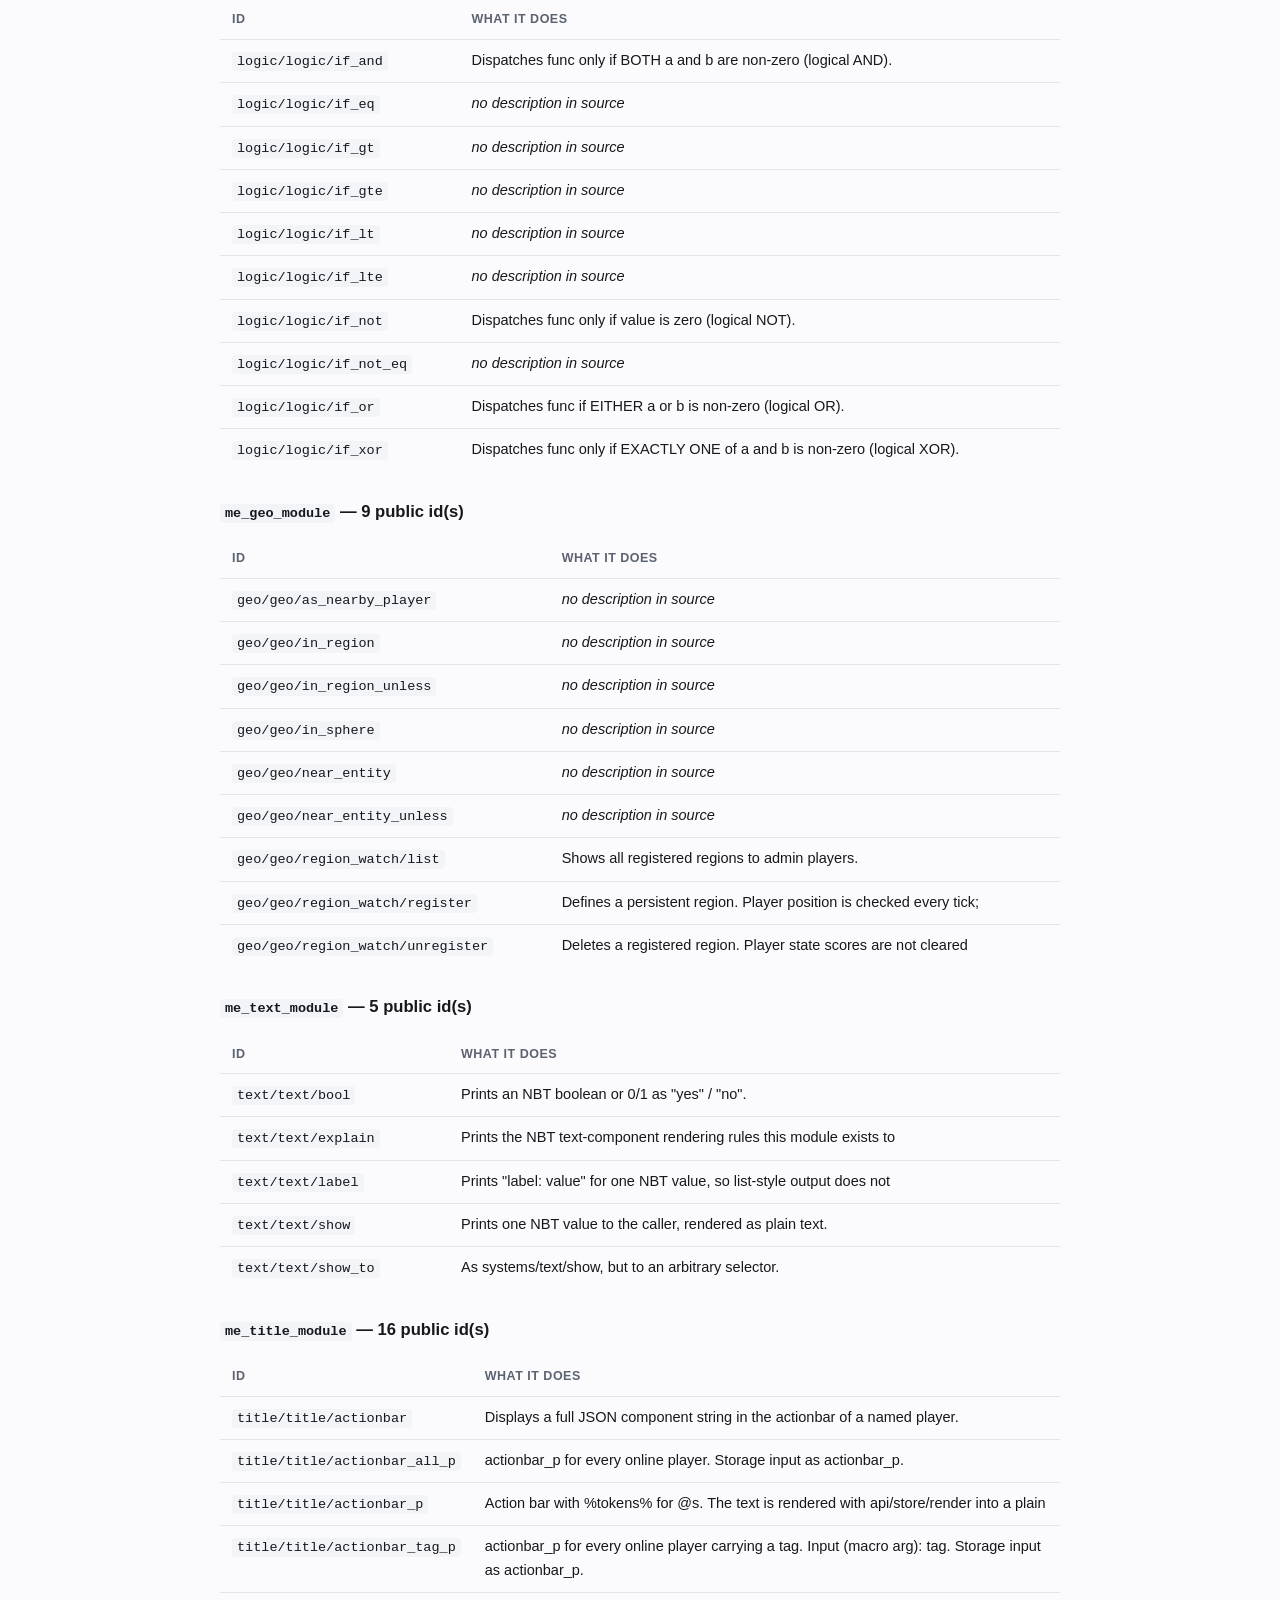
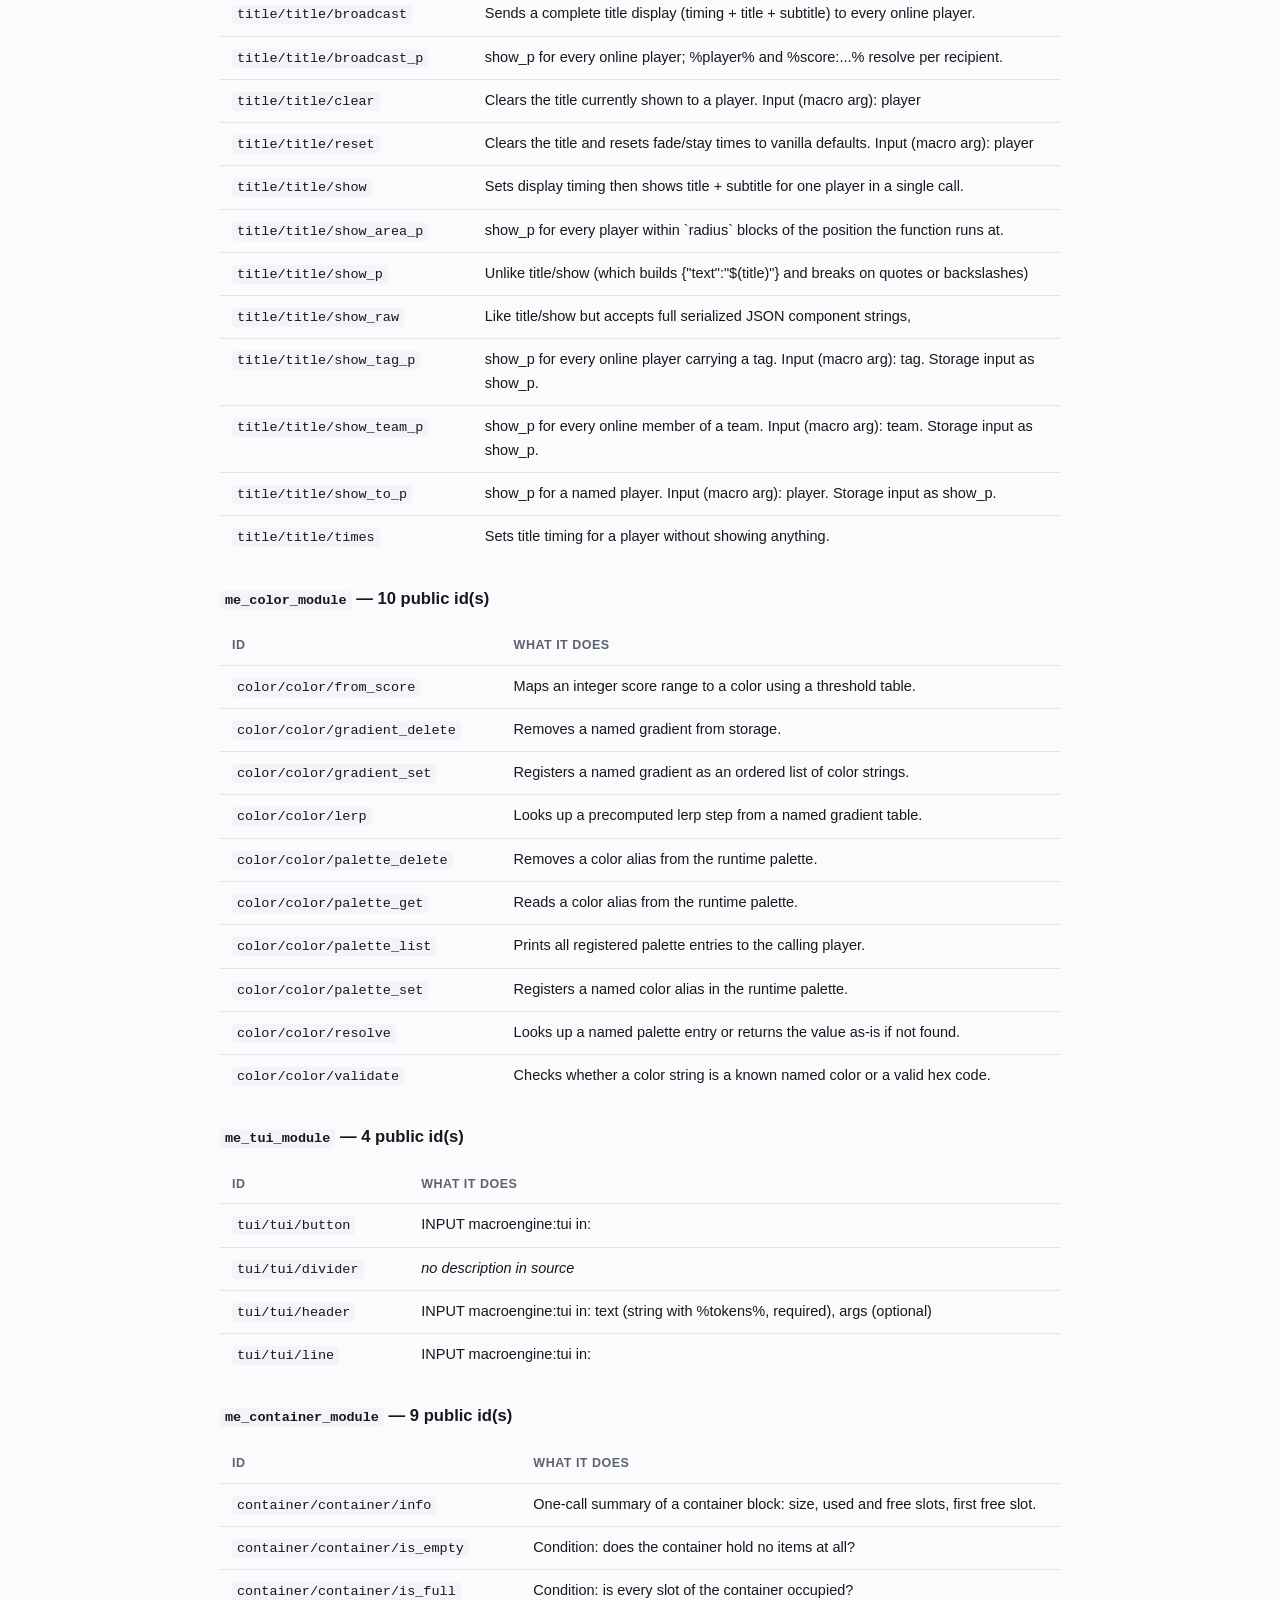
<file: macroengine/reference.html>
<!DOCTYPE html>
<html lang="en">
<head>
<meta charset="utf-8">
<meta name="viewport" content="width=device-width, initial-scale=1">
<title>Function reference &mdash; VortaForge documentation</title>
<meta name="description" content="How to call macroEngine: input storage, return values, hook slots and the public id list per module.">
<style>
/* ==========================================================================
   VortaForge docs - one stylesheet for every page.

   Why inline and not a linked file: the site is published to GitHub Pages and
   also rendered in an in-app preview that has no network access at all. A
   linked stylesheet is a network request, so it would disappear there. Every
   page therefore embeds this text in a <style> block, and tools/sync_style.py
   is what keeps those copies identical - it is not a build step, just a check
   and a copy so the seven near-duplicates that used to exist cannot come back.
   ========================================================================== */

:root {
  color-scheme: light dark;
  --bg: #fbfbfd;      --fg: #16181d;    --muted: #5b6270;
  --line: #e2e5ec;    --card: #ffffff;  --accent: #2563eb;
  --code: #f3f4f7;    --warn: #b45309;  --warnbg: #fff7ed;
  --warnline: #fdba74; --ok: #15803d;   --okbg: #f0fdf4;
  --okline: #86efac;
}

@media (prefers-color-scheme: dark) {
  :root {
    --bg: #0e1014;    --fg: #e8eaf0;    --muted: #9aa3b2;
    --line: #252a33;  --card: #151920;  --accent: #7ab7ff;
    --code: #1b2028;  --warn: #fbbf24;  --warnbg: #241a08;
    --warnline: #7c4a03; --ok: #4ade80; --okbg: #0a1f12;
    --okline: #14532d;
  }
}

* { box-sizing: border-box; }

body {
  margin: 0;
  background: var(--bg);
  color: var(--fg);
  font: 16px/1.65 -apple-system, BlinkMacSystemFont, "Segoe UI", Roboto, Helvetica, Arial, sans-serif;
}

.wrap { max-width: 880px; margin: 0 auto; padding: 34px 20px 80px; }

/* --- headings ------------------------------------------------------------ */

h1 { font-size: 2rem; margin: 0 0 8px; letter-spacing: -0.02em; }
h2 { font-size: 1.32rem; margin: 42px 0 12px; padding-top: 20px; border-top: 1px solid var(--line); }
h3 { font-size: 1.04rem; margin: 26px 0 8px; }
h4 { font-size: 0.95rem; margin: 20px 0 6px; color: var(--muted); text-transform: uppercase;
     letter-spacing: .05em; }

.sub { color: var(--muted); margin: 0 0 6px; font-size: 15px; }
.lede { font-size: 1.05rem; color: var(--muted); margin: 0 0 18px; }

a { color: var(--accent); }
a:hover { text-decoration-thickness: 2px; }

/* --- code ---------------------------------------------------------------- */

code, pre {
  font-family: ui-monospace, SFMono-Regular, Menlo, Consolas, monospace;
  font-size: 13.5px;
}
code { background: var(--code); padding: 2px 5px; border-radius: 4px; }
pre {
  background: var(--code);
  border: 1px solid var(--line);
  border-radius: 8px;
  padding: 14px 16px;
  overflow-x: auto;
  line-height: 1.5;
}
pre code { background: none; padding: 0; }

/* --- tables -------------------------------------------------------------- */

table { border-collapse: collapse; width: 100%; margin: 14px 0; font-size: 14.5px; }
th, td { text-align: left; padding: 9px 12px; border-bottom: 1px solid var(--line); vertical-align: top; }
th { font-weight: 600; color: var(--muted); font-size: 12.5px; text-transform: uppercase; letter-spacing: .04em; }
tbody tr:last-child td { border-bottom: none; }

/* --- callouts ------------------------------------------------------------ */

.note, .warnbox, .okbox {
  border-radius: 8px;
  padding: 14px 18px;
  margin: 18px 0;
  font-size: 14.5px;
}
.note { background: var(--card); border: 1px solid var(--line); border-left: 4px solid var(--accent); }
.warnbox { background: var(--warnbg); border: 1px solid var(--warnline); border-left: 4px solid var(--warnline); }
.warnbox strong { color: var(--warn); }
.okbox { background: var(--okbg); border: 1px solid var(--okline); border-left: 4px solid var(--okline); }
.okbox strong { color: var(--ok); }

/* --- layout helpers ------------------------------------------------------ */

.card { background: var(--card); border: 1px solid var(--line); border-radius: 10px; padding: 18px 20px; margin: 14px 0; }
.card h3 { margin-top: 0; }

.grid { display: grid; grid-template-columns: repeat(auto-fit, minmax(240px, 1fr)); gap: 14px; margin: 16px 0; }
.grid .card { margin: 0; }

.pill, .tag {
  display: inline-block;
  font-size: 12px;
  padding: 1px 8px;
  border-radius: 999px;
  border: 1px solid var(--line);
  background: var(--card);
  color: var(--muted);
  white-space: nowrap;
}
.tag { font-family: ui-monospace, SFMono-Regular, Menlo, Consolas, monospace; font-size: 11.5px; }
.yes { color: var(--ok); }
.no { color: var(--warn); }

/* --- table of contents --------------------------------------------------- */

.toc {
  background: var(--card);
  border: 1px solid var(--line);
  border-radius: 10px;
  padding: 14px 20px;
  margin: 20px 0 26px;
  font-size: 14.5px;
}
.toc ol, .toc ul { margin: 6px 0 0; padding-left: 22px; }
.toc li { margin: 3px 0; }
.toc strong { font-size: 12.5px; text-transform: uppercase; letter-spacing: .05em; color: var(--muted); }

/* --- hero and banner ----------------------------------------------------- */

.hero { padding: 10px 0 26px; }
.hero h1 { font-size: 2.35rem; }
.banner {
  background: var(--card);
  border: 1px solid var(--line);
  border-left: 4px solid var(--warnline);
  border-radius: 8px;
  padding: 12px 16px;
  margin: 0 0 22px;
  font-size: 14px;
}
.icon { font-size: 1.3rem; line-height: 1; margin-right: 6px; }

/* --- site navigation ----------------------------------------------------- */

.nav {
  border-bottom: 1px solid var(--line);
  margin: 0 0 26px;
  padding: 0 0 12px;
  font-size: 14px;
}
.nav a { margin-right: 16px; text-decoration: none; }
.nav a:hover { text-decoration: underline; }
.nav .here { color: var(--fg); font-weight: 600; }

.crumbs { color: var(--muted); font-size: 13.5px; margin: 0 0 16px; }
.crumbs a { text-decoration: none; }

footer {
  margin-top: 56px;
  padding-top: 20px;
  border-top: 1px solid var(--line);
  color: var(--muted);
  font-size: 13.5px;
}
footer a { color: var(--muted); }

/* --- print --------------------------------------------------------------- */

@media print {
  .nav, footer { display: none; }
  body { background: #fff; color: #000; }
  a { color: #000; text-decoration: underline; }
  pre, table { break-inside: avoid; }
}
</style>
</head>
<body>
<div class="wrap">
<nav class="nav"><a href="../index.html">Home</a><a href="../mods/index.html">Mods</a><a href="../macroengine/index.html" class="here">macroEngine</a><a href="../datapacks/index.html">Datapacks</a><a href="../docs/api.html">API</a><a href="../docs/versions.html">Versions</a><a href="../docs/php.html">PHP</a><a href="../docs/warnings.html">Warnings</a><a href="../docs/archive.html">Archive</a><a href="../docs/maintainers.html">Maintainers</a></nav>
<p class="crumbs"><a href="../index.html">Home</a> / <a href="index.html">macroEngine</a> / Reference</p>
<div class="hero">
  <h1>Function reference</h1>
  <p class="lede">How to call the engine, and the ids each module publishes.</p>
</div>
<h2>The calling convention</h2>
  <p>Every public id is <code>me_&lt;module&gt;_module:&lt;path&gt;</code>. There is no
     <code>api/</code> or <code>systems/</code> segment in the id &mdash; those were
     the organising folders of the original pack and carry no meaning once the
     namespace already says which module a function belongs to.</p>

  <p>Arguments travel through <code>storage macroengine:input</code>. A function
     documents the keys it reads in its own header:</p>

  <pre><code># me_cb_module:cb/run
# Executes a raw command string via a temporary command block.
#
# INPUT  (storage macroengine:input cb):
#   cmd   (string)  — the command to run  [REQUIRED]
#   x     (int)     — CB block X          [default: 0]
#   y     (int)     — CB block Y          [default: -64]</code></pre>

  <p>So a call is: write the input storage, then call the function.</p>
  <pre><code>data modify storage macroengine:input cb.cmd set value "say hello"
function me_cb_module:cb/run</code></pre>

  <h3>Return values</h3>
  <p>Functions that answer a question return <code>1</code> or <code>0</code>, so they
     compose with <code>execute if function</code>:</p>
  <pre><code>execute if function me_perm_module:perm/check
    run say allowed</code></pre>

  <h3>Modules that are off by default</h3>
  <p><code>perm</code> has an enforcement switch. With it off, or with the module not
     installed, permission checks pass rather than fail &mdash; a server without the
     permission module is not a server where nobody may do anything.</p>

  <h2>Extension points</h2>
  <p>Two tag families let you attach to the engine without editing it. Both live in
     the core pack and both merge values from other packs.</p>

  <h3>Hook slots &mdash; <code>#me_core_module:hook/&lt;slot&gt;</code></h3>
  <p>Call a slot and every pack that filled it runs. The core defines the slot;
     modules and your own pack add to it.</p>
  <p>
    <code>hook/cb_tick</code><br>
    <code>hook/cmd_freeze_tick</code><br>
    <code>hook/events_fire</code><br>
    <code>hook/hook_tick</code><br>
    <code>hook/interaction_tick</code><br>
    <code>hook/load</code><br>
    <code>hook/perm_require</code><br>
    <code>hook/perm_tick</code><br>
    <code>hook/player_enumerate</code><br>
    <code>hook/player_get_name</code><br>
    <code>hook/player_init</code><br>
    <code>hook/player_init_from_name</code><br>
    <code>hook/player_init_online</code><br>
    <code>hook/player_resolve</code><br>
    <code>hook/player_tick</code><br>
    <code>hook/tick</code><br>
    <code>hook/trigger_dispatch</code><br>
    <code>hook/wand_tick</code><br>
  </p>

  <h3>Event extension points &mdash; <code>#me_core_module:events/&lt;event&gt;</code></h3>
  <p>Fired by the event bus; add your function to the tag to receive it.</p>
  <p>
    <code>events/on_death</code><br>
    <code>events/on_enchant</code><br>
    <code>events/on_join</code><br>
    <code>events/on_jump</code><br>
    <code>events/on_lc</code><br>
    <code>events/on_load</code><br>
    <code>events/on_open_gui</code><br>
    <code>events/on_rc</code><br>
    <code>events/on_respawn</code><br>
  </p>

  <div class="note">
    <strong>Add to a slot from your own pack.</strong> Write the same tag id in your
    pack&rsquo;s namespace with <code>"replace": false</code> and your values. The game
    merges the two definitions. Mark a value <code>{"id": "...", "required": false}</code>
    if the pack providing it might not be installed &mdash; that is what keeps a
    server with a partial install from failing the tag.
  </div>

  <h2>Ids by module</h2>
  <p>The full public id list, per module. Internal implementation paths are not
     listed: they are not a supported surface, and calling one is a bug that the
     <a href="architecture.html">architecture checks</a> report.</p>

  <div class="warnbox">
    <strong>Not every id has a description.</strong> Roughly 62% of the 756 public functions
    carry a header comment in the source; the rest ship without one, and this page
    shows them with a dash rather than inventing a summary. If you need one of those,
    read the function body &mdash; it is short, and the input keys are visible in the
    first few lines.
  </div>

  <h3><code>me_core_module</code> &mdash; 254 public id(s)</h3>
  <p>254 ids under <code>core//</code>. Read them from the jar: <code>unzip -l me_core_module-1.0.0.jar | grep mcfunctions</code>, or from the pack if you installed it as a data pack.</p>

  <h3><code>me_events_module</code> &mdash; 13 public id(s)</h3>
  <table>
    <thead><tr><th>Id</th><th>What it does</th></tr></thead>
    <tbody>
      <tr><td><code>events/events/clear_context</code></td><td><em>no description in source</em></td></tr>
      <tr><td><code>events/events/count</code></td><td><em>no description in source</em></td></tr>
      <tr><td><code>events/events/fire</code></td><td><em>no description in source</em></td></tr>
      <tr><td><code>events/events/fire_as</code></td><td><em>no description in source</em></td></tr>
      <tr><td><code>events/events/fire_queued</code></td><td><em>no description in source</em></td></tr>
      <tr><td><code>events/events/fire_to_player</code></td><td><em>no description in source</em></td></tr>
      <tr><td><code>events/events/has</code></td><td><em>no description in source</em></td></tr>
      <tr><td><code>events/events/has_func</code></td><td>======================================================================================</td></tr>
      <tr><td><code>events/events/list</code></td><td><em>no description in source</em></td></tr>
      <tr><td><code>events/events/register</code></td><td><em>no description in source</em></td></tr>
      <tr><td><code>events/events/register_once</code></td><td>======================================================================================</td></tr>
      <tr><td><code>events/events/unregister</code></td><td><em>no description in source</em></td></tr>
      <tr><td><code>events/events/unregister_one</code></td><td><em>no description in source</em></td></tr>
    </tbody>
  </table>

  <h3><code>me_player_module</code> &mdash; 58 public id(s)</h3>
  <p>58 ids under <code>player/player/</code>. Read them from the jar: <code>unzip -l me_player_module-1.0.0.jar | grep mcfunctions</code>, or from the pack if you installed it as a data pack.</p>

  <h3><code>me_world_module</code> &mdash; 27 public id(s)</h3>
  <table>
    <thead><tr><th>Id</th><th>What it does</th></tr></thead>
    <tbody>
      <tr><td><code>world/world/block_if</code></td><td><em>no description in source</em></td></tr>
      <tr><td><code>world/world/block_unless</code></td><td><em>no description in source</em></td></tr>
      <tr><td><code>world/world/clone_to</code></td><td><em>no description in source</em></td></tr>
      <tr><td><code>world/world/entity/clear_effects</code></td><td>Clears all active potion effects from entities matching type+tag.</td></tr>
      <tr><td><code>world/world/entity/count</code></td><td><em>no description in source</em></td></tr>
      <tr><td><code>world/world/entity/count_near</code></td><td>======================================================================================</td></tr>
      <tr><td><code>world/world/entity/damage</code></td><td><em>no description in source</em></td></tr>
      <tr><td><code>world/world/entity/for_each</code></td><td><em>no description in source</em></td></tr>
      <tr><td><code>world/world/entity/for_each_in_radius</code></td><td>Runs a function as every entity of a given type within radius</td></tr>
      <tr><td><code>world/world/entity/give_effect</code></td><td><em>no description in source</em></td></tr>
      <tr><td><code>world/world/entity/kill_tagged</code></td><td><em>no description in source</em></td></tr>
      <tr><td><code>world/world/entity/nearest</code></td><td>Finds the nearest entity of a given type to the named player and</td></tr>
      <tr><td><code>world/world/entity/random</code></td><td>Selects ONE random entity matching the given type and tag and</td></tr>
      <tr><td><code>world/world/entity/set_health</code></td><td>Sets the health of entities matching type+tag by applying</td></tr>
      <tr><td><code>world/world/entity/set_name</code></td><td>Sets the display name (CustomName) on every entity matching the</td></tr>
      <tr><td><code>world/world/entity/summon_at_player</code></td><td><em>no description in source</em></td></tr>
      <tr><td><code>world/world/entity/tag_add</code></td><td><em>no description in source</em></td></tr>
      <tr><td><code>world/world/entity/tag_remove</code></td><td><em>no description in source</em></td></tr>
      <tr><td><code>world/world/entity/tp_to</code></td><td><em>no description in source</em></td></tr>
      <tr><td><code>world/world/fill_hollow</code></td><td><em>no description in source</em></td></tr>
      <tr><td><code>world/world/fill_keep</code></td><td><em>no description in source</em></td></tr>
      <tr><td><code>world/world/fill_outline</code></td><td><em>no description in source</em></td></tr>
      <tr><td><code>world/world/fill_replace</code></td><td><em>no description in source</em></td></tr>
      <tr><td><code>world/world/get_time</code></td><td><em>no description in source</em></td></tr>
      <tr><td><code>world/world/setblock_if</code></td><td><em>no description in source</em></td></tr>
      <tr><td><code>world/world/time_phase</code></td><td><em>no description in source</em></td></tr>
      <tr><td><code>world/world/weather</code></td><td>======================================================================================</td></tr>
    </tbody>
  </table>

  <h3><code>me_cmd_module</code> &mdash; 124 public id(s)</h3>
  <p>124 ids under <code>cmd/cmd/</code>. Read them from the jar: <code>unzip -l me_cmd_module-1.0.0.jar | grep mcfunctions</code>, or from the pack if you installed it as a data pack.</p>

  <h3><code>me_cb_module</code> &mdash; 9 public id(s)</h3>
  <table>
    <thead><tr><th>Id</th><th>What it does</th></tr></thead>
    <tbody>
      <tr><td><code>cb/cb/cancel</code></td><td>Clears all pending delayed CB commands from the queue.</td></tr>
      <tr><td><code>cb/cb/cancel_id</code></td><td>Cancels the pending entries of ONE run_delayed / run_sequence call</td></tr>
      <tr><td><code>cb/cb/list</code></td><td>Prints pending queue entries to the executor.</td></tr>
      <tr><td><code>cb/cb/queue_size</code></td><td>Returns the number of pending delayed CB commands.</td></tr>
      <tr><td><code>cb/cb/run</code></td><td>Executes a raw command string via a temporary command block.</td></tr>
      <tr><td><code>cb/cb/run_delayed</code></td><td>Schedules a command string to execute via command block after a delay.</td></tr>
      <tr><td><code>cb/cb/run_repeating</code></td><td>Runs ONE command several times, a fixed number of ticks apart.</td></tr>
      <tr><td><code>cb/cb/run_sequence</code></td><td>Schedules a list of commands to run sequentially, each separated</td></tr>
      <tr><td><code>cb/cb/time_left</code></td><td>Reports how long until the NEXT pending entry of one run_delayed /</td></tr>
    </tbody>
  </table>

  <h3><code>me_perm_module</code> &mdash; 20 public id(s)</h3>
  <table>
    <thead><tr><th>Id</th><th>What it does</th></tr></thead>
    <tbody>
      <tr><td><code>perm/perm/check</code></td><td>Permission system off (module_perm 0b or perm_enforce 0b): everybody passes.</td></tr>
      <tr><td><code>perm/perm/clear</code></td><td><em>no description in source</em></td></tr>
      <tr><td><code>perm/perm/count</code></td><td>======================================================================================</td></tr>
      <tr><td><code>perm/perm/exec</code></td><td>Read the verdict into a score and drop the scratch compound now, so no exit path below leaves it in storage.</td></tr>
      <tr><td><code>perm/perm/grant</code></td><td><em>no description in source</em></td></tr>
      <tr><td><code>perm/perm/group/assign</code></td><td>Puts an online player into a group: adds the group.&lt;group&gt; tag and one</td></tr>
      <tr><td><code>perm/perm/group/create</code></td><td>Creates an empty permission group. A group&#x27;s permissions become effective</td></tr>
      <tr><td><code>perm/perm/group/grant_perm</code></td><td>Adds one permission name to an existing group. Players already in the</td></tr>
      <tr><td><code>perm/perm/group/list</code></td><td>Prints every group and its permission list to @s (storage, not per-player</td></tr>
      <tr><td><code>perm/perm/group/remove</code></td><td>Removes an online player from a group: drops the group.&lt;group&gt; tag and</td></tr>
      <tr><td><code>perm/perm/has</code></td><td><em>no description in source</em></td></tr>
      <tr><td><code>perm/perm/list</code></td><td><em>no description in source</em></td></tr>
      <tr><td><code>perm/perm/require</code></td><td>======================================================================================</td></tr>
      <tr><td><code>perm/perm/revoke</code></td><td><em>no description in source</em></td></tr>
      <tr><td><code>perm/perm/run</code></td><td>Read the verdict into a score and drop the scratch compound now, so no exit path below leaves it in storage.</td></tr>
      <tr><td><code>perm/perm/trigger/bind</code></td><td><em>no description in source</em></td></tr>
      <tr><td><code>perm/perm/trigger/bind_cmd</code></td><td><em>no description in source</em></td></tr>
      <tr><td><code>perm/perm/trigger/clear</code></td><td><em>no description in source</em></td></tr>
      <tr><td><code>perm/perm/trigger/enable</code></td><td><em>no description in source</em></td></tr>
      <tr><td><code>perm/perm/trigger/unbind</code></td><td><em>no description in source</em></td></tr>
    </tbody>
  </table>

  <h3><code>me_store_module</code> &mdash; 33 public id(s)</h3>
  <table>
    <thead><tr><th>Id</th><th>What it does</th></tr></thead>
    <tbody>
      <tr><td><code>store/store/add</code></td><td>global value</td></tr>
      <tr><td><code>store/store/convert</code></td><td>Turns the string produced by api/store/render (or any string you put in</td></tr>
      <tr><td><code>store/store/default</code></td><td>global value</td></tr>
      <tr><td><code>store/store/get</code></td><td>global value</td></tr>
      <tr><td><code>store/store/has</code></td><td>global value</td></tr>
      <tr><td><code>store/store/nbt/add</code></td><td>Adds `by` (negative to subtract) to the integer at storage/path; a missing path counts as 0.</td></tr>
      <tr><td><code>store/store/nbt/append</code></td><td>Appends macroengine:store nbt.value to the list at storage/path. Input (macro args): storage, path</td></tr>
      <tr><td><code>store/store/nbt/copy</code></td><td>Copies one NBT value to another place.</td></tr>
      <tr><td><code>store/store/nbt/count</code></td><td>RETURN the length of the list/string or the number of keys of the compound at</td></tr>
      <tr><td><code>store/store/nbt/exists</code></td><td>RETURN 1 when storage/path exists, else 0. Input (macro args): storage, path</td></tr>
      <tr><td><code>store/store/nbt/get</code></td><td>Reads one NBT value into macroengine:store nbt.result.</td></tr>
      <tr><td><code>store/store/nbt/merge</code></td><td>Merges the compound in macroengine:store nbt.value into storage/path. Input (macro args): storage, path</td></tr>
      <tr><td><code>store/store/nbt/move</code></td><td>======================================================================================</td></tr>
      <tr><td><code>store/store/nbt/pop</code></td><td>Removes the LAST element of the list at storage/path and puts it in macroengine:store nbt.result.</td></tr>
      <tr><td><code>store/store/nbt/remove</code></td><td>Removes storage/path. Input (macro args): storage, path</td></tr>
      <tr><td><code>store/store/nbt/set</code></td><td>Writes macroengine:store nbt.value to storage/path. Input (macro args): storage, path</td></tr>
      <tr><td><code>store/store/nbt/set_default</code></td><td>Writes macroengine:store nbt.value to storage/path ONLY when the path does not exist yet</td></tr>
      <tr><td><code>store/store/nbt/shift</code></td><td>Removes the FIRST element of the list at storage/path (queue behaviour) into macroengine:store nbt.result.</td></tr>
      <tr><td><code>store/store/nbt/toggle</code></td><td>Flips the byte flag at storage/path (missing counts as 0b -&gt; becomes 1b).</td></tr>
      <tr><td><code>store/store/player/add</code></td><td>per-player value of the executor (@s must be a player)</td></tr>
      <tr><td><code>store/store/player/default</code></td><td>per-player value of the executor (@s must be a player)</td></tr>
      <tr><td><code>store/store/player/get</code></td><td>per-player value of the executor (@s must be a player)</td></tr>
      <tr><td><code>store/store/player/has</code></td><td>per-player value of the executor (@s must be a player)</td></tr>
      <tr><td><code>store/store/player/remove</code></td><td>per-player value of the executor (@s must be a player)</td></tr>
      <tr><td><code>store/store/player/set</code></td><td>per-player value of the executor (@s must be a player)</td></tr>
      <tr><td><code>store/store/player/show</code></td><td>Reads the executor&#x27;s per-player value (api/store/player/get) and prints it to @s with tellraw.</td></tr>
      <tr><td><code>store/store/remove</code></td><td>global value</td></tr>
      <tr><td><code>store/store/render</code></td><td>Public entry point. The implementation lives in core, because it is</td></tr>
      <tr><td><code>store/store/render_all</code></td><td>Renders the same template once for every online player (each render runs as that player, so</td></tr>
      <tr><td><code>store/store/set</code></td><td>global value</td></tr>
      <tr><td><code>store/store/show</code></td><td>Reads a global value (api/store/get) and prints it to @s with tellraw.</td></tr>
      <tr><td><code>store/store/text/define</code></td><td>Stores a message template for one language.</td></tr>
      <tr><td><code>store/store/text/remove</code></td><td>Removes one language of a template. INPUT macroengine:store in.name, in.lang. RETURN 1 / 0.</td></tr>
    </tbody>
  </table>

  <h3><code>me_input_module</code> &mdash; 31 public id(s)</h3>
  <table>
    <thead><tr><th>Id</th><th>What it does</th></tr></thead>
    <tbody>
      <tr><td><code>input/input/anvil</code></td><td>======================================================================================</td></tr>
      <tr><td><code>input/input/command_block_minecart</code></td><td>======================================================================================</td></tr>
      <tr><td><code>input/input/give_anvil</code></td><td>======================================================================================</td></tr>
      <tr><td><code>input/input/give_anvil_custom</code></td><td>======================================================================================</td></tr>
      <tr><td><code>input/input/give_name_tag</code></td><td>Gives a marked name_tag ready for input capture.</td></tr>
      <tr><td><code>input/input/give_writable_book</code></td><td><em>no description in source</em></td></tr>
      <tr><td><code>input/input/lectern</code></td><td>======================================================================================</td></tr>
      <tr><td><code>input/input/name_tag</code></td><td>======================================================================================</td></tr>
      <tr><td><code>input/input/private/anvil_capture</code></td><td>======================================================================================</td></tr>
      <tr><td><code>input/input/private/anvil_done</code></td><td>@s = player, at @s, with the renamed carrier on the cursor. Capture, then end</td></tr>
      <tr><td><code>input/input/private/anvil_end</code></td><td>@s = player. Closes the anvil session.</td></tr>
      <tr><td><code>input/input/private/anvil_open</code></td><td>Reward of the me_input_module:input/anvil_open advancement. @s = player who just</td></tr>
      <tr><td><code>input/input/private/anvil_tick</code></td><td>@s = player with an open anvil session, at @s. Called every tick by input/anvil.</td></tr>
      <tr><td><code>input/input/private/book_capture</code></td><td>======================================================================================</td></tr>
      <tr><td><code>input/input/private/cbm_align_tp</code></td><td><em>no description in source</em></td></tr>
      <tr><td><code>input/input/private/cbm_capture</code></td><td>======================================================================================</td></tr>
      <tr><td><code>input/input/private/cbm_process</code></td><td>======================================================================================</td></tr>
      <tr><td><code>input/input/private/lectern_capture</code></td><td>======================================================================================</td></tr>
      <tr><td><code>input/input/private/lectern_ray_loop</code></td><td>======================================================================================</td></tr>
      <tr><td><code>input/input/private/lectern_ray_start</code></td><td>======================================================================================</td></tr>
      <tr><td><code>input/input/private/name_tag_capture</code></td><td>======================================================================================</td></tr>
      <tr><td><code>input/input/private/sign_capture</code></td><td>======================================================================================</td></tr>
      <tr><td><code>input/input/private/sign_capture_from_components</code></td><td>26.3 component path</td></tr>
      <tr><td><code>input/input/private/sign_ray_loop</code></td><td>Hit any sign-like block</td></tr>
      <tr><td><code>input/input/private/sign_ray_start</code></td><td>Ray from player eyes along look vector. Requires @s player + rotation.</td></tr>
      <tr><td><code>input/input/sign</code></td><td>Call as player: execute as &lt;player&gt; at @s run function me_input_module:input/sign</td></tr>
      <tr><td><code>input/input/summon_cbm</code></td><td>Clear previous owner tag (multiplayer-safe)</td></tr>
      <tr><td><code>input/input/validate/check</code></td><td>======================================================================================</td></tr>
      <tr><td><code>input/input/validate/int_range</code></td><td>======================================================================================</td></tr>
      <tr><td><code>input/input/validate/length</code></td><td>======================================================================================</td></tr>
      <tr><td><code>input/input/writable_book</code></td><td>======================================================================================</td></tr>
    </tbody>
  </table>

  <h3><code>me_hook_module</code> &mdash; 26 public id(s)</h3>
  <table>
    <thead><tr><th>Id</th><th>What it does</th></tr></thead>
    <tbody>
      <tr><td><code>hook/hook/bind</code></td><td>Binds a function or command to a specific event.</td></tr>
      <tr><td><code>hook/hook/list</code></td><td>Shows all registered hook binds to macroengine.admin players.</td></tr>
      <tr><td><code>hook/hook/on_advancement_fire</code></td><td>Called from the user&#x27;s own advancement reward function.</td></tr>
      <tr><td><code>hook/hook/on_break_block</code></td><td>Reward: break_block advancement (item_durability_changed, delta max -1)</td></tr>
      <tr><td><code>hook/hook/on_bred_animals</code></td><td>======================================================================================</td></tr>
      <tr><td><code>hook/hook/on_brewed_potion</code></td><td>======================================================================================</td></tr>
      <tr><td><code>hook/hook/on_dimension_change</code></td><td>Advancement reward: runs when changed_dimension triggers.</td></tr>
      <tr><td><code>hook/hook/on_drop</code></td><td>Binds a function or command to the &quot;drop_item&quot; event.</td></tr>
      <tr><td><code>hook/hook/on_eat</code></td><td>Binds a function or command to the &quot;eat&quot; event.</td></tr>
      <tr><td><code>hook/hook/on_entity_kill</code></td><td>Reward: entity_kill advancement (player_killed_entity trigger)</td></tr>
      <tr><td><code>hook/hook/on_fish_caught</code></td><td>Binds a function or command to the &quot;fish_caught&quot; event.</td></tr>
      <tr><td><code>hook/hook/on_hero_of_the_village</code></td><td>Reward: hero_of_the_village advancement (raid victory)</td></tr>
      <tr><td><code>hook/hook/on_interact_anvil</code></td><td>Advancement reward: runs when player interacts with an anvil</td></tr>
      <tr><td><code>hook/hook/on_interact_shulker_box</code></td><td>Advancement reward: runs when player opens a shulker box</td></tr>
      <tr><td><code>hook/hook/on_item_use</code></td><td>Reward: item_use advancement (using_item trigger)</td></tr>
      <tr><td><code>hook/hook/on_jump</code></td><td>Binds a function or command to the &quot;jumped&quot; event.</td></tr>
      <tr><td><code>hook/hook/on_killed_by_arrow</code></td><td>Reward: killed_by_arrow advancement (entity_killed_player + killing_blow arrow)</td></tr>
      <tr><td><code>hook/hook/on_open_chest</code></td><td>Binds a function or command to the &quot;open_chest&quot; event.</td></tr>
      <tr><td><code>hook/hook/on_placed_block</code></td><td>Advancement reward: runs when placed_block triggers</td></tr>
      <tr><td><code>hook/hook/on_target_hit</code></td><td>Binds a function or command to the &quot;target_hit&quot; event.</td></tr>
      <tr><td><code>hook/hook/on_trade</code></td><td>Advancement reward: runs when villager_trade triggers.</td></tr>
      <tr><td><code>hook/hook/raycast/found</code></td><td>Block found!</td></tr>
      <tr><td><code>hook/hook/raycast/loop</code></td><td>Raycast loop</td></tr>
      <tr><td><code>hook/hook/raycast/start</code></td><td>Raycast start</td></tr>
      <tr><td><code>hook/hook/unbind</code></td><td>Removes all binds belonging to a specific event.</td></tr>
      <tr><td><code>hook/hook/unbind_all</code></td><td>Clears all hook binds.</td></tr>
    </tbody>
  </table>

  <h3><code>me_toggle_module</code> &mdash; 25 public id(s)</h3>
  <table>
    <thead><tr><th>Id</th><th>What it does</th></tr></thead>
    <tbody>
      <tr><td><code>toggle/toggle/block/false</code></td><td><em>no description in source</em></td></tr>
      <tr><td><code>toggle/toggle/block/true</code></td><td><em>no description in source</em></td></tr>
      <tr><td><code>toggle/toggle/cb/false</code></td><td><em>no description in source</em></td></tr>
      <tr><td><code>toggle/toggle/cb/true</code></td><td><em>no description in source</em></td></tr>
      <tr><td><code>toggle/toggle/container/false</code></td><td><em>no description in source</em></td></tr>
      <tr><td><code>toggle/toggle/container/true</code></td><td><em>no description in source</em></td></tr>
      <tr><td><code>toggle/toggle/geo/false</code></td><td><em>no description in source</em></td></tr>
      <tr><td><code>toggle/toggle/geo/true</code></td><td><em>no description in source</em></td></tr>
      <tr><td><code>toggle/toggle/hook/false</code></td><td>Called by the module toggle menu when State = false.</td></tr>
      <tr><td><code>toggle/toggle/hook/true</code></td><td>Called by the module toggle menu when State = true.</td></tr>
      <tr><td><code>toggle/toggle/interaction/false</code></td><td><em>no description in source</em></td></tr>
      <tr><td><code>toggle/toggle/interaction/true</code></td><td><em>no description in source</em></td></tr>
      <tr><td><code>toggle/toggle/list</code></td><td>Prints the enabled/disabled state of all DL modules.</td></tr>
      <tr><td><code>toggle/toggle/perm/cmd_off</code></td><td>Per-command permissions OFF (default): api/cmd/* wrappers are not permission-checked.</td></tr>
      <tr><td><code>toggle/toggle/perm/cmd_on</code></td><td>Per-command permissions ON: every api/cmd/&lt;name&gt; wrapper needs the permission cmd.&lt;name&gt; (needs perm enforceme</td></tr>
      <tr><td><code>toggle/toggle/perm/default_off</code></td><td>Make &quot;enforcement off&quot; the DEFAULT. Takes effect when perm_enforce is created or reset (core/config/reset); it</td></tr>
      <tr><td><code>toggle/toggle/perm/default_on</code></td><td>Make &quot;enforcement on&quot; the DEFAULT. Takes effect when perm_enforce is created or reset (core/config/reset); it </td></tr>
      <tr><td><code>toggle/toggle/perm/enforce_off</code></td><td>Turn permission enforcement OFF: every api/perm/require and api/perm/check passes for everybody.</td></tr>
      <tr><td><code>toggle/toggle/perm/enforce_on</code></td><td>Turn permission enforcement ON: api/perm/require and api/perm/check enforce again.</td></tr>
      <tr><td><code>toggle/toggle/perm/false</code></td><td>Who may flip it: a server/console executor (no entity) or a player with the macroengine.admin tag.</td></tr>
      <tr><td><code>toggle/toggle/perm/status</code></td><td>Prints the permission switches to @s (enforcement, per-command permissions, default).</td></tr>
      <tr><td><code>toggle/toggle/perm/true</code></td><td>Who may flip it: a server/console executor (no entity) or a player with the macroengine.admin tag.</td></tr>
      <tr><td><code>toggle/toggle/show</code></td><td>Prints a clickable module enable/disable menu.</td></tr>
      <tr><td><code>toggle/toggle/wand/false</code></td><td><em>no description in source</em></td></tr>
      <tr><td><code>toggle/toggle/wand/true</code></td><td><em>no description in source</em></td></tr>
    </tbody>
  </table>

  <h3><code>me_flag_module</code> &mdash; 13 public id(s)</h3>
  <table>
    <thead><tr><th>Id</th><th>What it does</th></tr></thead>
    <tbody>
      <tr><td><code>flag/flag/any</code></td><td>Checks whether ANY of two flags is set.</td></tr>
      <tr><td><code>flag/flag/clear</code></td><td><em>no description in source</em></td></tr>
      <tr><td><code>flag/flag/copy</code></td><td>Copies a flag value from one key to another.</td></tr>
      <tr><td><code>flag/flag/get</code></td><td><em>no description in source</em></td></tr>
      <tr><td><code>flag/flag/get_or_default</code></td><td>Returns 1b if the flag is set, otherwise stores the given default.</td></tr>
      <tr><td><code>flag/flag/list</code></td><td><em>no description in source</em></td></tr>
      <tr><td><code>flag/flag/list_systems</code></td><td><em>no description in source</em></td></tr>
      <tr><td><code>flag/flag/set</code></td><td><em>no description in source</em></td></tr>
      <tr><td><code>flag/flag/set_if</code></td><td>Sets a flag only when a scoreboard condition is met.</td></tr>
      <tr><td><code>flag/flag/toggle</code></td><td><em>no description in source</em></td></tr>
      <tr><td><code>flag/flag/toggle_system/flip</code></td><td>The old exec flipped a score 1 -&gt; 0 and then 0 -&gt; 1 in the same call, so it never changed anything.</td></tr>
      <tr><td><code>flag/flag/toggle_system</code></td><td>Valid systems: time | queue | player | hud | admin (anything else does nothing).</td></tr>
      <tr><td><code>flag/flag/unset</code></td><td><em>no description in source</em></td></tr>
    </tbody>
  </table>

  <h3><code>me_logic_module</code> &mdash; 10 public id(s)</h3>
  <table>
    <thead><tr><th>Id</th><th>What it does</th></tr></thead>
    <tbody>
      <tr><td><code>logic/logic/if_and</code></td><td>Dispatches func only if BOTH a and b are non-zero (logical AND).</td></tr>
      <tr><td><code>logic/logic/if_eq</code></td><td><em>no description in source</em></td></tr>
      <tr><td><code>logic/logic/if_gt</code></td><td><em>no description in source</em></td></tr>
      <tr><td><code>logic/logic/if_gte</code></td><td><em>no description in source</em></td></tr>
      <tr><td><code>logic/logic/if_lt</code></td><td><em>no description in source</em></td></tr>
      <tr><td><code>logic/logic/if_lte</code></td><td><em>no description in source</em></td></tr>
      <tr><td><code>logic/logic/if_not</code></td><td>Dispatches func only if value is zero (logical NOT).</td></tr>
      <tr><td><code>logic/logic/if_not_eq</code></td><td><em>no description in source</em></td></tr>
      <tr><td><code>logic/logic/if_or</code></td><td>Dispatches func if EITHER a or b is non-zero (logical OR).</td></tr>
      <tr><td><code>logic/logic/if_xor</code></td><td>Dispatches func only if EXACTLY ONE of a and b is non-zero (logical XOR).</td></tr>
    </tbody>
  </table>

  <h3><code>me_geo_module</code> &mdash; 9 public id(s)</h3>
  <table>
    <thead><tr><th>Id</th><th>What it does</th></tr></thead>
    <tbody>
      <tr><td><code>geo/geo/as_nearby_player</code></td><td><em>no description in source</em></td></tr>
      <tr><td><code>geo/geo/in_region</code></td><td><em>no description in source</em></td></tr>
      <tr><td><code>geo/geo/in_region_unless</code></td><td><em>no description in source</em></td></tr>
      <tr><td><code>geo/geo/in_sphere</code></td><td><em>no description in source</em></td></tr>
      <tr><td><code>geo/geo/near_entity</code></td><td><em>no description in source</em></td></tr>
      <tr><td><code>geo/geo/near_entity_unless</code></td><td><em>no description in source</em></td></tr>
      <tr><td><code>geo/geo/region_watch/list</code></td><td>Shows all registered regions to admin players.</td></tr>
      <tr><td><code>geo/geo/region_watch/register</code></td><td>Defines a persistent region. Player position is checked every tick;</td></tr>
      <tr><td><code>geo/geo/region_watch/unregister</code></td><td>Deletes a registered region. Player state scores are not cleared</td></tr>
    </tbody>
  </table>

  <h3><code>me_text_module</code> &mdash; 5 public id(s)</h3>
  <table>
    <thead><tr><th>Id</th><th>What it does</th></tr></thead>
    <tbody>
      <tr><td><code>text/text/bool</code></td><td>Prints an NBT boolean or 0/1 as &quot;yes&quot; / &quot;no&quot;.</td></tr>
      <tr><td><code>text/text/explain</code></td><td>Prints the NBT text-component rendering rules this module exists to</td></tr>
      <tr><td><code>text/text/label</code></td><td>Prints &quot;label: value&quot; for one NBT value, so list-style output does not</td></tr>
      <tr><td><code>text/text/show</code></td><td>Prints one NBT value to the caller, rendered as plain text.</td></tr>
      <tr><td><code>text/text/show_to</code></td><td>As systems/text/show, but to an arbitrary selector.</td></tr>
    </tbody>
  </table>

  <h3><code>me_title_module</code> &mdash; 16 public id(s)</h3>
  <table>
    <thead><tr><th>Id</th><th>What it does</th></tr></thead>
    <tbody>
      <tr><td><code>title/title/actionbar</code></td><td>Displays a full JSON component string in the actionbar of a named player.</td></tr>
      <tr><td><code>title/title/actionbar_all_p</code></td><td>actionbar_p for every online player. Storage input as actionbar_p.</td></tr>
      <tr><td><code>title/title/actionbar_p</code></td><td>Action bar with %tokens% for @s. The text is rendered with api/store/render into a plain</td></tr>
      <tr><td><code>title/title/actionbar_tag_p</code></td><td>actionbar_p for every online player carrying a tag. Input (macro arg): tag. Storage input as actionbar_p.</td></tr>
      <tr><td><code>title/title/broadcast</code></td><td>Sends a complete title display (timing + title + subtitle) to every online player.</td></tr>
      <tr><td><code>title/title/broadcast_p</code></td><td>show_p for every online player; %player% and %score:...% resolve per recipient.</td></tr>
      <tr><td><code>title/title/clear</code></td><td>Clears the title currently shown to a player. Input (macro arg): player</td></tr>
      <tr><td><code>title/title/reset</code></td><td>Clears the title and resets fade/stay times to vanilla defaults. Input (macro arg): player</td></tr>
      <tr><td><code>title/title/show</code></td><td>Sets display timing then shows title + subtitle for one player in a single call.</td></tr>
      <tr><td><code>title/title/show_area_p</code></td><td>show_p for every player within `radius` blocks of the position the function runs at.</td></tr>
      <tr><td><code>title/title/show_p</code></td><td>Unlike title/show (which builds {&quot;text&quot;:&quot;$(title)&quot;} and breaks on quotes or backslashes)</td></tr>
      <tr><td><code>title/title/show_raw</code></td><td>Like title/show but accepts full serialized JSON component strings,</td></tr>
      <tr><td><code>title/title/show_tag_p</code></td><td>show_p for every online player carrying a tag. Input (macro arg): tag. Storage input as show_p.</td></tr>
      <tr><td><code>title/title/show_team_p</code></td><td>show_p for every online member of a team. Input (macro arg): team. Storage input as show_p.</td></tr>
      <tr><td><code>title/title/show_to_p</code></td><td>show_p for a named player. Input (macro arg): player. Storage input as show_p.</td></tr>
      <tr><td><code>title/title/times</code></td><td>Sets title timing for a player without showing anything.</td></tr>
    </tbody>
  </table>

  <h3><code>me_color_module</code> &mdash; 10 public id(s)</h3>
  <table>
    <thead><tr><th>Id</th><th>What it does</th></tr></thead>
    <tbody>
      <tr><td><code>color/color/from_score</code></td><td>Maps an integer score range to a color using a threshold table.</td></tr>
      <tr><td><code>color/color/gradient_delete</code></td><td>Removes a named gradient from storage.</td></tr>
      <tr><td><code>color/color/gradient_set</code></td><td>Registers a named gradient as an ordered list of color strings.</td></tr>
      <tr><td><code>color/color/lerp</code></td><td>Looks up a precomputed lerp step from a named gradient table.</td></tr>
      <tr><td><code>color/color/palette_delete</code></td><td>Removes a color alias from the runtime palette.</td></tr>
      <tr><td><code>color/color/palette_get</code></td><td>Reads a color alias from the runtime palette.</td></tr>
      <tr><td><code>color/color/palette_list</code></td><td>Prints all registered palette entries to the calling player.</td></tr>
      <tr><td><code>color/color/palette_set</code></td><td>Registers a named color alias in the runtime palette.</td></tr>
      <tr><td><code>color/color/resolve</code></td><td>Looks up a named palette entry or returns the value as-is if not found.</td></tr>
      <tr><td><code>color/color/validate</code></td><td>Checks whether a color string is a known named color or a valid hex code.</td></tr>
    </tbody>
  </table>

  <h3><code>me_tui_module</code> &mdash; 4 public id(s)</h3>
  <table>
    <thead><tr><th>Id</th><th>What it does</th></tr></thead>
    <tbody>
      <tr><td><code>tui/tui/button</code></td><td>INPUT macroengine:tui in:</td></tr>
      <tr><td><code>tui/tui/divider</code></td><td><em>no description in source</em></td></tr>
      <tr><td><code>tui/tui/header</code></td><td>INPUT macroengine:tui in:  text (string with %tokens%, required), args (optional)</td></tr>
      <tr><td><code>tui/tui/line</code></td><td>INPUT macroengine:tui in:</td></tr>
    </tbody>
  </table>

  <h3><code>me_container_module</code> &mdash; 9 public id(s)</h3>
  <table>
    <thead><tr><th>Id</th><th>What it does</th></tr></thead>
    <tbody>
      <tr><td><code>container/container/info</code></td><td>One-call summary of a container block: size, used and free slots, first free slot.</td></tr>
      <tr><td><code>container/container/is_empty</code></td><td>Condition: does the container hold no items at all?</td></tr>
      <tr><td><code>container/container/is_full</code></td><td>Condition: is every slot of the container occupied?</td></tr>
      <tr><td><code>container/container/slot_clear</code></td><td>Empties one slot.</td></tr>
      <tr><td><code>container/container/slot_get</code></td><td>Reads one slot of a container block.</td></tr>
      <tr><td><code>container/container/slot_is_empty</code></td><td>Condition: is this slot empty?</td></tr>
      <tr><td><code>container/container/slot_set</code></td><td>Writes an item into one slot (replaces what was there).</td></tr>
      <tr><td><code>container/container/slot_swap</code></td><td>Swaps two slots of one container. An empty slot swaps too (the item moves).</td></tr>
      <tr><td><code>container/container/transfer</code></td><td>Hopper-like transfer: moves ONE STACK from a source container to the first free slot of a target.</td></tr>
    </tbody>
  </table>

  <h3><code>me_item_module</code> &mdash; 6 public id(s)</h3>
  <table>
    <thead><tr><th>Id</th><th>What it does</th></tr></thead>
    <tbody>
      <tr><td><code>item/item/combo_marker</code></td><td>Stamps a consecutive-use counter under minecraft:custom_data.macroengine.combo</td></tr>
      <tr><td><code>item/item/durability_overlay</code></td><td>Stamps a secondary, datapack-tracked durability counter under</td></tr>
      <tr><td><code>item/item/hidden_flag</code></td><td>Appends a named boolean flag to minecraft:custom_data.macroengine.flags on the</td></tr>
      <tr><td><code>item/item/owner_tag</code></td><td>Stamps the target&#x27;s main-hand item with an owner tag under</td></tr>
      <tr><td><code>item/item/use_cooldown</code></td><td>Stamps a per-item custom cooldown expiry tick under</td></tr>
      <tr><td><code>item/item/use_cooldown_check</code></td><td>Reads minecraft:custom_data.macroengine.cooldown_until from the target&#x27;s</td></tr>
    </tbody>
  </table>

  <h3><code>me_interaction_module</code> &mdash; 7 public id(s)</h3>
  <table>
    <thead><tr><th>Id</th><th>What it does</th></tr></thead>
    <tbody>
      <tr><td><code>interaction/interaction/bind_attack</code></td><td>Binds a function to an interaction entity attack event.</td></tr>
      <tr><td><code>interaction/interaction/bind_use</code></td><td>Binds a function to an interaction entity use (right-click) event.</td></tr>
      <tr><td><code>interaction/interaction/list</code></td><td><em>no description in source</em></td></tr>
      <tr><td><code>interaction/interaction/remove</code></td><td><em>no description in source</em></td></tr>
      <tr><td><code>interaction/interaction/spawn</code></td><td><em>no description in source</em></td></tr>
      <tr><td><code>interaction/interaction/unbind_attack</code></td><td><em>no description in source</em></td></tr>
      <tr><td><code>interaction/interaction/unbind_use</code></td><td><em>no description in source</em></td></tr>
    </tbody>
  </table>

  <h3><code>me_block_module</code> &mdash; 8 public id(s)</h3>
  <table>
    <thead><tr><th>Id</th><th>What it does</th></tr></thead>
    <tbody>
      <tr><td><code>block/block/hopper_in</code></td><td>Hopper-style input into a registered custom block (same as insert, but the handler sees op=hopper_in).</td></tr>
      <tr><td><code>block/block/hopper_out</code></td><td>Hopper-style output from a registered custom block (same as take, but the handler sees op=hopper_out).</td></tr>
      <tr><td><code>block/block/insert</code></td><td>Puts an item into a registered custom block.</td></tr>
      <tr><td><code>block/block/list</code></td><td>Prints the registered custom blocks to @s.</td></tr>
      <tr><td><code>block/block/register</code></td><td>Registers a custom block (a block entity backed by a container, or any block you handle yourself).</td></tr>
      <tr><td><code>block/block/take</code></td><td>Takes a stack out of a registered custom block.</td></tr>
      <tr><td><code>block/block/unregister</code></td><td>Removes a registered custom block.</td></tr>
      <tr><td><code>block/block/validate</code></td><td>Asks whether an operation would be allowed, without doing it.</td></tr>
    </tbody>
  </table>

  <h3><code>me_wand_module</code> &mdash; 12 public id(s)</h3>
  <table>
    <thead><tr><th>Id</th><th>What it does</th></tr></thead>
    <tbody>
      <tr><td><code>wand/wand/cooldown_check</code></td><td>Checks whether the wand cooldown is active.</td></tr>
      <tr><td><code>wand/wand/cooldown_set</code></td><td>Applies a cooldown to wand usage.</td></tr>
      <tr><td><code>wand/wand/give</code></td><td>Gives the player a carrot_on_a_stick marked as a wand.</td></tr>
      <tr><td><code>wand/wand/give_custom</code></td><td>Gives a custom item tagged as a wand.</td></tr>
      <tr><td><code>wand/wand/give_lore</code></td><td>Writes the wand with lore to mainhand (item replace).</td></tr>
      <tr><td><code>wand/wand/has</code></td><td>Does the player hold a specific wand in their main hand?</td></tr>
      <tr><td><code>wand/wand/list</code></td><td><em>no description in source</em></td></tr>
      <tr><td><code>wand/wand/register</code></td><td>Registers a wand with a specific custom_data tag.</td></tr>
      <tr><td><code>wand/wand/register_cmd</code></td><td>Binds a raw command to a wand (carrot_on_a_stick).</td></tr>
      <tr><td><code>wand/wand/register_fn</code></td><td>Binds a function to a wand (carrot_on_a_stick).</td></tr>
      <tr><td><code>wand/wand/unregister</code></td><td>Removes all wand binds belonging to a specific tag.</td></tr>
      <tr><td><code>wand/wand/unregister_all</code></td><td><em>no description in source</em></td></tr>
    </tbody>
  </table>

  <h3><code>me_trigger_module</code> &mdash; 7 public id(s)</h3>
  <table>
    <thead><tr><th>Id</th><th>What it does</th></tr></thead>
    <tbody>
      <tr><td><code>trigger/trigger/bind</code></td><td><em>no description in source</em></td></tr>
      <tr><td><code>trigger/trigger/bind_cmd</code></td><td><em>no description in source</em></td></tr>
      <tr><td><code>trigger/trigger/disable</code></td><td><em>no description in source</em></td></tr>
      <tr><td><code>trigger/trigger/enable</code></td><td><em>no description in source</em></td></tr>
      <tr><td><code>trigger/trigger/list</code></td><td><em>no description in source</em></td></tr>
      <tr><td><code>trigger/trigger/unbind</code></td><td><em>no description in source</em></td></tr>
      <tr><td><code>trigger/trigger/unbind_all</code></td><td><em>no description in source</em></td></tr>
    </tbody>
  </table>

  <h3><code>me_rate_limit_module</code> &mdash; 7 public id(s)</h3>
  <table>
    <thead><tr><th>Id</th><th>What it does</th></tr></thead>
    <tbody>
      <tr><td><code>rate_limit/rate_limit/channel/check</code></td><td>Prevents a tick system&#x27;s function (e.g. core/tick/admin_systems) from</td></tr>
      <tr><td><code>rate_limit/rate_limit/check</code></td><td>The core API call. Checks whether the key is under its configured limit</td></tr>
      <tr><td><code>rate_limit/rate_limit/config</code></td><td>Creates or replaces a sliding window rule for any key.</td></tr>
      <tr><td><code>rate_limit/rate_limit/global/check</code></td><td>Convenience wrapper for global (server-wide) rate limits.</td></tr>
      <tr><td><code>rate_limit/rate_limit/global/config</code></td><td>function me_rate_limit_module:rate_limit/global/config {key:&quot;boss_spawn&quot;,limit:1,window:24000}</td></tr>
      <tr><td><code>rate_limit/rate_limit/player/check</code></td><td>Builds the compound key &quot;player:&lt;key&gt;:&lt;player&gt;&quot; and ensures the bucket exists.</td></tr>
      <tr><td><code>rate_limit/rate_limit/player/config</code></td><td>Creates one template rule. The player bucket key is &quot;player:&lt;key&gt;:&lt;player&gt;&quot;.</td></tr>
    </tbody>
  </table>

  <h3><code>me_sound_module</code> &mdash; 3 public id(s)</h3>
  <table>
    <thead><tr><th>Id</th><th>What it does</th></tr></thead>
    <tbody>
      <tr><td><code>sound/sound/play</code></td><td>Entity-targeted playsound wrapper.</td></tr>
      <tr><td><code>sound/sound/play_at</code></td><td>Coordinate-targeted playsound. Anyone within range of (x,y,z) hears it.</td></tr>
      <tr><td><code>sound/sound/stop</code></td><td>Stops a specific sound (and category) on a target selector.</td></tr>
    </tbody>
  </table>

  <h3><code>me_config_module</code> &mdash; 0 public id(s)</h3>
  <p>Not a command surface. This module owns the config lifecycle and exposes
     itself only through three hook slots -
     <code>config_ensure</code>, <code>config_init</code> and
     <code>config_apply</code> - so there is nothing here to call by hand.
     12 functions, all internal.</p>

  <h3><code>me_cooldown_module</code> &mdash; 0 public id(s)</h3>
  <p>Cooldown bookkeeping, 12 functions, no slot and no public id. Code that
     needs a cooldown reaches
     <code>me_core_module:core/internal/cooldown/...</code>; this module is what
     makes that path exist as a separate installable unit.</p>

  <h3><code>me_lib_module</code> &mdash; 0 public id(s)</h3>
  <p>The largest module after core at 53 functions, and still no public id: it
     is a library. It joins <code>queue_process</code> and holds the shared
     helpers that would otherwise be copied into several modules. If you are
     reading the source to understand a helper, this is where to look.</p>

  <h3><code>me_queue_module</code> &mdash; 0 public id(s)</h3>
  <p>The deferred-command queue, 6 functions. A datapack function cannot
     re-enter itself, so work that must happen "after this returns" goes into
     this queue. Nothing calls it directly; the dispatcher does.</p>

  <h3><code>me_state_module</code> &mdash; 0 public id(s)</h3>
  <p>Scoreboard-backed state, 11 functions. Every module reads and writes
     through the ids this module provides, and none of them are public - the
     core is the only caller.</p>

  <h3><code>me_gamerule_module</code> &mdash; 3 public id(s)</h3>
  <table>
    <thead><tr><th>Id</th><th>What it does</th></tr></thead>
    <tbody>
      <tr><td><code>gamerule/gamerule/get</code></td><td>Reads a custom gamerule value from storage into macroengine:output gamerule.</td></tr>
      <tr><td><code>gamerule/gamerule/reset</code></td><td>Removes a custom gamerule from engine storage entirely.</td></tr>
      <tr><td><code>gamerule/gamerule/set</code></td><td>Sets a custom gamerule value, persists it in storage, and dispatches</td></tr>
    </tbody>
  </table>

  <h3><code>me_diagnostics_module</code> &mdash; 2 public id(s)</h3>
  <table>
    <thead><tr><th>Id</th><th>What it does</th></tr></thead>
    <tbody>
      <tr><td><code>diagnostics/diagnostics/report</code></td><td>Prints a human-readable health report to @s. Collects first (systems/diagnostics/collect), so the</td></tr>
      <tr><td><code>diagnostics/diagnostics/status</code></td><td>Machine-readable health check. Runs systems/diagnostics/collect and returns the number of issues</td></tr>
    </tbody>
  </table>

  <h3><code>me_macro_module</code> &mdash; 5 public id(s)</h3>
  <table>
    <thead><tr><th>Id</th><th>What it does</th></tr></thead>
    <tbody>
      <tr><td><code>macro/macro/with_advancement</code></td><td>Checks whether a player has completed a specific advancement and</td></tr>
      <tr><td><code>macro/macro/with_function</code></td><td>Runs a provider (source) function; passes the data that function</td></tr>
      <tr><td><code>macro/macro/with_predicate</code></td><td>Clear pipe</td></tr>
      <tr><td><code>macro/macro/with_score</code></td><td>Reads a player&#x27;s scoreboard value and injects it as a named</td></tr>
      <tr><td><code>macro/macro/with_tag</code></td><td>Clear pipe</td></tr>
    </tbody>
  </table>
<footer>
  <p><strong>VortaForge documentation</strong> &mdash; published from <a href="https://github.com/vortaforge/docs">vortaforge/docs</a>. Corrections go there, not here.</p>
  <p>The datapacks under <code>archived/</code> are kept as readable history. They are archived and disarmed: not maintained, not supported, and not recommended for a live server.</p>
</footer>
</div>
</body>
</html>
</file>
